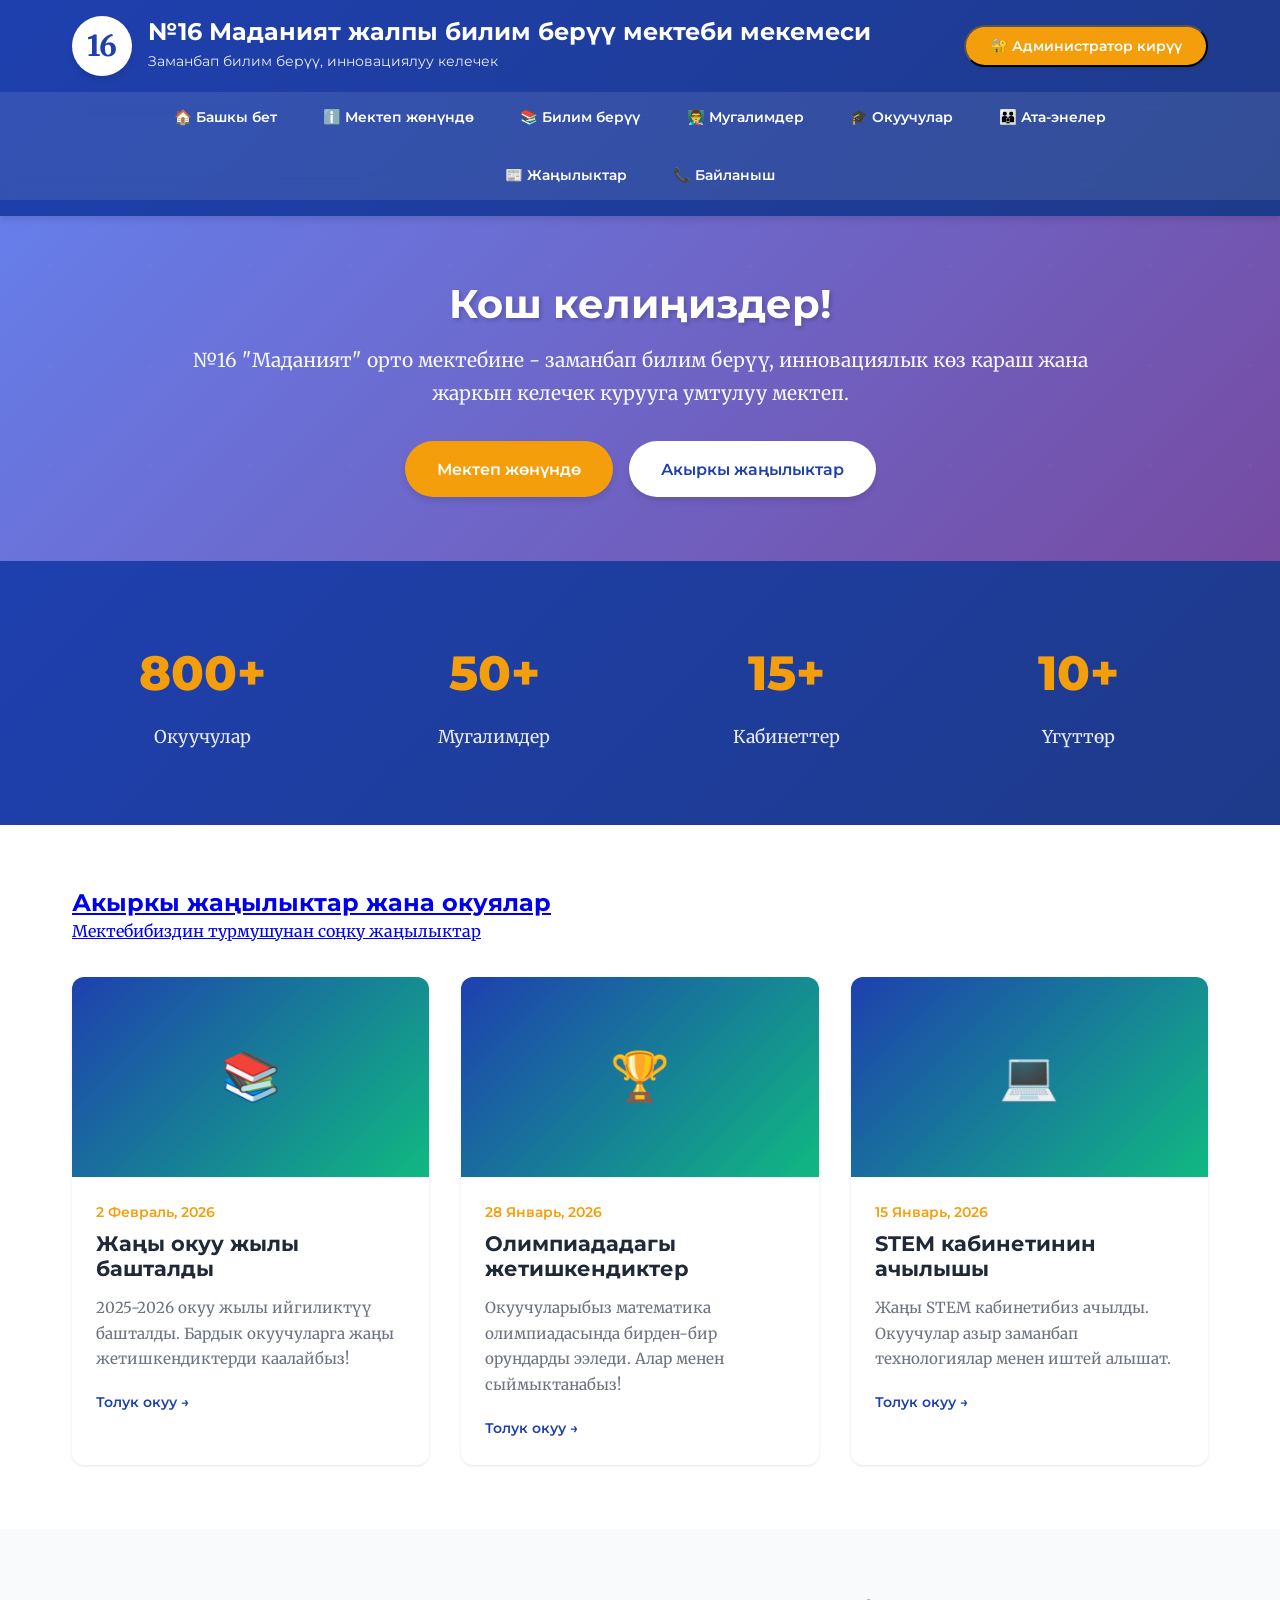
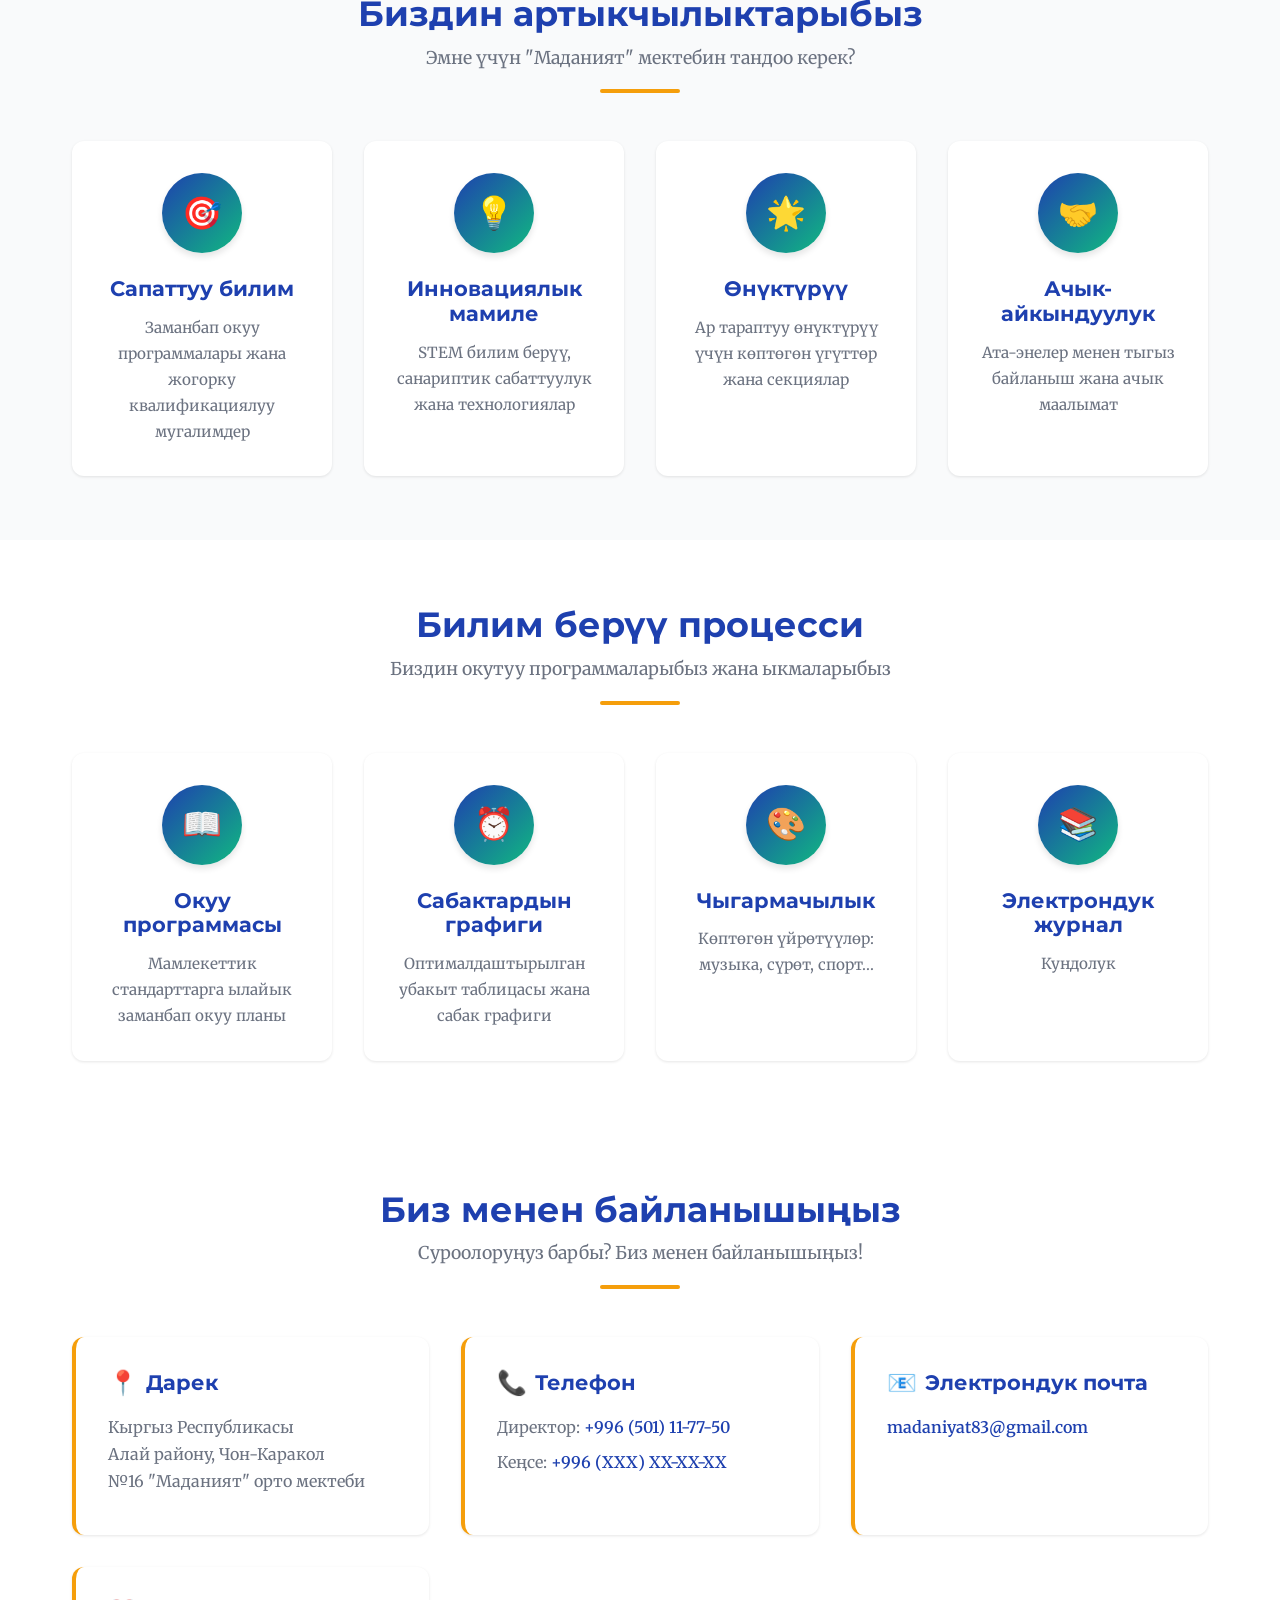
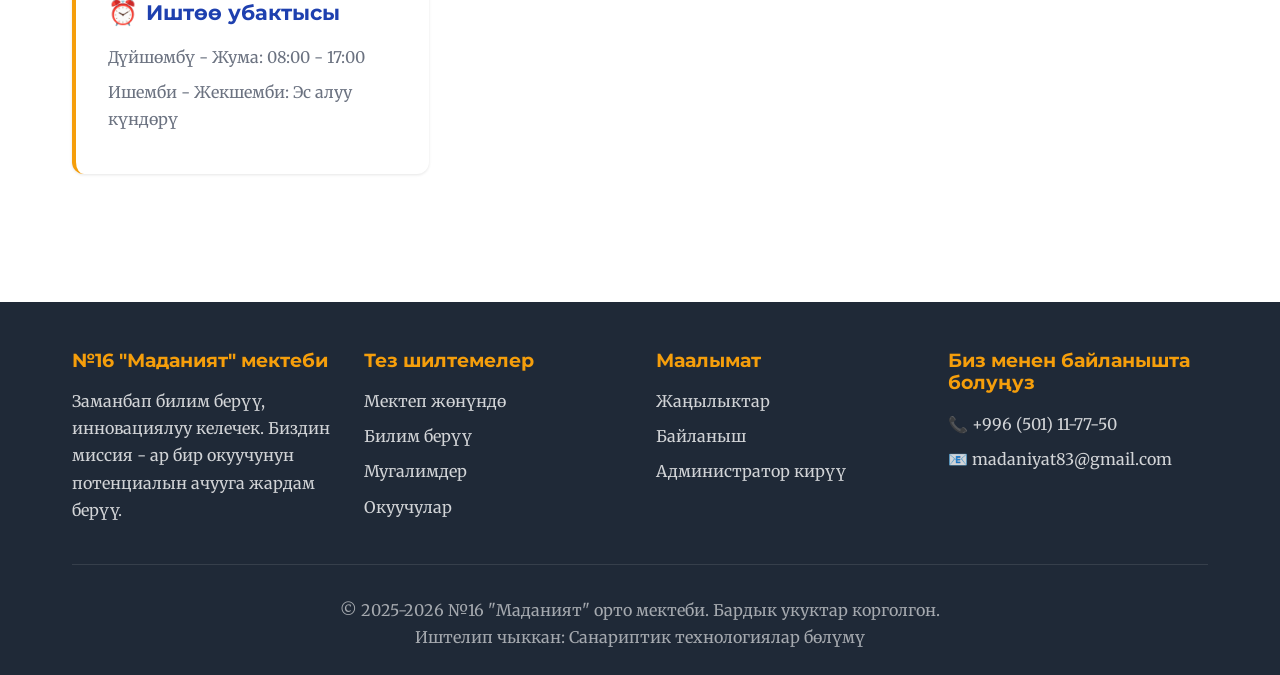
<file: index.html>
<!DOCTYPE html>
<html lang="ky">

<head> 
    <meta name="apple-mobile-web-app-capable" content="yes">
<meta name="apple-mobile-web-app-status-bar-style" content="black-translucent">
<meta name="apple-mobile-web-app-title" content="Сайттын Аты">
<link rel="apple-touch-icon" href="логотип.png">

    <meta charset="UTF-8">
    <meta name="viewport" content="width=device-width, initial-scale=1.0">
    <title>№16 "Маданият" орто мектеби - Расмий сайт</title>
    <link rel="stylesheet" href="./style.css">
    <link rel="preconnect" href="https://fonts.googleapis.com">
    <link rel="preconnect" href="https://fonts.gstatic.com" crossorigin>
    <link
        href="https://fonts.googleapis.com/css2?family=Montserrat:wght@400;600;700;800&family=Merriweather:wght@300;400;700&display=swap"
        rel="stylesheet">

</head>

<body>
    <!-- Header -->
    <header class="header">
        <div class="header-top">
            <div class="school-logo">
                <div class="logo-circle">16</div>
                <div class="school-name">
                    <h1>№16 Маданият жалпы билим берүү мектеби мекемеси</h1>
                    <p>Заманбап билим берүү, инновациялуу келечек</p>
                </div>
            </div>
            <button class="login-btn" onclick="openLoginModal()">🔐 Администратор кирүү</button>
        </div>
        <nav class="nav-container">
            <div class="nav">
                <ul>
                    <li><a href="#home">🏠 Башкы бет</a></li>
                    <li><a href="#about">ℹ️ Мектеп жөнүндө</a></li>
                    <li><a href="#education">📚 Билим берүү</a></li>
                    <li><a href="#teachers">👨‍🏫 Мугалимдер</a></li>
                    <li><a href="#students">🎓 Окуучулар</a></li>
                    <li><a href="#parents">👪 Ата-энелер</a></li>
                    <li><a href="#news">📰 Жаңылыктар</a></li>
                    <li><a href="https://wa.me/message/L3TUKZPZR35VJ1">📞 Байланыш</a></li>
                </ul>
            </div>
        </nav>
    </header>

    <!-- Login Modal -->
    <div class="modal" id="loginModal">
        <div class="modal-content">
            <div class="modal-header">
                <h2>🔐 Кирүү</h2>
                <button class="close-btn" onclick="closeLoginModal()">&times;</button>
            </div>
            <div class="error-message" id="errorMessage">
                ❌ Колдонуучу аты же пароль туура эмес!
            </div>
            <form onsubmit="handleLogin(event)">
                <div class="form-group">
                    <label for="username">Колдонуучу аты:</label>
                    <input type="text" id="username" name="username" required autocomplete="username">
                </div>
                <div class="form-group">
                    <label for="password">Пароль:</label>
                    <input type="password" id="password" name="password" required autocomplete="current-password">
                </div>
                <button type="submit" class="submit-btn">Кирүү</button>
            </form>
        </div>
    </div>

    <!-- Hero Section -->
    <section class="hero" id="home">
        <div class="hero-content">
            <h2>Кош келиңиздер!</h2>
            <p>№16 "Маданият" орто мектебине - заманбап билим берүү, инновациялык көз караш жана жаркын келечек курууга
                умтулуу мектеп.</p>
            <div class="cta-buttons">
                <a href="#about" class="btn btn-primary">Мектеп жөнүндө</a>
                <a href="#news" class="btn btn-secondary">Акыркы жаңылыктар</a>
            </div>
        </div>
    </section>

    <!-- Stats Section -->
    <section class="stats" id="statsSection">
        <div class="container">
            <div class="stats-grid" id="statsGrid">
                <div class="stat-item">
                    <div class="stat-number" data-stat="students">800+</div>
                    <div class="stat-label">Окуучулар</div>
                </div>
                <div class="stat-item">
                    <div class="stat-number" data-stat="teachers">50+</div>
                    <div class="stat-label">Мугалимдер</div>
                </div>
                <div class="stat-item">
                    <div class="stat-number" data-stat="classrooms">15+</div>
                    <div class="stat-label">Кабинеттер</div>
                </div>
                <div class="stat-item">
                    <div class="stat-number" data-stat="clubs">10+</div>
                    <div class="stat-label">Үгүттөр</div>
                </div>
            </div>
        </div>
    </section>

    <!-- News Section --> 
     <section class="section" id="news">
        <div class="container">
            <a href="./ddd/section-title.html">
                <h2>Акыркы жаңылыктар жана окуялар</h2>
                <p>Мектебибиздин турмушунан соңку жаңылыктар</p>
            </a>
             <div class="news-grid" id="newsGrid">
                <!-- <!- News will be loaded here  -->
            </div> 
        </div>
    </section>

    <!-- Features Section -->
    <section class="section features" id="about">
        <div class="container">
            <div class="section-title">
                <h2>Биздин артыкчылыктарыбыз</h2>
                <p>Эмне үчүн "Маданият" мектебин тандоо керек?</p>
            </div>
            <div class="features-grid">
                <a href="./ddd/sap.html" class="feature-card">
                    <div class="feature-icon">🎯</div>
                    <h3>Сапаттуу билим</h3>
                    <p>Заманбап окуу программалары жана жогорку квалификациялуу мугалимдер</p>
                </a>
                <a href="./ddd/ino.html" class="feature-card">
                    <div class="feature-icon">💡</div>
                    <h3>Инновациялык мамиле</h3>
                    <p>STEM билим берүү, санариптик сабаттуулук жана технологиялар</p>
                </a>
                <a href="./ddd/on.html" class="feature-card">
                    <div class="feature-icon">🌟</div>
                    <h3>Өнүктүрүү</h3>
                    <p>Ар тараптуу өнүктүрүү үчүн көптөгөн үгүттөр жана секциялар</p>
                </a>
                <a href="./ddd/as.html" class="feature-card">
                    <div class="feature-icon">🤝</div>
                    <h3>Ачык-айкындуулук</h3>
                    <p>Ата-энелер менен тыгыз байланыш жана ачык маалымат</p>
                </a>
            </div>
        </div>
    </section>

    <!-- Education Section -->
<section class="section" id="education">
    <div class="container">
        <div class="section-title">
            <h2>Билим берүү процесси</h2>
            <p>Биздин окутуу программаларыбыз жана ыкмаларыбыз</p>
        </div>

        <div class="features-grid">

            <a href="./ddd/section-title.html" class="feature-card">
                <div class="feature-icon">📖</div>
                <h3>Окуу программасы</h3>
                <p>Мамлекеттик стандарттарга ылайык заманбап окуу планы</p>
            </a>

            <a href="./ddd/fact.html" class="feature-card">
                <div class="feature-icon">⏰</div>
                <h3>Сабактардын графиги</h3>
                <p>Оптималдаштырылган убакыт таблицасы жана сабак графиги</p>
            </a>

            <a href="./ddd/gallery.html" class="feature-card">
                <div class="feature-icon">🎨</div>
                <h3>Чыгармачылык</h3>
                <p>Көптөгөн үйрөтүүлөр: музыка, сүрөт, спорт...</p>
            </a>

            <a href="./ddd/kun.html" class="feature-card">
                <div class="feature-icon">📚</div>
                <h3>Электрондук журнал</h3>
                <p>Кундолук</p>
            </a>

        </div>
    </div>
</section>


    <!-- Contact Section -->
    <section class="section" id="contact">
        <div class="container">
            <div class="section-title">
                <h2>Биз менен байланышыңыз</h2>
                <p>Суроолоруңуз барбы? Биз менен байланышыңыз!</p>
            </div>
            <div class="contact-grid">
                <div class="contact-card">
                    <h3><span class="contact-icon">📍</span> Дарек</h3>
                    <p>Кыргыз Республикасы<br>
                        Алай району, Чон-Каракол<br>
                        №16 "Маданият" орто мектеби</p>
                </div>
                <div class="contact-card">
                    <h3><span class="contact-icon">📞</span> Телефон</h3>
                    <p>Директор: <a href="tel:+996XXX">+996 (501) 11-77-50</a></p>
                    <p>Кеңсе: <a href="tel:+996XXX">+996 (XXX) XX-XX-XX</a></p>
                </div>
                <div class="contact-card">
                    <h3><span class="contact-icon">📧</span> Электрондук почта</h3>
                    <p><a href="https://madaniyat83@gmail.com">madaniyat83@gmail.com</a></p>
                    <!-- <p><a href="mailto:info@madaniyat.kg">info@madaniyat83.kg</a></p> -->
                </div>
                <div class="contact-card">
                    <h3><span class="contact-icon">⏰</span> Иштөө убактысы</h3>
                    <p>Дүйшөмбү - Жума: 08:00 - 17:00</p>
                    <p>Ишемби - Жекшемби: Эс алуу күндөрү</p>
                </div>
            </div>
        </div>
    </section>

    <!-- Footer -->
    <footer class="footer">
        <div class="container">
            <div class="footer-content">
                <div class="footer-section">
                    <h3>№16 "Маданият" мектеби</h3>
                    <p>Заманбап билим берүү, инновациялуу келечек. Биздин миссия - ар бир окуучунун потенциалын ачууга
                        жардам берүү.</p>
                </div>
                <div class="footer-section">
                    <h3>Тез шилтемелер</h3>
                    <a href="#about">Мектеп жөнүндө</a>
                    <a href="#education">Билим берүү</a>
                    <a href="#teachers">Мугалимдер</a>
                    <a href="#students">Окуучулар</a>
                </div>
                <div class="footer-section">
                    <h3>Маалымат</h3>
                    <a href="#news">Жаңылыктар</a>
                    <a href="https://wa.me/message/L3TUKZPZR35VJ1">Байланыш</a>
                    <a href="#" onclick="openLoginModal(); return false;">Администратор кирүү</a>
                </div>
                <div class="footer-section">
                    <h3>Биз менен байланышта болуңуз</h3>
                    <p>📞 +996 (501) 11-77-50</p>
                    <p>📧 madaniyat83@gmail.com</p>
                </div>
            </div>
            <div class="footer-bottom">
                <p>&copy; 2025-2026 №16 "Маданият" орто мектеби. Бардык укуктар корголгон.</p>
                <p>Иштелип чыккан: Санариптик технологиялар бөлүмү</p>
            </div>
        </div>
    </footer>

    <script src="data.js"></script>
   <script src="./script.js"></script>
</body>

</html>
</file>
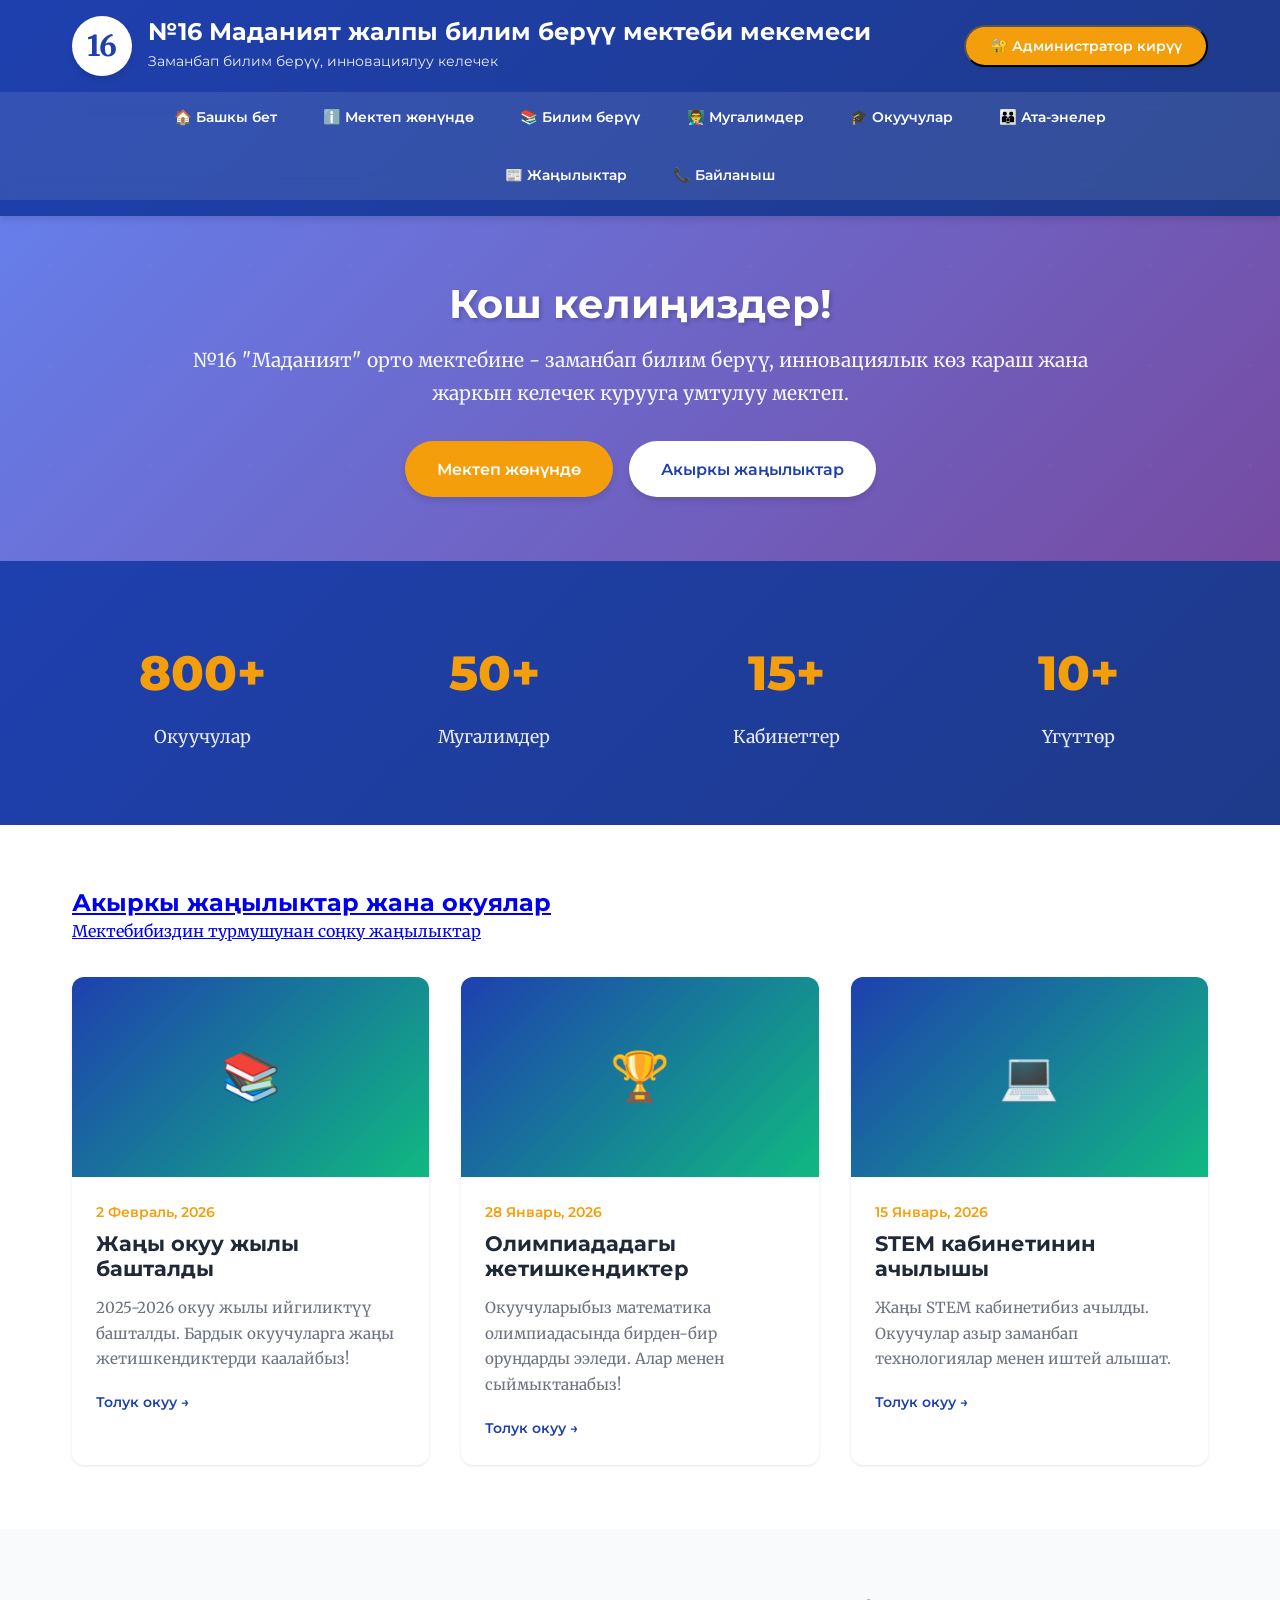
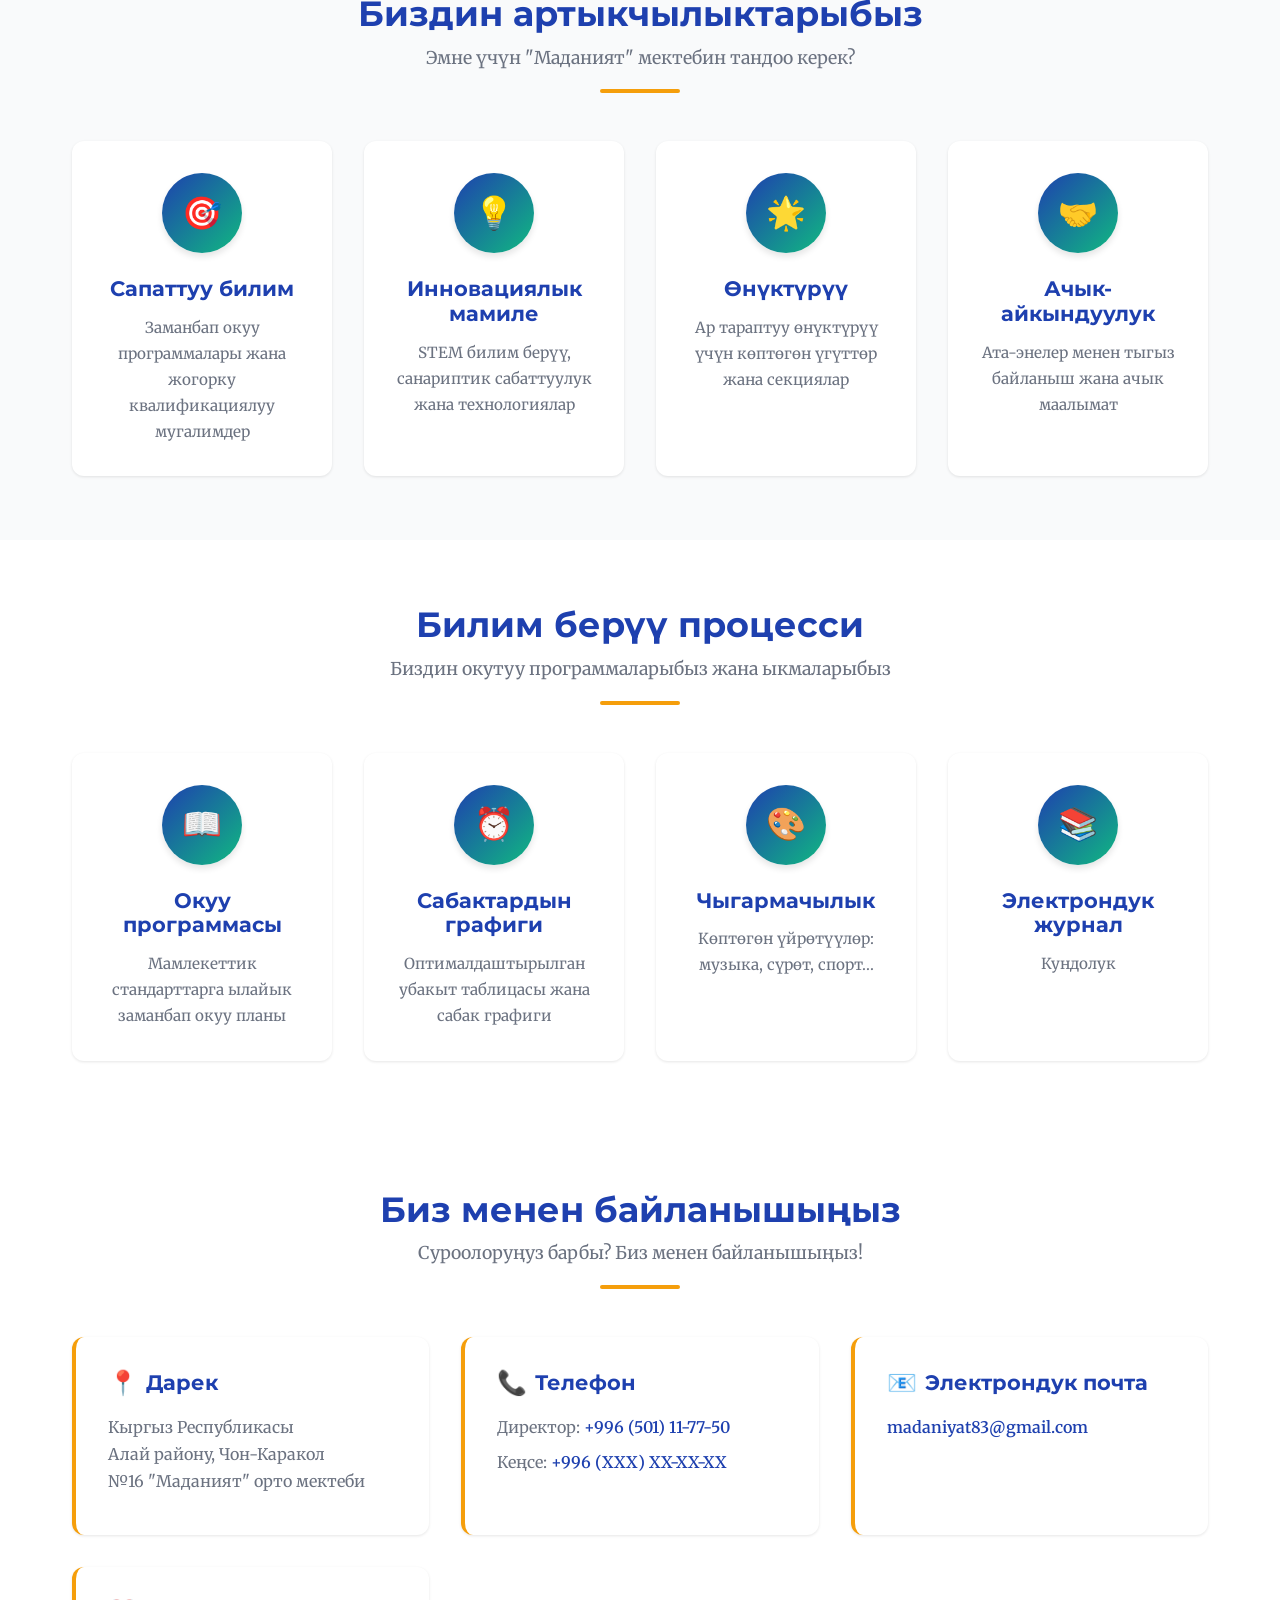
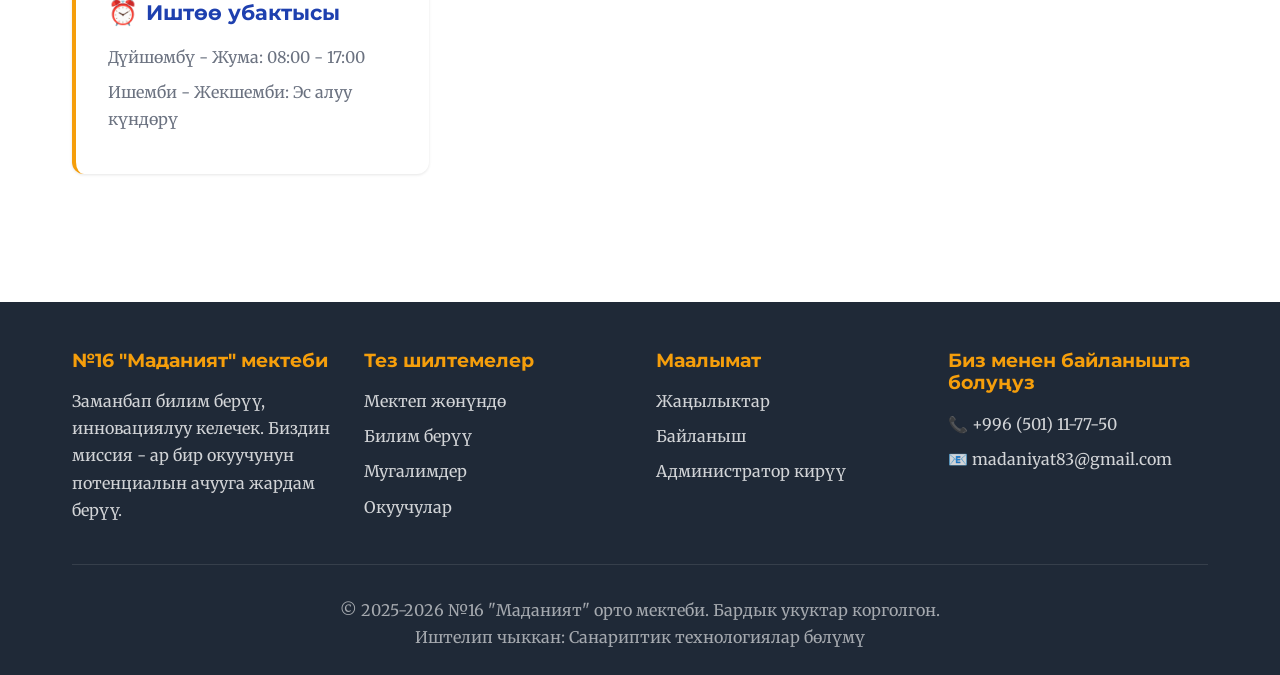
<file: admin.html>
<!DOCTYPE html>
<html lang="ky">
<head>
    <meta charset="UTF-8">
    <meta name="viewport" content="width=device-width, initial-scale=1.0">
    <title>Администратордук панель - №16 "Маданият"</title>
    <link rel="preconnect" href="https://fonts.googleapis.com">
    <link rel="preconnect" href="https://fonts.gstatic.com" crossorigin>
    <link href="https://fonts.googleapis.com/css2?family=Montserrat:wght@400;600;700;800&family=Merriweather:wght@300;400;700&display=swap" rel="stylesheet">
    <style>
        :root {
            --primary: #1e40af;
            --primary-dark: #1e3a8a;
            --secondary: #f59e0b;
            --accent: #10b981;
            --danger: #dc2626;
            --text-dark: #1f2937;
            --text-light: #6b7280;
            --bg-light: #f9fafb;
            --bg-white: #ffffff;
            --border: #e5e7eb;
            --shadow-sm: 0 1px 3px rgba(0, 0, 0, 0.1);
            --shadow-md: 0 4px 6px rgba(0, 0, 0, 0.1);
            --shadow-lg: 0 10px 25px rgba(0, 0, 0, 0.15);
        }

        * {
            margin: 0;
            padding: 0;
            box-sizing: border-box;
        }

        body {
            font-family: 'Merriweather', serif;
            background: var(--bg-light);
            color: var(--text-dark);
        }

        h1, h2, h3, h4, h5, h6 {
            font-family: 'Montserrat', sans-serif;
            font-weight: 700;
        }

        /* Header */
        .admin-header {
            background: linear-gradient(135deg, var(--primary) 0%, var(--primary-dark) 100%);
            color: white;
            padding: 1.5rem 2rem;
            box-shadow: var(--shadow-md);
        }

        .admin-header-content {
            max-width: 1400px;
            margin: 0 auto;
            display: flex;
            justify-content: space-between;
            align-items: center;
        }

        .admin-title h1 {
            font-size: 1.8rem;
            margin-bottom: 0.3rem;
        }

        .admin-title p {
            opacity: 0.9;
            font-size: 0.95rem;
        }

        .admin-actions {
            display: flex;
            gap: 1rem;
            align-items: center;
        }

        .user-info {
            background: rgba(255, 255, 255, 0.15);
            padding: 0.6rem 1.2rem;
            border-radius: 25px;
            font-family: 'Montserrat', sans-serif;
            font-weight: 600;
        }

        .btn {
            padding: 0.7rem 1.5rem;
            border-radius: 8px;
            text-decoration: none;
            font-family: 'Montserrat', sans-serif;
            font-weight: 600;
            font-size: 0.95rem;
            transition: all 0.3s ease;
            display: inline-block;
            border: none;
            cursor: pointer;
        }

        .btn-white {
            background: white;
            color: var(--primary);
        }

        .btn-white:hover {
            transform: translateY(-2px);
            box-shadow: var(--shadow-md);
        }

        .btn-danger {
            background: var(--danger);
            color: white;
        }

        .btn-danger:hover {
            background: #b91c1c;
        }

        .btn-primary {
            background: var(--primary);
            color: white;
        }

        .btn-primary:hover {
            background: var(--primary-dark);
        }

        .btn-success {
            background: var(--accent);
            color: white;
        }

        .btn-success:hover {
            background: #059669;
        }

        .btn-secondary {
            background: var(--secondary);
            color: white;
        }

        .btn-secondary:hover {
            background: #d97706;
        }

        /* Main Content */
        .admin-container {
            max-width: 1400px;
            margin: 2rem auto;
            padding: 0 2rem;
        }

        .admin-grid {
            display: grid;
            grid-template-columns: repeat(auto-fit, minmax(350px, 1fr));
            gap: 2rem;
            margin-bottom: 2rem;
        }

        .admin-card {
            background: white;
            padding: 2rem;
            border-radius: 12px;
            box-shadow: var(--shadow-sm);
        }

        .admin-card h2 {
            color: var(--primary);
            margin-bottom: 1.5rem;
            font-size: 1.5rem;
            display: flex;
            align-items: center;
            gap: 0.5rem;
        }

        .form-group {
            margin-bottom: 1.5rem;
        }

        .form-group label {
            display: block;
            margin-bottom: 0.5rem;
            font-weight: 600;
            color: var(--text-dark);
            font-family: 'Montserrat', sans-serif;
            font-size: 0.95rem;
        }

        .form-group input,
        .form-group textarea {
            width: 100%;
            padding: 0.8rem;
            border: 2px solid var(--border);
            border-radius: 8px;
            font-size: 1rem;
            transition: border-color 0.3s ease;
            font-family: 'Merriweather', serif;
        }

        .form-group input:focus,
        .form-group textarea:focus {
            outline: none;
            border-color: var(--primary);
        }

        .form-group textarea {
            min-height: 100px;
            resize: vertical;
        }

        .stats-grid {
            display: grid;
            grid-template-columns: repeat(2, 1fr);
            gap: 1rem;
        }

        /* News Management */
        .news-list {
            margin-top: 1rem;
        }

        .news-item {
            background: var(--bg-light);
            padding: 1.5rem;
            border-radius: 8px;
            margin-bottom: 1rem;
            border-left: 4px solid var(--secondary);
        }

        .news-item-header {
            display: flex;
            justify-content: space-between;
            align-items: start;
            margin-bottom: 1rem;
        }

        .news-item-header h3 {
            font-size: 1.2rem;
            color: var(--text-dark);
            flex: 1;
        }

        .news-item-actions {
            display: flex;
            gap: 0.5rem;
        }

        .btn-small {
            padding: 0.4rem 0.8rem;
            font-size: 0.85rem;
        }

        .news-item-date {
            color: var(--secondary);
            font-weight: 600;
            font-size: 0.85rem;
            margin-bottom: 0.5rem;
        }

        .news-item-desc {
            color: var(--text-light);
            line-height: 1.6;
        }

        /* Success Message */
        .success-message {
            background: #d1fae5;
            color: #065f46;
            padding: 1rem;
            border-radius: 8px;
            margin-bottom: 1rem;
            display: none;
            font-weight: 600;
            animation: slideDown 0.3s ease;
        }

        .success-message.active {
            display: block;
        }

        @keyframes slideDown {
            from {
                opacity: 0;
                transform: translateY(-10px);
            }
            to {
                opacity: 1;
                transform: translateY(0);
            }
        }

        /* Modal */
        .modal {
            display: none;
            position: fixed;
            top: 0;
            left: 0;
            width: 100%;
            height: 100%;
            background: rgba(0, 0, 0, 0.7);
            z-index: 2000;
            justify-content: center;
            align-items: center;
        }

        .modal.active {
            display: flex;
        }

        .modal-content {
            background: white;
            padding: 2.5rem;
            border-radius: 15px;
            width: 90%;
            max-width: 600px;
            box-shadow: var(--shadow-lg);
            max-height: 90vh;
            overflow-y: auto;
        }

        .modal-header {
            display: flex;
            justify-content: space-between;
            align-items: center;
            margin-bottom: 2rem;
        }

        .modal-header h2 {
            color: var(--primary);
            font-size: 1.8rem;
        }

        .close-btn {
            background: none;
            border: none;
            font-size: 2rem;
            color: var(--text-light);
            cursor: pointer;
            transition: color 0.3s ease;
        }

        .close-btn:hover {
            color: var(--primary);
        }

        /* Responsive */
        @media (max-width: 768px) {
            .admin-header-content {
                flex-direction: column;
                gap: 1rem;
            }

            .admin-actions {
                flex-direction: column;
                width: 100%;
            }

            .admin-actions .btn {
                width: 100%;
            }

            .admin-grid {
                grid-template-columns: 1fr;
            }

            .stats-grid {
                grid-template-columns: 1fr;
            }
        }
    </style>
</head>
<body>
    <!-- Header -->
    <header class="admin-header">
        <div class="admin-header-content">
            <div class="admin-title">
                <h1>⚙️ Администратордук панель</h1>
                <p>№16 "Маданият" орто мектеби - Контент башкаруу системасы</p>
            </div>
            <div class="admin-actions">
                <div class="user-info" id="userInfo">👤 Колдонуучу</div>
                <a href="index.html" class="btn btn-white">🏠 Башкы бетке</a>
                <button class="btn btn-danger" onclick="logout()">🚪 Чыгуу</button>
            </div>
        </div>
    </header>

    <!-- Main Content -->
    <div class="admin-container">
        <div class="success-message" id="successMessage">
            ✅ Өзгөртүүлөр ийгиликтүү сакталды!
        </div>

        <div class="admin-grid">
            <!-- Statistics Editor -->
            <div class="admin-card">
                <h2>📊 Статистиканы өзгөртүү</h2>
                <form id="statsForm" onsubmit="updateStats(event)">
                    <div class="stats-grid">
                        <div class="form-group">
                            <label for="students">Окуучулар:</label>
                            <input type="text" id="students" name="students" required>
                        </div>
                        <div class="form-group">
                            <label for="teachers">Мугалимдер:</label>
                            <input type="text" id="teachers" name="teachers" required>
                        </div>
                        <div class="form-group">
                            <label for="classrooms">Кабинеттер:</label>
                            <input type="text" id="classrooms" name="classrooms" required>
                        </div>
                        <div class="form-group">
                            <label for="clubs">Үгүттөр:</label>
                            <input type="text" id="clubs" name="clubs" required>
                        </div>
                    </div>
                    <button type="submit" class="btn btn-success" style="width: 100%;">
                        💾 Сактоо
                    </button>
                </form>
            </div>

            <!-- Add News -->
            <div class="admin-card">
                <h2>➕ Жаңы жаңылык кошуу</h2>
                <form id="addNewsForm" onsubmit="addNews(event)">
                    <div class="form-group">
                        <label for="newsIcon">Иконка (emoji):</label>
                        <input type="text" id="newsIcon" name="newsIcon" placeholder="📰" maxlength="2" required>
                    </div>
                    <div class="form-group">
                        <label for="newsDate">Дата:</label>
                        <input type="text" id="newsDate" name="newsDate" placeholder="4 Февраль, 2026" required>
                    </div>
                    <div class="form-group">
                        <label for="newsTitle">Аталышы:</label>
                        <input type="text" id="newsTitle" name="newsTitle" required>
                    </div>
                    <div class="form-group">
                        <label for="newsDescription">Сүрөттөмө:</label>
                        <textarea id="newsDescription" name="newsDescription" required></textarea>
                    </div>
                    <button type="submit" class="btn btn-success" style="width: 100%;">
                        ➕ Кошуу
                    </button>
                </form>
            </div>
        </div>

        <!-- News List -->
        <div class="admin-card">
            <h2>📰 Жаңылыктарды башкаруу</h2>
            <div class="news-list" id="newsList">
                <!-- News items will be loaded here -->
            </div>
        </div>
    </div>

    <!-- Edit News Modal -->
    <div class="modal" id="editNewsModal">
        <div class="modal-content">
            <div class="modal-header">
                <h2>✏️ Жаңылыкты өзгөртүү</h2>
                <button class="close-btn" onclick="closeEditModal()">&times;</button>
            </div>
            <form id="editNewsForm" onsubmit="saveEditedNews(event)">
                <input type="hidden" id="editNewsId">
                <div class="form-group">
                    <label for="editNewsIcon">Иконка (emoji):</label>
                    <input type="text" id="editNewsIcon" name="editNewsIcon" maxlength="2" required>
                </div>
                <div class="form-group">
                    <label for="editNewsDate">Дата:</label>
                    <input type="text" id="editNewsDate" name="editNewsDate" required>
                </div>
                <div class="form-group">
                    <label for="editNewsTitle">Аталышы:</label>
                    <input type="text" id="editNewsTitle" name="editNewsTitle" required>
                </div>
                <div class="form-group">
                    <label for="editNewsDescription">Сүрөттөмө:</label>
                    <textarea id="editNewsDescription" name="editNewsDescription" required></textarea>
                </div>
                <button type="submit" class="btn btn-success" style="width: 100%;">
                    💾 Сактоо
                </button>
            </form>
        </div>
    </div>

    <script src="data.js"></script>
    <script src="admin.js"></script>
</body>
</html>
</file>
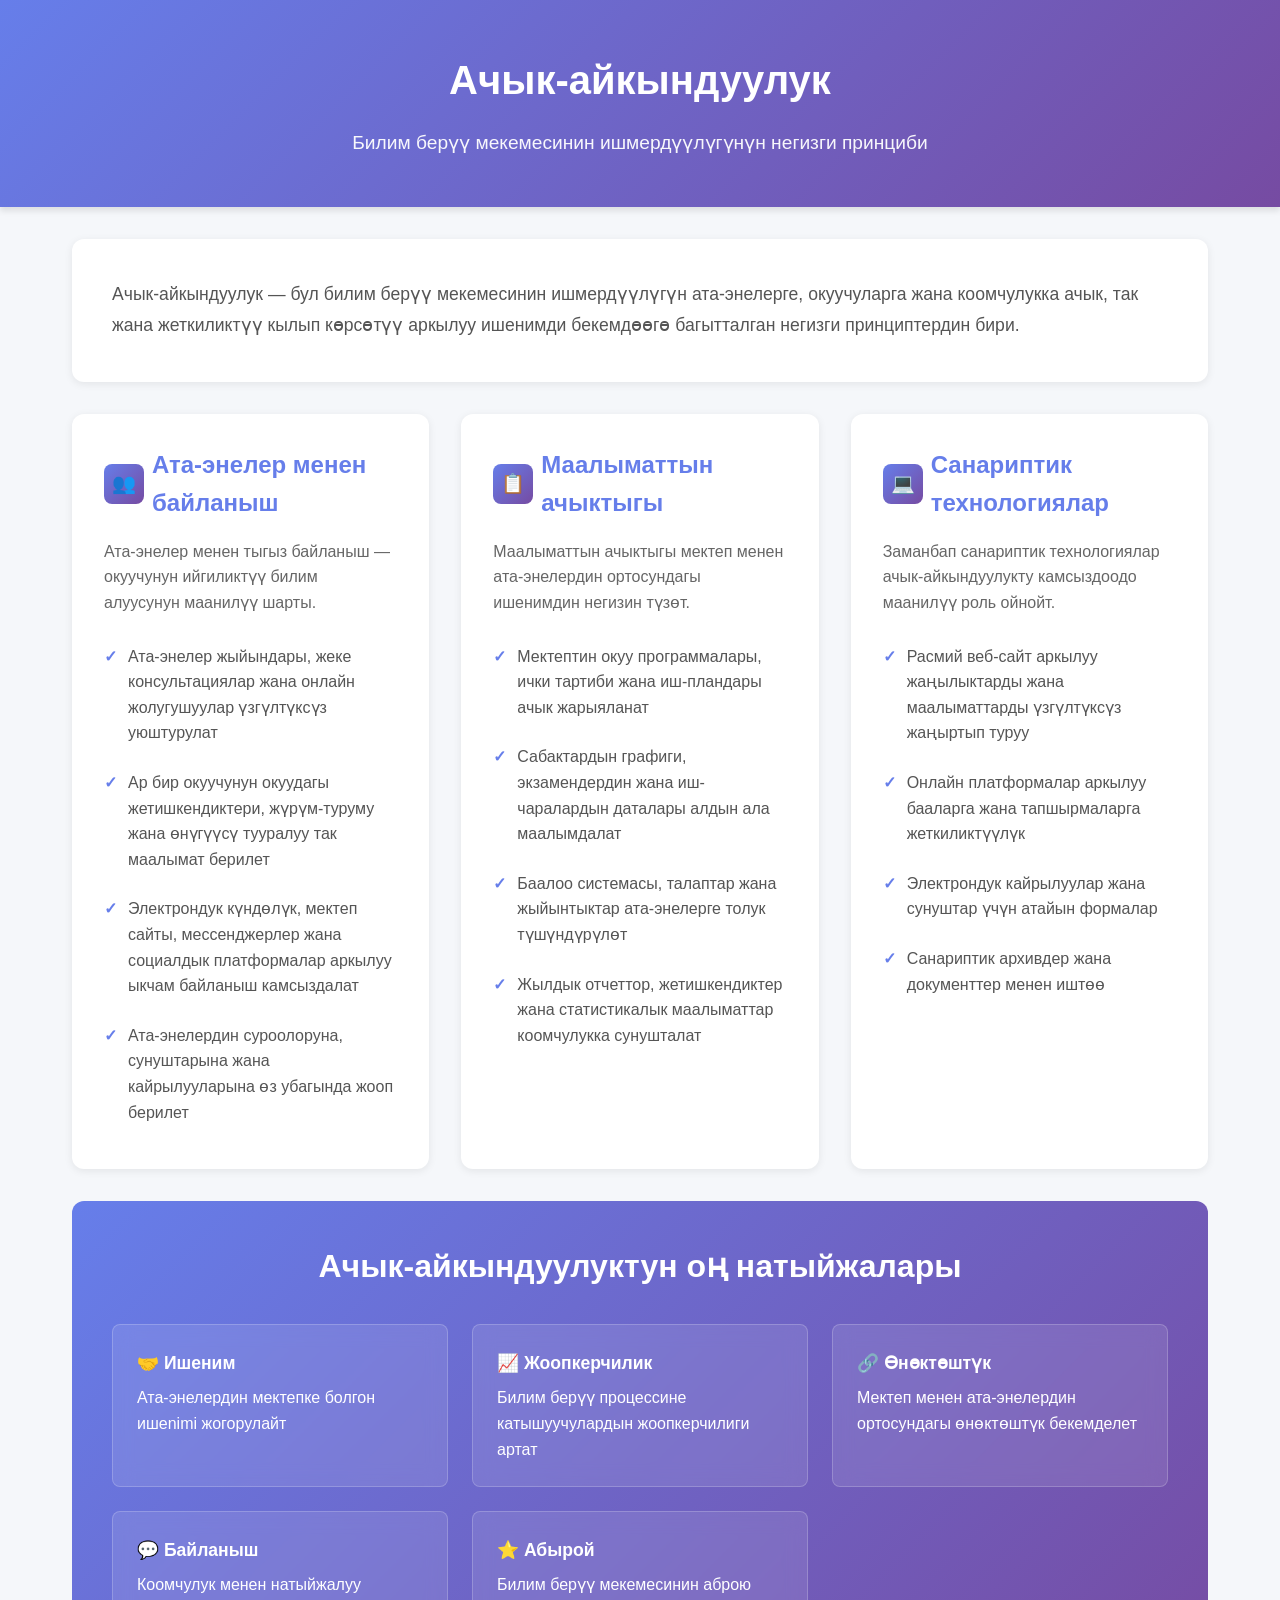
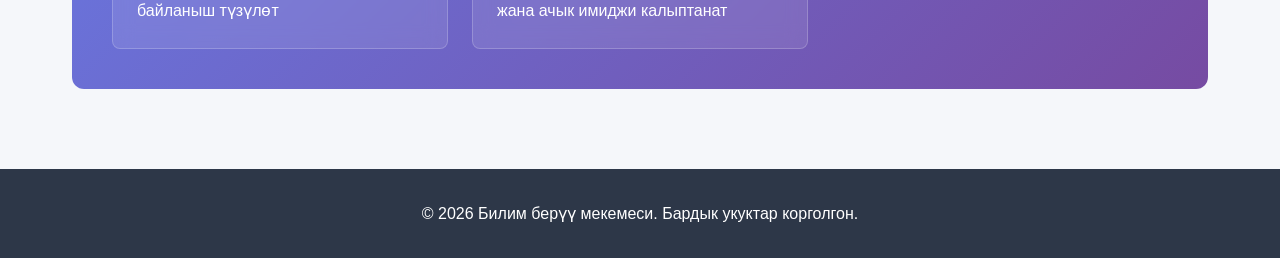
<file: ddd/as.html>
<!DOCTYPE html>
<html lang="ky">
<head>
    <meta charset="UTF-8">
    <meta name="viewport" content="width=device-width, initial-scale=1.0">
    <title>Ачык-айкындуулук - Билим берүү мекемеси</title>
    <style>
        * {
            margin: 0;
            padding: 0;
            box-sizing: border-box;
        }

        body {
            font-family: 'Segoe UI', Tahoma, Geneva, Verdana, sans-serif;
            line-height: 1.6;
            color: #333;
            background: #f5f7fa;
        }

        .header {
            background: linear-gradient(135deg, #667eea 0%, #764ba2 100%);
            color: white;
            padding: 3rem 2rem;
            text-align: center;
            box-shadow: 0 4px 6px rgba(0,0,0,0.1);
        }

        .header h1 {
            font-size: 2.5rem;
            margin-bottom: 1rem;
            font-weight: 700;
        }

        .header p {
            font-size: 1.2rem;
            max-width: 800px;
            margin: 0 auto;
            opacity: 0.95;
        }

        .container {
            max-width: 1200px;
            margin: 0 auto;
            padding: 2rem;
        }

        .intro-section {
            background: white;
            padding: 2.5rem;
            border-radius: 12px;
            box-shadow: 0 2px 8px rgba(0,0,0,0.08);
            margin-bottom: 2rem;
        }

        .intro-section p {
            font-size: 1.1rem;
            color: #555;
            line-height: 1.8;
        }

        .sections-grid {
            display: grid;
            grid-template-columns: repeat(auto-fit, minmax(300px, 1fr));
            gap: 2rem;
            margin-bottom: 2rem;
        }

        .section-card {
            background: white;
            padding: 2rem;
            border-radius: 12px;
            box-shadow: 0 2px 8px rgba(0,0,0,0.08);
            transition: transform 0.3s ease, box-shadow 0.3s ease;
        }

        .section-card:hover {
            transform: translateY(-5px);
            box-shadow: 0 4px 16px rgba(0,0,0,0.15);
        }

        .section-card h2 {
            color: #667eea;
            margin-bottom: 1rem;
            font-size: 1.5rem;
            display: flex;
            align-items: center;
            gap: 0.5rem;
        }

        .icon {
            width: 40px;
            height: 40px;
            background: linear-gradient(135deg, #667eea 0%, #764ba2 100%);
            border-radius: 8px;
            display: flex;
            align-items: center;
            justify-content: center;
            color: white;
            font-size: 1.2rem;
            flex-shrink: 0;
        }

        .section-card ul {
            list-style: none;
            margin-top: 1rem;
        }

        .section-card li {
            padding: 0.75rem 0;
            padding-left: 1.5rem;
            position: relative;
            color: #555;
        }

        .section-card li:before {
            content: "✓";
            position: absolute;
            left: 0;
            color: #667eea;
            font-weight: bold;
        }

        .section-card p {
            color: #666;
            margin-bottom: 0.5rem;
        }

        .results-section {
            background: linear-gradient(135deg, #667eea 0%, #764ba2 100%);
            color: white;
            padding: 2.5rem;
            border-radius: 12px;
            margin-top: 2rem;
        }

        .results-section h2 {
            text-align: center;
            margin-bottom: 2rem;
            font-size: 2rem;
        }

        .results-grid {
            display: grid;
            grid-template-columns: repeat(auto-fit, minmax(250px, 1fr));
            gap: 1.5rem;
        }

        .result-item {
            background: rgba(255,255,255,0.1);
            padding: 1.5rem;
            border-radius: 8px;
            backdrop-filter: blur(10px);
            border: 1px solid rgba(255,255,255,0.2);
        }

        .result-item h3 {
            margin-bottom: 0.5rem;
            font-size: 1.1rem;
        }

        footer {
            background: #2d3748;
            color: white;
            text-align: center;
            padding: 2rem;
            margin-top: 3rem;
        }

        @media (max-width: 768px) {
            .header h1 {
                font-size: 2rem;
            }

            .header p {
                font-size: 1rem;
            }

            .sections-grid {
                grid-template-columns: 1fr;
            }

            .container {
                padding: 1rem;
            }
        }
    </style>
</head>
<body>
    <header class="header">
        <h1>Ачык-айкындуулук</h1>
        <p>Билим берүү мекемесинин ишмердүүлүгүнүн негизги принциби</p>
    </header>

    <div class="container">
        <div class="intro-section">
            <p>
                Ачык-айкындуулук — бул билим берүү мекемесинин ишмердүүлүгүн ата-энелерге, окуучуларга жана 
                коомчулукка ачык, так жана жеткиликтүү кылып көрсөтүү аркылуу ишенимди бекемдөөгө багытталган 
                негизги принциптердин бири.
            </p>
        </div>

        <div class="sections-grid">
            <div class="section-card">
                <h2>
                    <div class="icon">👥</div>
                    Ата-энелер менен байланыш
                </h2>
                <p>Ата-энелер менен тыгыз байланыш — окуучунун ийгиликтүү билим алуусунун маанилүү шарты.</p>
                <ul>
                    <li>Ата-энелер жыйындары, жеке консультациялар жана онлайн жолугушуулар үзгүлтүксүз уюштурулат</li>
                    <li>Ар бир окуучунун окуудагы жетишкендиктери, жүрүм-туруму жана өнүгүүсү тууралуу так маалымат берилет</li>
                    <li>Электрондук күндөлүк, мектеп сайты, мессенджерлер жана социалдык платформалар аркылуу ыкчам байланыш камсыздалат</li>
                    <li>Ата-энелердин суроолоруна, сунуштарына жана кайрылууларына өз убагында жооп берилет</li>
                </ul>
            </div>

            <div class="section-card">
                <h2>
                    <div class="icon">📋</div>
                    Маалыматтын ачыктыгы
                </h2>
                <p>Маалыматтын ачыктыгы мектеп менен ата-энелердин ортосундагы ишенимдин негизин түзөт.</p>
                <ul>
                    <li>Мектептин окуу программалары, ички тартиби жана иш-пландары ачык жарыяланат</li>
                    <li>Сабактардын графиги, экзамендердин жана иш-чаралардын даталары алдын ала маалымдалат</li>
                    <li>Баалоо системасы, талаптар жана жыйынтыктар ата-энелерге толук түшүндүрүлөт</li>
                    <li>Жылдык отчеттор, жетишкендиктер жана статистикалык маалыматтар коомчулукка сунушталат</li>
                </ul>
            </div>

            <div class="section-card">
                <h2>
                    <div class="icon">💻</div>
                    Санариптик технологиялар
                </h2>
                <p>Заманбап санариптик технологиялар ачык-айкындуулукту камсыздоодо маанилүү роль ойнойт.</p>
                <ul>
                    <li>Расмий веб-сайт аркылуу жаңылыктарды жана маалыматтарды үзгүлтүксүз жаңыртып туруу</li>
                    <li>Онлайн платформалар аркылуу бааларга жана тапшырмаларга жеткиликтүүлүк</li>
                    <li>Электрондук кайрылуулар жана сунуштар үчүн атайын формалар</li>
                    <li>Санариптик архивдер жана документтер менен иштөө</li>
                </ul>
            </div>
        </div>

        <div class="results-section">
            <h2>Ачык-айкындуулуктун оң натыйжалары</h2>
            <div class="results-grid">
                <div class="result-item">
                    <h3>🤝 Ишеним</h3>
                    <p>Ата-энелердин мектепке болгон ишеnimi жогорулайт</p>
                </div>
                <div class="result-item">
                    <h3>📈 Жоопкерчилик</h3>
                    <p>Билим берүү процессине катышуучулардын жоопкерчилиги артат</p>
                </div>
                <div class="result-item">
                    <h3>🔗 Өнөктөштүк</h3>
                    <p>Мектеп менен ата-энелердин ортосундагы өнөктөштүк бекемделет</p>
                </div>
                <div class="result-item">
                    <h3>💬 Байланыш</h3>
                    <p>Коомчулук менен натыйжалуу байланыш түзүлөт</p>
                </div>
                <div class="result-item">
                    <h3>⭐ Абырой</h3>
                    <p>Билим берүү мекемесинин аброю жана ачык имиджи калыптанат</p>
                </div>
            </div>
        </div>
    </div>

    <footer>
        <p>&copy; 2026 Билим берүү мекемеси. Бардык укуктар корголгон.</p>
    </footer>
</body>
</html>
</file>
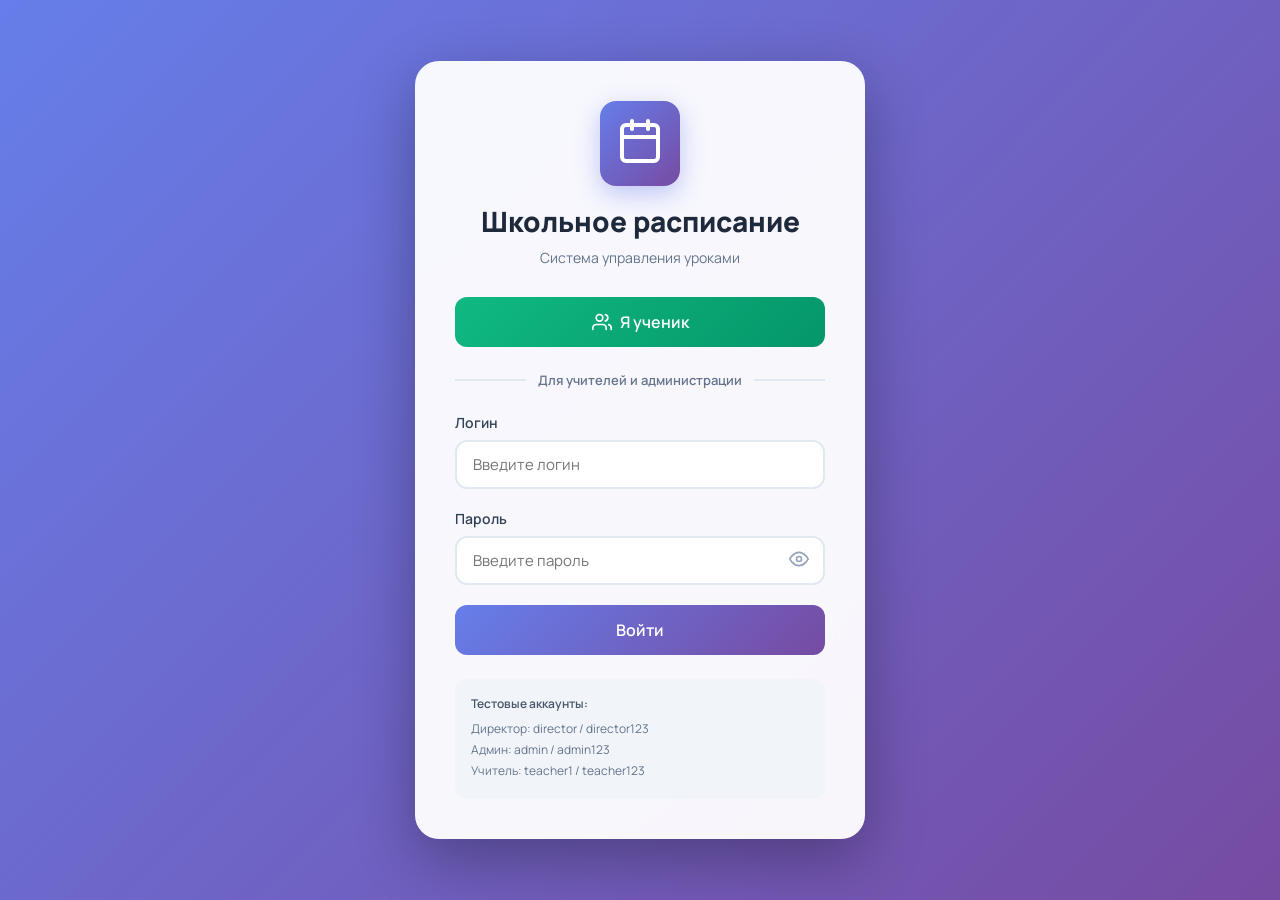
<file: ddd/fact.html>
<!DOCTYPE html>
<html lang="ru">
<head>
    <meta charset="UTF-8">
    <meta name="viewport" content="width=device-width, initial-scale=1.0">
    <title>Школьное расписание</title>
    <style>
        @import url('https://fonts.googleapis.com/css2?family=Manrope:wght@400;500;600;700;800&family=JetBrains+Mono:wght@400;500;600&display=swap');
        
        * {
            margin: 0;
            padding: 0;
            box-sizing: border-box;
            font-family: 'Manrope', -apple-system, BlinkMacSystemFont, sans-serif;
        }
        
        .mono {
            font-family: 'JetBrains Mono', monospace;
        }
        
        body {
            background: linear-gradient(135deg, #f5f7fa 0%, #c3cfe2 100%);
            min-height: 100vh;
        }
        
        .hidden {
            display: none !important;
        }
        
        /* Animations */
        @keyframes slideUp {
            from {
                opacity: 0;
                transform: translateY(20px);
            }
            to {
                opacity: 1;
                transform: translateY(0);
            }
        }
        
        @keyframes fadeIn {
            from { opacity: 0; }
            to { opacity: 1; }
        }
        
        @keyframes scaleIn {
            from {
                opacity: 0;
                transform: scale(0.95);
            }
            to {
                opacity: 1;
                transform: scale(1);
            }
        }
        
        .animate-slide-up {
            animation: slideUp 0.4s ease-out;
        }
        
        .animate-fade-in {
            animation: fadeIn 0.3s ease-out;
        }
        
        .animate-scale-in {
            animation: scaleIn 0.3s ease-out;
        }
        
        /* Login Page */
        .login-page {
            min-height: 100vh;
            background: linear-gradient(135deg, #667eea 0%, #764ba2 100%);
            display: flex;
            align-items: center;
            justify-content: center;
            padding: 20px;
        }
        
        .login-container {
            background: rgba(255, 255, 255, 0.95);
            backdrop-filter: blur(12px);
            border-radius: 24px;
            padding: 40px;
            max-width: 450px;
            width: 100%;
            box-shadow: 0 20px 60px rgba(0, 0, 0, 0.3);
        }
        
        .login-header {
            text-align: center;
            margin-bottom: 30px;
        }
        
        .login-icon {
            display: inline-block;
            padding: 16px;
            background: linear-gradient(135deg, #667eea 0%, #764ba2 100%);
            border-radius: 16px;
            margin-bottom: 16px;
            box-shadow: 0 8px 24px rgba(102, 126, 234, 0.4);
        }
        
        .login-icon svg {
            width: 48px;
            height: 48px;
            stroke: white;
            fill: none;
            stroke-width: 2;
        }
        
        h1 {
            font-size: 28px;
            font-weight: 800;
            color: #1e293b;
            margin-bottom: 8px;
        }
        
        .subtitle {
            color: #64748b;
            font-size: 14px;
        }
        
        .btn-primary {
            width: 100%;
            padding: 14px;
            background: linear-gradient(135deg, #10b981 0%, #059669 100%);
            color: white;
            border: none;
            border-radius: 12px;
            font-size: 16px;
            font-weight: 600;
            cursor: pointer;
            transition: all 0.3s;
            margin-bottom: 20px;
            display: flex;
            align-items: center;
            justify-content: center;
            gap: 8px;
        }
        
        .btn-primary:hover {
            transform: translateY(-2px);
            box-shadow: 0 8px 24px rgba(16, 185, 129, 0.4);
        }
        
        .divider {
            display: flex;
            align-items: center;
            text-align: center;
            margin: 24px 0;
        }
        
        .divider::before,
        .divider::after {
            content: '';
            flex: 1;
            border-bottom: 2px solid #e2e8f0;
        }
        
        .divider span {
            padding: 0 12px;
            color: #64748b;
            font-size: 13px;
            font-weight: 600;
        }
        
        .form-group {
            margin-bottom: 20px;
        }
        
        label {
            display: block;
            font-size: 14px;
            font-weight: 600;
            color: #334155;
            margin-bottom: 8px;
        }
        
        input, select, textarea {
            width: 100%;
            padding: 12px 16px;
            border: 2px solid #e2e8f0;
            border-radius: 12px;
            font-size: 15px;
            transition: all 0.3s;
            background: white;
        }
        
        input:focus, select:focus, textarea:focus {
            outline: none;
            border-color: #667eea;
            box-shadow: 0 0 0 3px rgba(102, 126, 234, 0.1);
        }
        
        .password-input {
            position: relative;
        }
        
        .password-toggle {
            position: absolute;
            right: 12px;
            top: 50%;
            transform: translateY(-50%);
            background: none;
            border: none;
            cursor: pointer;
            color: #94a3b8;
            padding: 4px;
        }
        
        .btn-login {
            width: 100%;
            padding: 14px;
            background: linear-gradient(135deg, #667eea 0%, #764ba2 100%);
            color: white;
            border: none;
            border-radius: 12px;
            font-size: 16px;
            font-weight: 600;
            cursor: pointer;
            transition: all 0.3s;
        }
        
        .btn-login:hover {
            transform: translateY(-2px);
            box-shadow: 0 8px 24px rgba(102, 126, 234, 0.4);
        }
        
        .error-message {
            background: #fef2f2;
            border: 2px solid #fecaca;
            color: #dc2626;
            padding: 12px 16px;
            border-radius: 12px;
            font-size: 14px;
            margin-bottom: 16px;
        }
        
        .success-message {
            background: #f0fdf4;
            border: 2px solid #bbf7d0;
            color: #16a34a;
            padding: 12px 16px;
            border-radius: 12px;
            font-size: 14px;
            margin-bottom: 16px;
        }
        
        .test-accounts {
            margin-top: 24px;
            padding: 16px;
            background: #f1f5f9;
            border-radius: 12px;
        }
        
        .test-accounts p {
            font-size: 12px;
            color: #64748b;
            margin-bottom: 4px;
        }
        
        .test-accounts p:first-child {
            font-weight: 600;
            color: #475569;
            margin-bottom: 8px;
        }
        
        /* Header */
        .header {
            background: rgba(255, 255, 255, 0.9);
            backdrop-filter: blur(12px);
            border-bottom: 1px solid rgba(0, 0, 0, 0.05);
            padding: 16px 20px;
            position: sticky;
            top: 0;
            z-index: 100;
            box-shadow: 0 4px 24px rgba(0, 0, 0, 0.06);
        }
        
        .header-content {
            max-width: 1400px;
            margin: 0 auto;
            display: flex;
            justify-content: space-between;
            align-items: center;
        }
        
        .header-left {
            display: flex;
            align-items: center;
            gap: 12px;
        }
        
        .header-icon {
            padding: 8px;
            background: linear-gradient(135deg, #667eea 0%, #764ba2 100%);
            border-radius: 12px;
            box-shadow: 0 4px 12px rgba(102, 126, 234, 0.3);
        }
        
        .header-icon svg {
            width: 24px;
            height: 24px;
            stroke: white;
            fill: none;
            stroke-width: 2;
        }
        
        .header-title h2 {
            font-size: 18px;
            font-weight: 700;
            color: #1e293b;
        }
        
        .header-title p {
            font-size: 13px;
            color: #64748b;
        }
        
        .btn-logout {
            display: flex;
            align-items: center;
            gap: 8px;
            padding: 10px 16px;
            background: #fef2f2;
            color: #dc2626;
            border: none;
            border-radius: 10px;
            font-weight: 600;
            cursor: pointer;
            transition: all 0.2s;
            font-size: 14px;
        }
        
        .btn-logout:hover {
            background: #fee2e2;
        }
        
        /* Main Content */
        .main-content {
            max-width: 1400px;
            margin: 0 auto;
            padding: 32px 20px;
        }
        
        /* Tabs */
        .tabs {
            display: flex;
            gap: 12px;
            margin-bottom: 24px;
            overflow-x: auto;
            padding-bottom: 8px;
        }
        
        .tab-btn {
            display: flex;
            align-items: center;
            gap: 8px;
            padding: 12px 20px;
            background: white;
            border: none;
            border-radius: 12px;
            font-weight: 600;
            cursor: pointer;
            transition: all 0.3s;
            white-space: nowrap;
            color: #64748b;
            box-shadow: 0 4px 24px rgba(0, 0, 0, 0.06);
        }
        
        .tab-btn:hover {
            transform: translateY(-2px);
            box-shadow: 0 8px 32px rgba(0, 0, 0, 0.1);
        }
        
        .tab-btn.active {
            background: linear-gradient(135deg, #667eea 0%, #764ba2 100%);
            color: white;
            box-shadow: 0 8px 24px rgba(102, 126, 234, 0.4);
        }
        
        .tab-btn svg {
            width: 18px;
            height: 18px;
        }
        
        /* Cards */
        .card {
            background: rgba(255, 255, 255, 0.9);
            backdrop-filter: blur(12px);
            border-radius: 16px;
            padding: 24px;
            box-shadow: 0 4px 24px rgba(0, 0, 0, 0.06);
            margin-bottom: 24px;
        }
        
        .card h2 {
            font-size: 24px;
            font-weight: 700;
            background: linear-gradient(135deg, #667eea 0%, #764ba2 100%);
            -webkit-background-clip: text;
            -webkit-text-fill-color: transparent;
            background-clip: text;
            margin-bottom: 20px;
        }
        
        /* Filters */
        .filters {
            display: grid;
            grid-template-columns: repeat(auto-fit, minmax(200px, 1fr));
            gap: 16px;
            margin-bottom: 20px;
        }
        
        .btn-add {
            display: flex;
            align-items: center;
            justify-content: center;
            gap: 8px;
            padding: 12px 20px;
            background: linear-gradient(135deg, #10b981 0%, #059669 100%);
            color: white;
            border: none;
            border-radius: 12px;
            font-weight: 600;
            cursor: pointer;
            transition: all 0.3s;
            box-shadow: 0 4px 16px rgba(16, 185, 129, 0.3);
        }
        
        .btn-add:hover {
            transform: translateY(-2px);
            box-shadow: 0 8px 24px rgba(16, 185, 129, 0.4);
        }
        
        /* Schedule Items */
        .schedule-list {
            display: flex;
            flex-direction: column;
            gap: 12px;
        }
        
        .schedule-item {
            background: white;
            border-radius: 12px;
            padding: 20px;
            box-shadow: 0 2px 8px rgba(0, 0, 0, 0.04);
            transition: all 0.2s;
        }
        
        .schedule-item:hover {
            transform: translateY(-2px);
            box-shadow: 0 8px 24px rgba(0, 0, 0, 0.1);
        }
        
        .schedule-item-content {
            display: flex;
            justify-content: space-between;
            align-items: start;
            gap: 16px;
        }
        
        .schedule-details {
            flex: 1;
            display: grid;
            grid-template-columns: repeat(auto-fit, minmax(150px, 1fr));
            gap: 16px;
        }
        
        .detail-group {
            display: flex;
            flex-direction: column;
        }
        
        .detail-label {
            font-size: 11px;
            font-weight: 600;
            color: #64748b;
            text-transform: uppercase;
            margin-bottom: 4px;
            letter-spacing: 0.5px;
        }
        
        .detail-value {
            font-weight: 600;
            color: #1e293b;
        }
        
        .detail-value.class {
            font-size: 20px;
            color: #667eea;
        }
        
        .detail-value.room {
            font-size: 20px;
            color: #8b5cf6;
        }
        
        .schedule-actions {
            display: flex;
            gap: 8px;
        }
        
        .btn-icon {
            padding: 8px;
            background: #f1f5f9;
            border: none;
            border-radius: 8px;
            cursor: pointer;
            transition: all 0.2s;
            display: flex;
            align-items: center;
            justify-content: center;
        }
        
        .btn-icon:hover {
            transform: scale(1.1);
        }
        
        .btn-icon.edit {
            background: #dbeafe;
            color: #2563eb;
        }
        
        .btn-icon.delete {
            background: #fee2e2;
            color: #dc2626;
        }
        
        .btn-icon svg {
            width: 18px;
            height: 18px;
        }
        
        /* Edit Form */
        .edit-form {
            display: grid;
            grid-template-columns: repeat(auto-fit, minmax(200px, 1fr));
            gap: 16px;
        }
        
        .form-actions {
            grid-column: 1 / -1;
            display: flex;
            justify-content: flex-end;
            gap: 8px;
        }
        
        .btn-save {
            padding: 10px 20px;
            background: linear-gradient(135deg, #10b981 0%, #059669 100%);
            color: white;
            border: none;
            border-radius: 8px;
            font-weight: 600;
            cursor: pointer;
            display: flex;
            align-items: center;
            gap: 6px;
        }
        
        .btn-cancel {
            padding: 10px 20px;
            background: #e2e8f0;
            color: #475569;
            border: none;
            border-radius: 8px;
            font-weight: 600;
            cursor: pointer;
            display: flex;
            align-items: center;
            gap: 6px;
        }
        
        /* Student Mode */
        .student-selector {
            min-height: 100vh;
            background: linear-gradient(135deg, #10b981 0%, #059669 100%);
            display: flex;
            align-items: center;
            justify-content: center;
            padding: 20px;
        }
        
        .selector-container {
            background: rgba(255, 255, 255, 0.95);
            backdrop-filter: blur(12px);
            border-radius: 24px;
            padding: 40px;
            max-width: 800px;
            width: 100%;
            box-shadow: 0 20px 60px rgba(0, 0, 0, 0.3);
        }
        
        .class-grid {
            display: grid;
            grid-template-columns: repeat(auto-fill, minmax(120px, 1fr));
            gap: 12px;
            margin-bottom: 24px;
        }
        
        .class-btn {
            padding: 32px 16px;
            background: white;
            border: 2px solid #e2e8f0;
            border-radius: 16px;
            font-size: 28px;
            font-weight: 700;
            cursor: pointer;
            transition: all 0.3s;
            color: #10b981;
        }
        
        .class-btn:hover {
            transform: translateY(-4px);
            box-shadow: 0 8px 24px rgba(16, 185, 129, 0.3);
            border-color: #10b981;
        }
        
        .btn-back {
            width: 100%;
            padding: 14px;
            background: #e2e8f0;
            color: #475569;
            border: none;
            border-radius: 12px;
            font-weight: 600;
            cursor: pointer;
        }
        
        /* Day Schedule */
        .day-schedule {
            margin-bottom: 24px;
        }
        
        .day-header {
            display: flex;
            align-items: center;
            gap: 12px;
            margin-bottom: 16px;
        }
        
        .day-icon {
            padding: 8px;
            background: linear-gradient(135deg, #10b981 0%, #059669 100%);
            border-radius: 10px;
        }
        
        .day-icon svg {
            width: 20px;
            height: 20px;
            stroke: white;
            fill: none;
            stroke-width: 2;
        }
        
        .day-header h3 {
            font-size: 22px;
            font-weight: 700;
            background: linear-gradient(135deg, #10b981 0%, #059669 100%);
            -webkit-background-clip: text;
            -webkit-text-fill-color: transparent;
            background-clip: text;
        }
        
        .lesson-item {
            background: white;
            border-radius: 12px;
            padding: 20px;
            margin-bottom: 12px;
            box-shadow: 0 2px 8px rgba(0, 0, 0, 0.04);
            transition: all 0.2s;
        }
        
        .lesson-item:hover {
            transform: translateY(-2px);
            box-shadow: 0 8px 24px rgba(0, 0, 0, 0.1);
        }
        
        .lesson-content {
            display: flex;
            gap: 16px;
        }
        
        .lesson-number {
            flex-shrink: 0;
            width: 48px;
            height: 48px;
            background: linear-gradient(135deg, #10b981 0%, #059669 100%);
            border-radius: 12px;
            display: flex;
            align-items: center;
            justify-content: center;
            font-size: 20px;
            font-weight: 700;
            color: white;
            box-shadow: 0 4px 12px rgba(16, 185, 129, 0.3);
        }
        
        .lesson-details {
            flex: 1;
            display: grid;
            grid-template-columns: repeat(auto-fit, minmax(150px, 1fr));
            gap: 16px;
        }
        
        .empty-state {
            text-align: center;
            padding: 60px 20px;
            color: #94a3b8;
        }
        
        .empty-state svg {
            width: 64px;
            height: 64px;
            margin-bottom: 16px;
            opacity: 0.3;
        }
        
        .empty-state p {
            font-size: 18px;
        }
        
        /* Tags and Badges */
        .tag-container {
            display: flex;
            flex-wrap: wrap;
            gap: 8px;
        }
        
        .tag {
            display: flex;
            align-items: center;
            gap: 8px;
            padding: 8px 16px;
            border-radius: 10px;
            font-weight: 600;
            border: 2px solid;
        }
        
        .tag.class {
            background: #ede9fe;
            border-color: #c4b5fd;
            color: #7c3aed;
        }
        
        .tag.subject {
            background: #fce7f3;
            border-color: #fbcfe8;
            color: #db2777;
        }
        
        .tag.time {
            background: #dbeafe;
            border-color: #bfdbfe;
            color: #2563eb;
        }
        
        .tag button {
            background: none;
            border: none;
            cursor: pointer;
            padding: 2px;
            color: inherit;
            opacity: 0.6;
        }
        
        .tag button:hover {
            opacity: 1;
        }
        
        /* Responsive */
        @media (max-width: 768px) {
            .login-container, .selector-container {
                padding: 24px;
            }
            
            .header-content {
                flex-direction: column;
                gap: 12px;
            }
            
            .tabs {
                flex-wrap: nowrap;
                overflow-x: auto;
            }
            
            .schedule-details, .lesson-details {
                grid-template-columns: 1fr;
            }
            
            .class-grid {
                grid-template-columns: repeat(auto-fill, minmax(100px, 1fr));
            }
        }
        
        /* New Teacher Form */
        .new-teacher-form {
            background: #f0fdf4;
            border: 2px solid #bbf7d0;
            border-radius: 12px;
            padding: 20px;
            margin-bottom: 16px;
        }
        
        .new-teacher-form h3 {
            color: #166534;
            font-weight: 700;
            margin-bottom: 16px;
        }
        
        /* Teacher List */
        .teacher-item {
            display: flex;
            justify-content: space-between;
            align-items: center;
            background: white;
            border-radius: 12px;
            padding: 16px;
            margin-bottom: 12px;
            box-shadow: 0 2px 8px rgba(0, 0, 0, 0.04);
        }
        
        .teacher-info h4 {
            font-size: 18px;
            font-weight: 700;
            color: #1e293b;
            margin-bottom: 4px;
        }
        
        .teacher-info p {
            font-size: 13px;
            color: #64748b;
        }
        
        /* Change Password */
        .password-form {
            max-width: 500px;
        }
    </style>
</head>
<body>
    <!-- Login Page -->
    <div id="loginPage" class="login-page">
        <div class="login-container animate-scale-in">
            <div class="login-header">
                <div class="login-icon">
                    <svg viewBox="0 0 24 24" stroke-linecap="round" stroke-linejoin="round">
                        <rect x="3" y="4" width="18" height="18" rx="2" ry="2"></rect>
                        <line x1="16" y1="2" x2="16" y2="6"></line>
                        <line x1="8" y1="2" x2="8" y2="6"></line>
                        <line x1="3" y1="10" x2="21" y2="10"></line>
                    </svg>
                </div>
                <h1>Школьное расписание</h1>
                <p class="subtitle">Система управления уроками</p>
            </div>
            
            <button class="btn-primary" onclick="showStudentMode()">
                <svg width="20" height="20" viewBox="0 0 24 24" fill="none" stroke="currentColor" stroke-width="2" stroke-linecap="round" stroke-linejoin="round">
                    <path d="M17 21v-2a4 4 0 0 0-4-4H5a4 4 0 0 0-4 4v2"></path>
                    <circle cx="9" cy="7" r="4"></circle>
                    <path d="M23 21v-2a4 4 0 0 0-3-3.87"></path>
                    <path d="M16 3.13a4 4 0 0 1 0 7.75"></path>
                </svg>
                Я ученик
            </button>
            
            <div class="divider">
                <span>Для учителей и администрации</span>
            </div>
            
            <div id="loginError" class="error-message hidden"></div>
            
            <form onsubmit="handleLogin(event)">
                <div class="form-group">
                    <label>Логин</label>
                    <input type="text" id="username" placeholder="Введите логин" required>
                </div>
                
                <div class="form-group">
                    <label>Пароль</label>
                    <div class="password-input">
                        <input type="password" id="password" placeholder="Введите пароль" required>
                        <button type="button" class="password-toggle" onclick="togglePassword('password')">
                            <svg width="20" height="20" viewBox="0 0 24 24" fill="none" stroke="currentColor" stroke-width="2">
                                <path d="M1 12s4-8 11-8 11 8 11 8-4 8-11 8-11-8-11-8z"></path>
                                <circle cx="12" cy="12" r="3"></circle>
                            </svg>
                        </button>
                    </div>
                </div>
                
                <button type="submit" class="btn-login">Войти</button>
            </form>
            
            <div class="test-accounts">
                <p>Тестовые аккаунты:</p>
                <p>Директор: director / director123</p>
                <p>Админ: admin / admin123</p>
                <p>Учитель: teacher1 / teacher123</p>
            </div>
        </div>
    </div>
    
    <!-- Student Class Selector -->
    <div id="studentSelector" class="student-selector hidden">
        <div class="selector-container animate-scale-in">
            <div class="login-header">
                <div class="login-icon" style="background: linear-gradient(135deg, #10b981 0%, #059669 100%);">
                    <svg viewBox="0 0 24 24" stroke-linecap="round" stroke-linejoin="round">
                        <path d="M4 19.5A2.5 2.5 0 0 1 6.5 17H20"></path>
                        <path d="M6.5 2H20v20H6.5A2.5 2.5 0 0 1 4 19.5v-15A2.5 2.5 0 0 1 6.5 2z"></path>
                    </svg>
                </div>
                <h1>Выберите свой класс</h1>
                <p class="subtitle">Просмотр расписания уроков</p>
            </div>
            
            <div id="classGrid" class="class-grid"></div>
            
            <button class="btn-back" onclick="backToLogin()">← Назад к входу</button>
        </div>
    </div>
    
    <!-- Student Schedule View -->
    <div id="studentSchedule" class="hidden">
        <div class="header animate-slide-up">
            <div class="header-content">
                <div class="header-left">
                    <div class="header-icon" style="background: linear-gradient(135deg, #10b981 0%, #059669 100%);">
                        <svg viewBox="0 0 24 24" stroke-linecap="round" stroke-linejoin="round">
                            <path d="M4 19.5A2.5 2.5 0 0 1 6.5 17H20"></path>
                            <path d="M6.5 2H20v20H6.5A2.5 2.5 0 0 1 4 19.5v-15A2.5 2.5 0 0 1 6.5 2z"></path>
                        </svg>
                    </div>
                    <div class="header-title">
                        <h2>Расписание уроков</h2>
                        <p>Класс <span class="mono" id="studentClassName" style="color: #10b981; font-weight: 700;"></span></p>
                    </div>
                </div>
                <div style="display: flex; gap: 8px;">
                    <button class="btn-logout" style="background: #dbeafe; color: #2563eb;" onclick="changeClass()">Сменить класс</button>
                    <button class="btn-logout" onclick="logout()">
                        <svg width="18" height="18" viewBox="0 0 24 24" fill="none" stroke="currentColor" stroke-width="2">
                            <path d="M9 21H5a2 2 0 0 1-2-2V5a2 2 0 0 1 2-2h4"></path>
                            <polyline points="16 17 21 12 16 7"></polyline>
                            <line x1="21" y1="12" x2="9" y2="12"></line>
                        </svg>
                        Выйти
                    </button>
                </div>
            </div>
        </div>
        <div class="main-content" id="studentScheduleContent"></div>
    </div>
    
    <!-- Main Dashboard -->
    <div id="dashboard" class="hidden">
        <div class="header animate-slide-up">
            <div class="header-content">
                <div class="header-left">
                    <div class="header-icon">
                        <svg viewBox="0 0 24 24" stroke-linecap="round" stroke-linejoin="round">
                            <rect x="3" y="4" width="18" height="18" rx="2" ry="2"></rect>
                            <line x1="16" y1="2" x2="16" y2="6"></line>
                            <line x1="8" y1="2" x2="8" y2="6"></line>
                            <line x1="3" y1="10" x2="21" y2="10"></line>
                        </svg>
                    </div>
                    <div class="header-title">
                        <h2>Школьное расписание</h2>
                        <p id="userInfo"></p>
                    </div>
                </div>
                <button class="btn-logout" onclick="logout()">
                    <svg width="18" height="18" viewBox="0 0 24 24" fill="none" stroke="currentColor" stroke-width="2">
                        <path d="M9 21H5a2 2 0 0 1-2-2V5a2 2 0 0 1 2-2h4"></path>
                        <polyline points="16 17 21 12 16 7"></polyline>
                        <line x1="21" y1="12" x2="9" y2="12"></line>
                    </svg>
                    Выйти
                </button>
            </div>
        </div>
        
        <div class="main-content animate-slide-up">
            <div id="tabs" class="tabs"></div>
            <div id="tabContent"></div>
        </div>
    </div>

    <script>
        // Initial data
        const initialData = {
            users: [
                { id: 1, username: 'director', password: 'director123', role: 'director', name: 'Иванов И.И.' },
                { id: 2, username: 'admin', password: 'admin123', role: 'admin', name: 'Петрова А.С.' },
                { id: 3, username: 'teacher1', password: 'teacher123', role: 'teacher', name: 'Смирнов П.К.', teacherId: 't1' },
                { id: 4, username: 'teacher2', password: 'teacher123', role: 'teacher', name: 'Кузнецова Е.М.', teacherId: 't2' },
            ],
            classes: ['5-А', '5-Б', '6-А', '6-Б', '7-А', '7-Б', '8-А', '8-Б', '9-А', '9-Б', '10-А', '11-А'],
            subjects: ['Математика', 'Русский язык', 'Литература', 'Английский язык', 'История', 'География', 'Биология', 'Физика', 'Химия', 'Физкультура', 'Информатика', 'Обществознание'],
            timeSlots: ['08:00 - 08:45', '08:55 - 09:40', '09:50 - 10:35', '10:55 - 11:40', '11:50 - 12:35', '12:45 - 13:30', '13:40 - 14:25'],
            rooms: Array.from({length: 30}, (_, i) => (i + 1).toString()),
            teachers: [
                { id: 't1', name: 'Смирнов П.К.', subjects: ['Математика', 'Информатика'] },
                { id: 't2', name: 'Кузнецова Е.М.', subjects: ['Русский язык', 'Литература'] },
                { id: 't3', name: 'Волков А.И.', subjects: ['Английский язык'] },
                { id: 't4', name: 'Соколова М.П.', subjects: ['История', 'Обществознание'] },
                { id: 't5', name: 'Лебедев Д.С.', subjects: ['Физика'] },
            ],
            schedule: [
                { id: 1, class: '7-А', subject: 'Математика', teacherId: 't1', day: 'Понедельник', timeSlot: '08:00 - 08:45', room: '15' },
                { id: 2, class: '7-А', subject: 'Русский язык', teacherId: 't2', day: 'Понедельник', timeSlot: '08:55 - 09:40', room: '12' },
                { id: 3, class: '8-Б', subject: 'Физика', teacherId: 't5', day: 'Вторник', timeSlot: '09:50 - 10:35', room: '21' },
            ]
        };

        // State
        let data = JSON.parse(localStorage.getItem('schoolScheduleData') || JSON.stringify(initialData));
        let currentUser = null;
        let studentClass = null;
        let editingId = null;

        // Save data
        function saveData() {
            localStorage.setItem('schoolScheduleData', JSON.stringify(data));
        }

        // Toggle password visibility
        function togglePassword(inputId) {
            const input = document.getElementById(inputId);
            input.type = input.type === 'password' ? 'text' : 'password';
        }

        // Login
        function handleLogin(event) {
            event.preventDefault();
            const username = document.getElementById('username').value;
            const password = document.getElementById('password').value;
            
            const user = data.users.find(u => u.username === username && u.password === password);
            
            if (user) {
                currentUser = user;
                document.getElementById('loginError').classList.add('hidden');
                showDashboard();
            } else {
                const errorEl = document.getElementById('loginError');
                errorEl.textContent = 'Неверный логин или пароль';
                errorEl.classList.remove('hidden');
            }
        }

        // Student mode
        function showStudentMode() {
            document.getElementById('loginPage').classList.add('hidden');
            document.getElementById('studentSelector').classList.remove('hidden');
            renderClassSelector();
        }

        function renderClassSelector() {
            const grid = document.getElementById('classGrid');
            grid.innerHTML = data.classes.map(className => 
                `<button class="class-btn mono" onclick="selectClass('${className}')">${className}</button>`
            ).join('');
        }

        function selectClass(className) {
            studentClass = className;
            document.getElementById('studentSelector').classList.add('hidden');
            document.getElementById('studentSchedule').classList.remove('hidden');
            document.getElementById('studentClassName').textContent = className;
            renderStudentSchedule();
        }

        function changeClass() {
            document.getElementById('studentSchedule').classList.add('hidden');
            document.getElementById('studentSelector').classList.remove('hidden');
            studentClass = null;
        }

        function backToLogin() {
            document.getElementById('studentSelector').classList.add('hidden');
            document.getElementById('loginPage').classList.remove('hidden');
        }

        // Render student schedule
        function renderStudentSchedule() {
            const days = ['Понедельник', 'Вторник', 'Среда', 'Четверг', 'Пятница', 'Суббота'];
            const classSchedule = data.schedule.filter(item => item.class === studentClass);
            
            const content = document.getElementById('studentScheduleContent');
            
            if (classSchedule.length === 0) {
                content.innerHTML = `
                    <div class="card">
                        <div class="empty-state">
                            <svg viewBox="0 0 24 24" fill="none" stroke="currentColor" stroke-width="2">
                                <rect x="3" y="4" width="18" height="18" rx="2" ry="2"></rect>
                                <line x1="16" y1="2" x2="16" y2="6"></line>
                                <line x1="8" y1="2" x2="8" y2="6"></line>
                                <line x1="3" y1="10" x2="21" y2="10"></line>
                            </svg>
                            <h3 style="color: #475569; font-size: 22px; margin-bottom: 8px;">Расписание пока не создано</h3>
                            <p>Обратитесь к администрации школы</p>
                        </div>
                    </div>
                `;
                return;
            }
            
            content.innerHTML = days.map(day => {
                const lessons = classSchedule
                    .filter(item => item.day === day)
                    .sort((a, b) => data.timeSlots.indexOf(a.timeSlot) - data.timeSlots.indexOf(b.timeSlot));
                
                return `
                    <div class="card day-schedule">
                        <div class="day-header">
                            <div class="day-icon">
                                <svg viewBox="0 0 24 24" stroke-linecap="round" stroke-linejoin="round">
                                    <rect x="3" y="4" width="18" height="18" rx="2" ry="2"></rect>
                                    <line x1="16" y1="2" x2="16" y2="6"></line>
                                    <line x1="8" y1="2" x2="8" y2="6"></line>
                                    <line x1="3" y1="10" x2="21" y2="10"></line>
                                </svg>
                            </div>
                            <h3>${day}</h3>
                        </div>
                        ${lessons.length === 0 ? `
                            <div class="empty-state" style="padding: 40px 20px;">
                                <svg viewBox="0 0 24 24" fill="none" stroke="currentColor" stroke-width="2" style="width: 48px; height: 48px;">
                                    <path d="M4 19.5A2.5 2.5 0 0 1 6.5 17H20"></path>
                                    <path d="M6.5 2H20v20H6.5A2.5 2.5 0 0 1 4 19.5v-15A2.5 2.5 0 0 1 6.5 2z"></path>
                                </svg>
                                <p style="font-size: 16px;">Нет уроков в этот день</p>
                            </div>
                        ` : lessons.map((lesson, index) => {
                            const teacher = data.teachers.find(t => t.id === lesson.teacherId);
                            return `
                                <div class="lesson-item">
                                    <div class="lesson-content">
                                        <div class="lesson-number">${index + 1}</div>
                                        <div class="lesson-details">
                                            <div class="detail-group">
                                                <span class="detail-label">
                                                    <svg width="12" height="12" viewBox="0 0 24 24" fill="none" stroke="currentColor" stroke-width="2" style="display: inline; vertical-align: middle; margin-right: 4px;">
                                                        <circle cx="12" cy="12" r="10"></circle>
                                                        <polyline points="12 6 12 12 16 14"></polyline>
                                                    </svg>
                                                    Время
                                                </span>
                                                <span class="detail-value mono" style="font-size: 14px;">${lesson.timeSlot}</span>
                                            </div>
                                            <div class="detail-group">
                                                <span class="detail-label">
                                                    <svg width="12" height="12" viewBox="0 0 24 24" fill="none" stroke="currentColor" stroke-width="2" style="display: inline; vertical-align: middle; margin-right: 4px;">
                                                        <path d="M4 19.5A2.5 2.5 0 0 1 6.5 17H20"></path>
                                                        <path d="M6.5 2H20v20H6.5A2.5 2.5 0 0 1 4 19.5v-15A2.5 2.5 0 0 1 6.5 2z"></path>
                                                    </svg>
                                                    Предмет
                                                </span>
                                                <span class="detail-value" style="font-size: 18px;">${lesson.subject}</span>
                                            </div>
                                            <div class="detail-group">
                                                <span class="detail-label">
                                                    <svg width="12" height="12" viewBox="0 0 24 24" fill="none" stroke="currentColor" stroke-width="2" style="display: inline; vertical-align: middle; margin-right: 4px;">
                                                        <path d="M20 21v-2a4 4 0 0 0-4-4H8a4 4 0 0 0-4 4v2"></path>
                                                        <circle cx="12" cy="7" r="4"></circle>
                                                    </svg>
                                                    Учитель
                                                </span>
                                                <span class="detail-value">${teacher ? teacher.name : ''}</span>
                                            </div>
                                            <div class="detail-group">
                                                <span class="detail-label">Кабинет</span>
                                                <div style="display: inline-flex; align-items: center; justify-center; padding: 4px 16px; background: linear-gradient(135deg, #8b5cf6 0%, #7c3aed 100%); border-radius: 8px;">
                                                    <span class="mono" style="font-size: 20px; font-weight: 700; color: white;">${lesson.room}</span>
                                                </div>
                                            </div>
                                        </div>
                                    </div>
                                </div>
                            `;
                        }).join('')}
                    </div>
                `;
            }).join('');
        }

        // Dashboard
        function showDashboard() {
            document.getElementById('loginPage').classList.add('hidden');
            document.getElementById('dashboard').classList.remove('hidden');
            
            const roleNames = {
                director: 'Директор',
                admin: 'Администратор',
                teacher: 'Учитель'
            };
            
            document.getElementById('userInfo').textContent = `${currentUser.name} • ${roleNames[currentUser.role]}`;
            
            renderTabs();
            renderTabContent('schedule');
        }

        function renderTabs() {
            const tabs = document.getElementById('tabs');
            let tabsHTML = '';
            
            if (currentUser.role === 'director') {
                tabsHTML = `
                    <button class="tab-btn active" onclick="switchTab('schedule')">
                        <svg viewBox="0 0 24 24" fill="none" stroke="currentColor" stroke-width="2">
                            <rect x="3" y="4" width="18" height="18" rx="2" ry="2"></rect>
                            <line x1="16" y1="2" x2="16" y2="6"></line>
                            <line x1="8" y1="2" x2="8" y2="6"></line>
                            <line x1="3" y1="10" x2="21" y2="10"></line>
                        </svg>
                        Расписание
                    </button>
                    <button class="tab-btn" onclick="switchTab('teachers')">
                        <svg viewBox="0 0 24 24" fill="none" stroke="currentColor" stroke-width="2">
                            <path d="M17 21v-2a4 4 0 0 0-4-4H5a4 4 0 0 0-4 4v2"></path>
                            <circle cx="9" cy="7" r="4"></circle>
                            <path d="M23 21v-2a4 4 0 0 0-3-3.87"></path>
                            <path d="M16 3.13a4 4 0 0 1 0 7.75"></path>
                        </svg>
                        Учителя
                    </button>
                    <button class="tab-btn" onclick="switchTab('settings')">
                        <svg viewBox="0 0 24 24" fill="none" stroke="currentColor" stroke-width="2">
                            <circle cx="12" cy="12" r="3"></circle>
                            <path d="M12 1v6m0 6v6m-9-9h6m6 0h6"></path>
                        </svg>
                        Настройки
                    </button>
                    <button class="tab-btn" onclick="switchTab('password')">
                        <svg viewBox="0 0 24 24" fill="none" stroke="currentColor" stroke-width="2">
                            <rect x="3" y="11" width="18" height="11" rx="2" ry="2"></rect>
                            <path d="M7 11V7a5 5 0 0 1 10 0v4"></path>
                        </svg>
                        Сменить пароль
                    </button>
                `;
            } else if (currentUser.role === 'admin') {
                tabsHTML = `
                    <button class="tab-btn active" onclick="switchTab('schedule')">
                        <svg viewBox="0 0 24 24" fill="none" stroke="currentColor" stroke-width="2">
                            <rect x="3" y="4" width="18" height="18" rx="2" ry="2"></rect>
                            <line x1="16" y1="2" x2="16" y2="6"></line>
                            <line x1="8" y1="2" x2="8" y2="6"></line>
                            <line x1="3" y1="10" x2="21" y2="10"></line>
                        </svg>
                        Расписание
                    </button>
                    <button class="tab-btn" onclick="switchTab('settings')">
                        <svg viewBox="0 0 24 24" fill="none" stroke="currentColor" stroke-width="2">
                            <circle cx="12" cy="12" r="3"></circle>
                            <path d="M12 1v6m0 6v6m-9-9h6m6 0h6"></path>
                        </svg>
                        Настройки
                    </button>
                `;
            } else {
                tabsHTML = `
                    <button class="tab-btn active" onclick="switchTab('schedule')">
                        <svg viewBox="0 0 24 24" fill="none" stroke="currentColor" stroke-width="2">
                            <rect x="3" y="4" width="18" height="18" rx="2" ry="2"></rect>
                            <line x1="16" y1="2" x2="16" y2="6"></line>
                            <line x1="8" y1="2" x2="8" y2="6"></line>
                            <line x1="3" y1="10" x2="21" y2="10"></line>
                        </svg>
                        Моё расписание
                    </button>
                    <button class="tab-btn" onclick="switchTab('password')">
                        <svg viewBox="0 0 24 24" fill="none" stroke="currentColor" stroke-width="2">
                            <rect x="3" y="11" width="18" height="11" rx="2" ry="2"></rect>
                            <path d="M7 11V7a5 5 0 0 1 10 0v4"></path>
                        </svg>
                        Сменить пароль
                    </button>
                `;
            }
            
            tabs.innerHTML = tabsHTML;
        }

        function switchTab(tab) {
            document.querySelectorAll('.tab-btn').forEach(btn => btn.classList.remove('active'));
            event.target.closest('.tab-btn').classList.add('active');
            renderTabContent(tab);
        }

        function renderTabContent(tab) {
            const content = document.getElementById('tabContent');
            
            if (tab === 'schedule') {
                if (currentUser.role === 'teacher') {
                    renderTeacherSchedule();
                } else {
                    renderScheduleManager();
                }
            } else if (tab === 'teachers') {
                renderTeachersManager();
            } else if (tab === 'settings') {
                renderSettings();
            } else if (tab === 'password') {
                renderPasswordChanger();
            }
        }

        // Schedule Manager (for director/admin)
        function renderScheduleManager() {
            const days = ['Понедельник', 'Вторник', 'Среда', 'Четверг', 'Пятница', 'Суббота'];
            const content = document.getElementById('tabContent');
            
            content.innerHTML = `
                <div class="card">
                    <div class="filters">
                        <div class="form-group" style="margin: 0;">
                            <label>Класс</label>
                            <select id="filterClass" onchange="filterSchedule()">
                                <option value="all">Все классы</option>
                                ${data.classes.map(c => `<option value="${c}">${c}</option>`).join('')}
                            </select>
                        </div>
                        <div class="form-group" style="margin: 0;">
                            <label>День недели</label>
                            <select id="filterDay" onchange="filterSchedule()">
                                <option value="all">Все дни</option>
                                ${days.map(d => `<option value="${d}">${d}</option>`).join('')}
                            </select>
                        </div>
                        <div class="form-group" style="margin: 0; display: flex; align-items: flex-end;">
                            <button class="btn-add" onclick="addLesson()">
                                <svg width="18" height="18" viewBox="0 0 24 24" fill="none" stroke="currentColor" stroke-width="2">
                                    <line x1="12" y1="5" x2="12" y2="19"></line>
                                    <line x1="5" y1="12" x2="19" y2="12"></line>
                                </svg>
                                Добавить урок
                            </button>
                        </div>
                    </div>
                    <div id="scheduleList" class="schedule-list"></div>
                </div>
            `;
            
            filterSchedule();
        }

        function filterSchedule() {
            const filterClass = document.getElementById('filterClass').value;
            const filterDay = document.getElementById('filterDay').value;
            
            let filtered = data.schedule.filter(item => {
                if (filterClass !== 'all' && item.class !== filterClass) return false;
                if (filterDay !== 'all' && item.day !== filterDay) return false;
                return true;
            });
            
            const list = document.getElementById('scheduleList');
            
            if (filtered.length === 0) {
                list.innerHTML = `
                    <div class="empty-state">
                        <svg viewBox="0 0 24 24" fill="none" stroke="currentColor" stroke-width="2">
                            <rect x="3" y="4" width="18" height="18" rx="2" ry="2"></rect>
                            <line x1="16" y1="2" x2="16" y2="6"></line>
                            <line x1="8" y1="2" x2="8" y2="6"></line>
                            <line x1="3" y1="10" x2="21" y2="10"></line>
                        </svg>
                        <p>Уроков не найдено</p>
                    </div>
                `;
                return;
            }
            
            list.innerHTML = filtered.map(item => {
                const teacher = data.teachers.find(t => t.id === item.teacherId);
                
                if (editingId === item.id) {
                    return renderEditForm(item);
                }
                
                return `
                    <div class="schedule-item">
                        <div class="schedule-item-content">
                            <div class="schedule-details">
                                <div class="detail-group">
                                    <span class="detail-label">Класс</span>
                                    <span class="detail-value class mono">${item.class}</span>
                                </div>
                                <div class="detail-group">
                                    <span class="detail-label">Предмет</span>
                                    <span class="detail-value">${item.subject}</span>
                                </div>
                                <div class="detail-group">
                                    <span class="detail-label">Учитель</span>
                                    <span class="detail-value">${teacher ? teacher.name : ''}</span>
                                </div>
                                <div class="detail-group">
                                    <span class="detail-label">День</span>
                                    <span class="detail-value">${item.day}</span>
                                </div>
                                <div class="detail-group">
                                    <span class="detail-label">Время</span>
                                    <span class="detail-value mono">${item.timeSlot}</span>
                                </div>
                                <div class="detail-group">
                                    <span class="detail-label">Кабинет</span>
                                    <span class="detail-value room mono">${item.room}</span>
                                </div>
                            </div>
                            <div class="schedule-actions">
                                <button class="btn-icon edit" onclick="editLesson(${item.id})">
                                    <svg viewBox="0 0 24 24" fill="none" stroke="currentColor" stroke-width="2">
                                        <path d="M11 4H4a2 2 0 0 0-2 2v14a2 2 0 0 0 2 2h14a2 2 0 0 0 2-2v-7"></path>
                                        <path d="M18.5 2.5a2.121 2.121 0 0 1 3 3L12 15l-4 1 1-4 9.5-9.5z"></path>
                                    </svg>
                                </button>
                                ${currentUser.role === 'director' ? `
                                    <button class="btn-icon delete" onclick="deleteLesson(${item.id})">
                                        <svg viewBox="0 0 24 24" fill="none" stroke="currentColor" stroke-width="2">
                                            <polyline points="3 6 5 6 21 6"></polyline>
                                            <path d="M19 6v14a2 2 0 0 1-2 2H7a2 2 0 0 1-2-2V6m3 0V4a2 2 0 0 1 2-2h4a2 2 0 0 1 2 2v2"></path>
                                        </svg>
                                    </button>
                                ` : ''}
                            </div>
                        </div>
                    </div>
                `;
            }).join('');
        }

        function renderEditForm(item) {
            const days = ['Понедельник', 'Вторник', 'Среда', 'Четверг', 'Пятница', 'Суббота'];
            
            return `
                <div class="schedule-item">
                    <div class="edit-form">
                        <div class="form-group" style="margin: 0;">
                            <label>Класс</label>
                            <select id="edit_class">
                                ${data.classes.map(c => `<option value="${c}" ${c === item.class ? 'selected' : ''}>${c}</option>`).join('')}
                            </select>
                        </div>
                        <div class="form-group" style="margin: 0;">
                            <label>Предмет</label>
                            <select id="edit_subject">
                                ${data.subjects.map(s => `<option value="${s}" ${s === item.subject ? 'selected' : ''}>${s}</option>`).join('')}
                            </select>
                        </div>
                        <div class="form-group" style="margin: 0;">
                            <label>Учитель</label>
                            <select id="edit_teacher">
                                ${data.teachers.map(t => `<option value="${t.id}" ${t.id === item.teacherId ? 'selected' : ''}>${t.name}</option>`).join('')}
                            </select>
                        </div>
                        <div class="form-group" style="margin: 0;">
                            <label>День</label>
                            <select id="edit_day">
                                ${days.map(d => `<option value="${d}" ${d === item.day ? 'selected' : ''}>${d}</option>`).join('')}
                            </select>
                        </div>
                        <div class="form-group" style="margin: 0;">
                            <label>Время</label>
                            <select id="edit_time">
                                ${data.timeSlots.map(t => `<option value="${t}" ${t === item.timeSlot ? 'selected' : ''}>${t}</option>`).join('')}
                            </select>
                        </div>
                        <div class="form-group" style="margin: 0;">
                            <label>Кабинет</label>
                            <select id="edit_room">
                                ${data.rooms.map(r => `<option value="${r}" ${r === item.room ? 'selected' : ''}>${r}</option>`).join('')}
                            </select>
                        </div>
                        <div class="form-actions">
                            <button class="btn-save" onclick="saveLesson()">
                                <svg width="16" height="16" viewBox="0 0 24 24" fill="none" stroke="currentColor" stroke-width="2">
                                    <polyline points="20 6 9 17 4 12"></polyline>
                                </svg>
                                Сохранить
                            </button>
                            <button class="btn-cancel" onclick="cancelEdit()">
                                <svg width="16" height="16" viewBox="0 0 24 24" fill="none" stroke="currentColor" stroke-width="2">
                                    <line x1="18" y1="6" x2="6" y2="18"></line>
                                    <line x1="6" y1="6" x2="18" y2="18"></line>
                                </svg>
                                Отмена
                            </button>
                        </div>
                    </div>
                </div>
            `;
        }

        function addLesson() {
            const days = ['Понедельник', 'Вторник', 'Среда', 'Четверг', 'Пятница', 'Суббота'];
            const newLesson = {
                id: Date.now(),
                class: data.classes[0],
                subject: data.subjects[0],
                teacherId: data.teachers[0].id,
                day: days[0],
                timeSlot: data.timeSlots[0],
                room: data.rooms[0]
            };
            
            data.schedule.push(newLesson);
            saveData();
            editingId = newLesson.id;
            filterSchedule();
        }

        function editLesson(id) {
            editingId = id;
            filterSchedule();
        }

        function saveLesson() {
            const index = data.schedule.findIndex(item => item.id === editingId);
            if (index !== -1) {
                data.schedule[index] = {
                    ...data.schedule[index],
                    class: document.getElementById('edit_class').value,
                    subject: document.getElementById('edit_subject').value,
                    teacherId: document.getElementById('edit_teacher').value,
                    day: document.getElementById('edit_day').value,
                    timeSlot: document.getElementById('edit_time').value,
                    room: document.getElementById('edit_room').value
                };
                saveData();
            }
            editingId = null;
            filterSchedule();
        }

        function cancelEdit() {
            editingId = null;
            filterSchedule();
        }

        function deleteLesson(id) {
            if (confirm('Удалить урок?')) {
                data.schedule = data.schedule.filter(item => item.id !== id);
                saveData();
                filterSchedule();
            }
        }

        // Teacher Schedule (read-only for teacher, editable time/room)
        function renderTeacherSchedule() {
            const days = ['Понедельник', 'Вторник', 'Среда', 'Четверг', 'Пятница', 'Суббота'];
            const teacherSchedule = data.schedule.filter(item => item.teacherId === currentUser.teacherId);
            
            const content = document.getElementById('tabContent');
            
            content.innerHTML = days.map(day => {
                const lessons = teacherSchedule
                    .filter(item => item.day === day)
                    .sort((a, b) => data.timeSlots.indexOf(a.timeSlot) - data.timeSlots.indexOf(b.timeSlot));
                
                return `
                    <div class="card day-schedule">
                        <div class="day-header">
                            <div class="day-icon">
                                <svg viewBox="0 0 24 24" stroke-linecap="round" stroke-linejoin="round">
                                    <rect x="3" y="4" width="18" height="18" rx="2" ry="2"></rect>
                                    <line x1="16" y1="2" x2="16" y2="6"></line>
                                    <line x1="8" y1="2" x2="8" y2="6"></line>
                                    <line x1="3" y1="10" x2="21" y2="10"></line>
                                </svg>
                            </div>
                            <h3 style="background: linear-gradient(135deg, #667eea 0%, #764ba2 100%); -webkit-background-clip: text; -webkit-text-fill-color: transparent;">${day}</h3>
                        </div>
                        ${lessons.length === 0 ? `
                            <div class="empty-state" style="padding: 40px 20px;">
                                <p style="font-size: 16px; color: #94a3b8;">Нет уроков</p>
                            </div>
                        ` : `
                            <div class="schedule-list">
                                ${lessons.map(lesson => {
                                    if (editingId === lesson.id) {
                                        return `
                                            <div class="schedule-item">
                                                <div class="edit-form" style="grid-template-columns: 1fr 1fr;">
                                                    <div class="form-group" style="margin: 0;">
                                                        <label>Время</label>
                                                        <select id="edit_time">
                                                            ${data.timeSlots.map(t => `<option value="${t}" ${t === lesson.timeSlot ? 'selected' : ''}>${t}</option>`).join('')}
                                                        </select>
                                                    </div>
                                                    <div class="form-group" style="margin: 0;">
                                                        <label>Кабинет</label>
                                                        <select id="edit_room">
                                                            ${data.rooms.map(r => `<option value="${r}" ${r === lesson.room ? 'selected' : ''}>${r}</option>`).join('')}
                                                        </select>
                                                    </div>
                                                    <div class="form-actions">
                                                        <button class="btn-save" onclick="saveTeacherLesson()">
                                                            <svg width="16" height="16" viewBox="0 0 24 24" fill="none" stroke="currentColor" stroke-width="2">
                                                                <polyline points="20 6 9 17 4 12"></polyline>
                                                            </svg>
                                                            Сохранить
                                                        </button>
                                                        <button class="btn-cancel" onclick="cancelTeacherEdit()">
                                                            <svg width="16" height="16" viewBox="0 0 24 24" fill="none" stroke="currentColor" stroke-width="2">
                                                                <line x1="18" y1="6" x2="6" y2="18"></line>
                                                                <line x1="6" y1="6" x2="18" y2="18"></line>
                                                            </svg>
                                                            Отмена
                                                        </button>
                                                    </div>
                                                </div>
                                            </div>
                                        `;
                                    }
                                    
                                    return `
                                        <div class="schedule-item">
                                            <div class="schedule-item-content">
                                                <div class="schedule-details" style="grid-template-columns: repeat(auto-fit, minmax(120px, 1fr));">
                                                    <div class="detail-group">
                                                        <span class="detail-label">Время</span>
                                                        <span class="detail-value mono">${lesson.timeSlot}</span>
                                                    </div>
                                                    <div class="detail-group">
                                                        <span class="detail-label">Класс</span>
                                                        <span class="detail-value class mono">${lesson.class}</span>
                                                    </div>
                                                    <div class="detail-group">
                                                        <span class="detail-label">Предмет</span>
                                                        <span class="detail-value">${lesson.subject}</span>
                                                    </div>
                                                    <div class="detail-group">
                                                        <span class="detail-label">Кабинет</span>
                                                        <span class="detail-value room mono">${lesson.room}</span>
                                                    </div>
                                                </div>
                                                <div class="schedule-actions">
                                                    <button class="btn-icon edit" onclick="editTeacherLesson(${lesson.id})">
                                                        <svg viewBox="0 0 24 24" fill="none" stroke="currentColor" stroke-width="2">
                                                            <path d="M11 4H4a2 2 0 0 0-2 2v14a2 2 0 0 0 2 2h14a2 2 0 0 0 2-2v-7"></path>
                                                            <path d="M18.5 2.5a2.121 2.121 0 0 1 3 3L12 15l-4 1 1-4 9.5-9.5z"></path>
                                                        </svg>
                                                    </button>
                                                </div>
                                            </div>
                                        </div>
                                    `;
                                }).join('')}
                            </div>
                        `}
                    </div>
                `;
            }).join('');
        }

        function editTeacherLesson(id) {
            editingId = id;
            renderTeacherSchedule();
        }

        function saveTeacherLesson() {
            const index = data.schedule.findIndex(item => item.id === editingId);
            if (index !== -1) {
                data.schedule[index] = {
                    ...data.schedule[index],
                    timeSlot: document.getElementById('edit_time').value,
                    room: document.getElementById('edit_room').value
                };
                saveData();
            }
            editingId = null;
            renderTeacherSchedule();
        }

        function cancelTeacherEdit() {
            editingId = null;
            renderTeacherSchedule();
        }

        // Teachers Manager
        function renderTeachersManager() {
            const content = document.getElementById('tabContent');
            const teachers = data.users.filter(u => u.role === 'teacher');
            
            content.innerHTML = `
                <div class="card">
                    <div style="display: flex; justify-content: space-between; align-items: center; margin-bottom: 20px;">
                        <h2 style="margin: 0;">Учителя</h2>
                        <button class="btn-add" onclick="toggleNewTeacherForm()">
                            <svg width="18" height="18" viewBox="0 0 24 24" fill="none" stroke="currentColor" stroke-width="2">
                                <path d="M16 21v-2a4 4 0 0 0-4-4H5a4 4 0 0 0-4 4v2"></path>
                                <circle cx="8.5" cy="7" r="4"></circle>
                                <line x1="20" y1="8" x2="20" y2="14"></line>
                                <line x1="23" y1="11" x2="17" y2="11"></line>
                            </svg>
                            Добавить учителя
                        </button>
                    </div>
                    
                    <div id="newTeacherForm" class="new-teacher-form hidden">
                        <h3>Новый учитель</h3>
                        <div style="display: grid; grid-template-columns: 1fr 1fr; gap: 16px;">
                            <div class="form-group" style="margin: 0;">
                                <label>ФИО</label>
                                <input type="text" id="new_teacher_name" placeholder="Иванов И.И.">
                            </div>
                            <div class="form-group" style="margin: 0;">
                                <label>Логин</label>
                                <input type="text" id="new_teacher_login" placeholder="teacher_login">
                            </div>
                            <div class="form-group" style="margin: 0;">
                                <label>Пароль</label>
                                <input type="text" id="new_teacher_password" placeholder="password">
                            </div>
                            <div style="display: flex; align-items: flex-end; gap: 8px;">
                                <button class="btn-save" style="flex: 1;" onclick="addTeacher()">Создать</button>
                                <button class="btn-cancel" onclick="toggleNewTeacherForm()">Отмена</button>
                            </div>
                        </div>
                    </div>
                    
                    <div class="schedule-list">
                        ${teachers.map(teacher => `
                            <div class="teacher-item">
                                <div class="teacher-info">
                                    <h4>${teacher.name}</h4>
                                    <p>Логин: <span class="mono" style="font-weight: 600;">${teacher.username}</span></p>
                                </div>
                                <div style="display: flex; gap: 8px;">
                                    <button class="btn-icon delete" onclick="deleteTeacher(${teacher.id})">
                                        <svg viewBox="0 0 24 24" fill="none" stroke="currentColor" stroke-width="2">
                                            <polyline points="3 6 5 6 21 6"></polyline>
                                            <path d="M19 6v14a2 2 0 0 1-2 2H7a2 2 0 0 1-2-2V6m3 0V4a2 2 0 0 1 2-2h4a2 2 0 0 1 2 2v2"></path>
                                        </svg>
                                    </button>
                                </div>
                            </div>
                        `).join('')}
                    </div>
                </div>
            `;
        }

        function toggleNewTeacherForm() {
            const form = document.getElementById('newTeacherForm');
            form.classList.toggle('hidden');
        }

        function addTeacher() {
            const name = document.getElementById('new_teacher_name').value;
            const login = document.getElementById('new_teacher_login').value;
            const password = document.getElementById('new_teacher_password').value;
            
            if (!name || !login || !password) {
                alert('Заполните все поля');
                return;
            }
            
            const newTeacherId = 't' + (data.teachers.length + 1);
            const newUserId = Math.max(...data.users.map(u => u.id)) + 1;
            
            data.users.push({
                id: newUserId,
                username: login,
                password: password,
                role: 'teacher',
                name: name,
                teacherId: newTeacherId
            });
            
            data.teachers.push({
                id: newTeacherId,
                name: name,
                subjects: []
            });
            
            saveData();
            
            document.getElementById('new_teacher_name').value = '';
            document.getElementById('new_teacher_login').value = '';
            document.getElementById('new_teacher_password').value = '';
            
            toggleNewTeacherForm();
            renderTeachersManager();
        }

        function deleteTeacher(id) {
            if (confirm('Удалить учителя и все его уроки?')) {
                const teacher = data.users.find(u => u.id === id);
                data.users = data.users.filter(u => u.id !== id);
                data.teachers = data.teachers.filter(t => t.id !== teacher.teacherId);
                data.schedule = data.schedule.filter(s => s.teacherId !== teacher.teacherId);
                saveData();
                renderTeachersManager();
            }
        }

        // Settings
        function renderSettings() {
            const content = document.getElementById('tabContent');
            
            content.innerHTML = `
                <div class="card">
                    <h2>Классы</h2>
                    <div style="display: flex; gap: 8px; margin-bottom: 16px;">
                        <input type="text" id="new_class" placeholder="Например: 11-Б" style="flex: 1;">
                        <button class="btn-add" onclick="addClass()" style="width: auto;">
                            <svg width="18" height="18" viewBox="0 0 24 24" fill="none" stroke="currentColor" stroke-width="2">
                                <line x1="12" y1="5" x2="12" y2="19"></line>
                                <line x1="5" y1="12" x2="19" y2="12"></line>
                            </svg>
                        </button>
                    </div>
                    <div class="tag-container">
                        ${data.classes.map(c => `
                            <div class="tag class">
                                <span class="mono" style="font-weight: 700;">${c}</span>
                                <button onclick="deleteClass('${c}')">
                                    <svg width="16" height="16" viewBox="0 0 24 24" fill="none" stroke="currentColor" stroke-width="2">
                                        <line x1="18" y1="6" x2="6" y2="18"></line>
                                        <line x1="6" y1="6" x2="18" y2="18"></line>
                                    </svg>
                                </button>
                            </div>
                        `).join('')}
                    </div>
                </div>
                
                <div class="card">
                    <h2>Предметы</h2>
                    <div style="display: flex; gap: 8px; margin-bottom: 16px;">
                        <input type="text" id="new_subject" placeholder="Название предмета" style="flex: 1;">
                        <button class="btn-add" onclick="addSubject()" style="width: auto;">
                            <svg width="18" height="18" viewBox="0 0 24 24" fill="none" stroke="currentColor" stroke-width="2">
                                <line x1="12" y1="5" x2="12" y2="19"></line>
                                <line x1="5" y1="12" x2="19" y2="12"></line>
                            </svg>
                        </button>
                    </div>
                    <div class="tag-container">
                        ${data.subjects.map(s => `
                            <div class="tag subject">
                                <span style="font-weight: 600;">${s}</span>
                                <button onclick="deleteSubject('${s}')">
                                    <svg width="16" height="16" viewBox="0 0 24 24" fill="none" stroke="currentColor" stroke-width="2">
                                        <line x1="18" y1="6" x2="6" y2="18"></line>
                                        <line x1="6" y1="6" x2="18" y2="18"></line>
                                    </svg>
                                </button>
                            </div>
                        `).join('')}
                    </div>
                </div>
                
                <div class="card">
                    <h2>Время уроков</h2>
                    <div style="display: flex; gap: 8px; margin-bottom: 16px;">
                        <input type="text" id="new_time" placeholder="Например: 14:35 - 15:20" style="flex: 1;">
                        <button class="btn-add" onclick="addTimeSlot()" style="width: auto;">
                            <svg width="18" height="18" viewBox="0 0 24 24" fill="none" stroke="currentColor" stroke-width="2">
                                <line x1="12" y1="5" x2="12" y2="19"></line>
                                <line x1="5" y1="12" x2="19" y2="12"></line>
                            </svg>
                        </button>
                    </div>
                    <div class="tag-container">
                        ${data.timeSlots.map((t, idx) => `
                            <div class="tag time">
                                <span style="font-weight: 700; margin-right: 8px;">${idx + 1}</span>
                                <span class="mono" style="font-weight: 600;">${t}</span>
                                <button onclick="deleteTimeSlot('${t}')">
                                    <svg width="16" height="16" viewBox="0 0 24 24" fill="none" stroke="currentColor" stroke-width="2">
                                        <line x1="18" y1="6" x2="6" y2="18"></line>
                                        <line x1="6" y1="6" x2="18" y2="18"></line>
                                    </svg>
                                </button>
                            </div>
                        `).join('')}
                    </div>
                </div>
            `;
        }

        function addClass() {
            const value = document.getElementById('new_class').value.trim();
            if (value && !data.classes.includes(value)) {
                data.classes.push(value);
                data.classes.sort();
                saveData();
                renderSettings();
            }
        }

        function deleteClass(className) {
            if (confirm(`Удалить класс ${className}?`)) {
                data.classes = data.classes.filter(c => c !== className);
                data.schedule = data.schedule.filter(s => s.class !== className);
                saveData();
                renderSettings();
            }
        }

        function addSubject() {
            const value = document.getElementById('new_subject').value.trim();
            if (value && !data.subjects.includes(value)) {
                data.subjects.push(value);
                data.subjects.sort();
                saveData();
                renderSettings();
            }
        }

        function deleteSubject(subject) {
            if (confirm(`Удалить предмет ${subject}?`)) {
                data.subjects = data.subjects.filter(s => s !== subject);
                data.schedule = data.schedule.filter(s => s.subject !== subject);
                saveData();
                renderSettings();
            }
        }

        function addTimeSlot() {
            const value = document.getElementById('new_time').value.trim();
            if (value && !data.timeSlots.includes(value)) {
                data.timeSlots.push(value);
                saveData();
                renderSettings();
            }
        }

        function deleteTimeSlot(timeSlot) {
            if (confirm(`Удалить время ${timeSlot}?`)) {
                data.timeSlots = data.timeSlots.filter(t => t !== timeSlot);
                data.schedule = data.schedule.filter(s => s.timeSlot !== timeSlot);
                saveData();
                renderSettings();
            }
        }

        // Password Changer
        function renderPasswordChanger() {
            const content = document.getElementById('tabContent');
            
            content.innerHTML = `
                <div class="card password-form">
                    <h2>Смена пароля</h2>
                    
                    <div id="passwordMessage" class="hidden"></div>
                    
                    <form onsubmit="changePassword(event)">
                        <div class="form-group">
                            <label>Старый пароль</label>
                            <input type="password" id="old_password" required>
                        </div>
                        
                        <div class="form-group">
                            <label>Новый пароль</label>
                            <input type="password" id="new_password" required>
                        </div>
                        
                        <div class="form-group">
                            <label>Подтвердите пароль</label>
                            <input type="password" id="confirm_password" required>
                        </div>
                        
                        <button type="submit" class="btn-login">Изменить пароль</button>
                    </form>
                </div>
            `;
        }

        function changePassword(event) {
            event.preventDefault();
            
            const oldPassword = document.getElementById('old_password').value;
            const newPassword = document.getElementById('new_password').value;
            const confirmPassword = document.getElementById('confirm_password').value;
            
            const messageEl = document.getElementById('passwordMessage');
            
            if (oldPassword !== currentUser.password) {
                messageEl.className = 'error-message';
                messageEl.textContent = 'Неверный старый пароль';
                messageEl.classList.remove('hidden');
                return;
            }
            
            if (newPassword.length < 6) {
                messageEl.className = 'error-message';
                messageEl.textContent = 'Пароль должен быть минимум 6 символов';
                messageEl.classList.remove('hidden');
                return;
            }
            
            if (newPassword !== confirmPassword) {
                messageEl.className = 'error-message';
                messageEl.textContent = 'Пароли не совпадают';
                messageEl.classList.remove('hidden');
                return;
            }
            
            const userIndex = data.users.findIndex(u => u.id === currentUser.id);
            data.users[userIndex].password = newPassword;
            currentUser.password = newPassword;
            saveData();
            
            messageEl.className = 'success-message';
            messageEl.textContent = 'Пароль успешно изменён';
            messageEl.classList.remove('hidden');
            
            document.getElementById('old_password').value = '';
            document.getElementById('new_password').value = '';
            document.getElementById('confirm_password').value = '';
            
            setTimeout(() => {
                messageEl.classList.add('hidden');
            }, 3000);
        }

        // Logout
        function logout() {
            currentUser = null;
            studentClass = null;
            editingId = null;
            
            document.getElementById('dashboard').classList.add('hidden');
            document.getElementById('studentSchedule').classList.add('hidden');
            document.getElementById('studentSelector').classList.add('hidden');
            document.getElementById('loginPage').classList.remove('hidden');
            
            document.getElementById('username').value = '';
            document.getElementById('password').value = '';
        }

        // Initialize
        window.addEventListener('DOMContentLoaded', () => {
            console.log('Школьное расписание загружено');
        });
    </script>
</body>
</html>
</file>
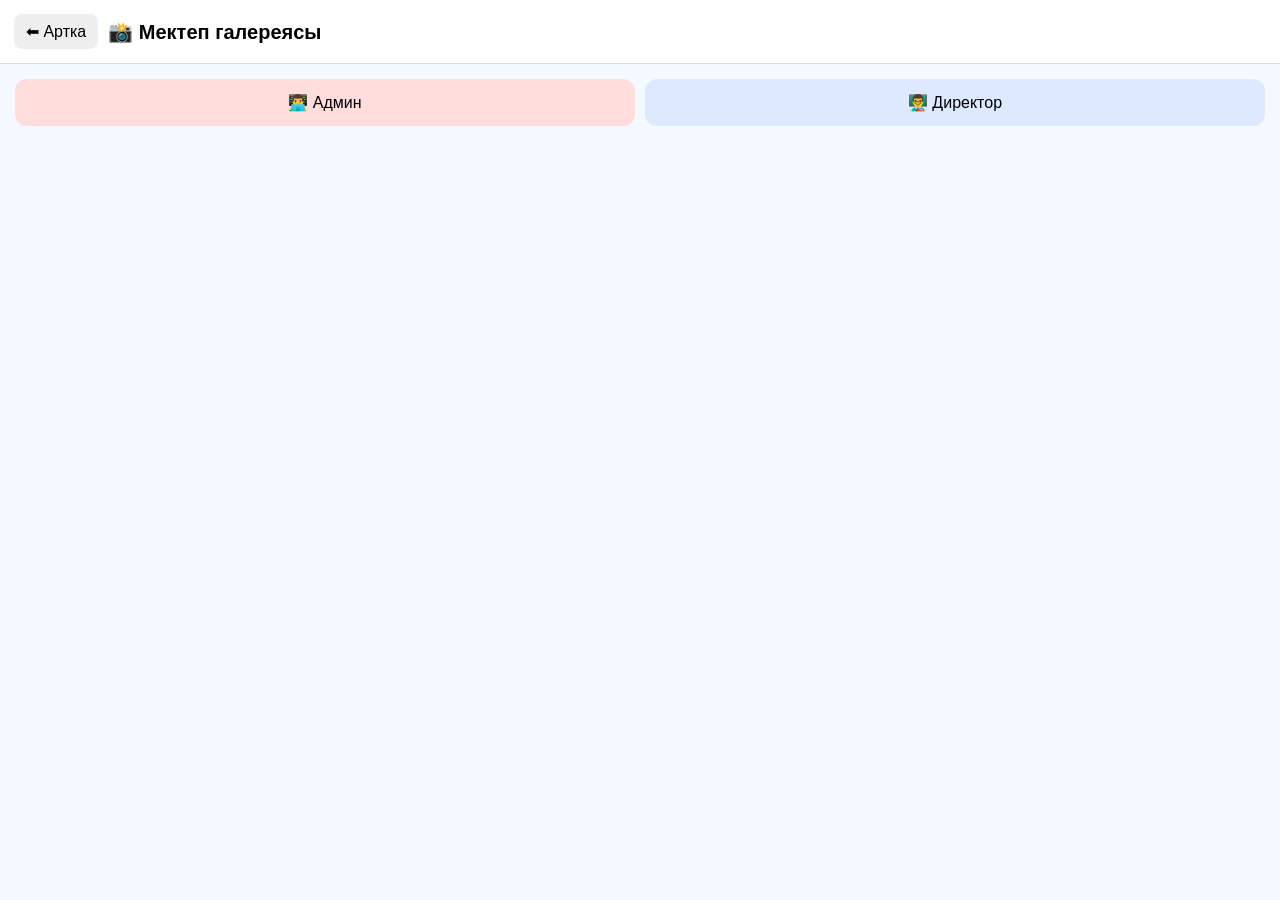
<file: ddd/gallery.html>
<!DOCTYPE html>
<html lang="ky">
<head>
<meta charset="UTF-8">
<meta name="viewport" content="width=device-width, initial-scale=1.0">
<title>Мектеп галереясы</title>

<style>
body{
  margin:0;
  font-family:Arial,sans-serif;
  background:#f4f8ff;
}

header{
  display:flex;
  align-items:center;
  gap:10px;
  padding:14px;
  background:white;
  border-bottom:1px solid #ddd;
}

.back{
  font-size:16px;
  padding:8px 12px;
  border-radius:8px;
  border:none;
  background:#eee;
  cursor:pointer;
}

.title{
  font-size:20px;
  font-weight:bold;
}

.role-box{
  display:flex;
  gap:10px;
  padding:15px;
}

.role-box button{
  flex:1;
  padding:14px;
  font-size:16px;
  border-radius:12px;
  border:none;
  cursor:pointer;
}

.admin{background:#ffdddd;}
.director{background:#dde9ff;}

.upload-btn{
  display:none;
  margin:20px;
  padding:26px;
  border:2px dashed #aaa;
  border-radius:16px;
  text-align:center;
  font-size:20px;
  background:white;
  cursor:pointer;
}

.gallery{
  display:grid;
  grid-template-columns:repeat(auto-fill,minmax(200px,1fr));
  gap:12px;
  padding:12px;
}

.card{
  position:relative;
  border-radius:16px;
  overflow:hidden;
  background:white;
}

.card img{
  width:100%;
  height:220px;
  object-fit:cover;
}

.delete{
  position:absolute;
  top:8px;
  right:8px;
  background:rgba(0,0,0,.6);
  color:white;
  border:none;
  border-radius:50%;
  width:34px;
  height:34px;
  font-size:18px;
  cursor:pointer;
}

/* МОДАЛ */
.modal{
  position:fixed;
  inset:0;
  background:rgba(0,0,0,.6);
  display:none;
  align-items:center;
  justify-content:center;
  z-index:999;
}

.modal.active{display:flex;}

.modal-box{
  background:white;
  padding:20px;
  width:90%;
  max-width:340px;
  border-radius:16px;
}

.modal-box input{
  width:100%;
  padding:16px;
  font-size:18px;
  margin-bottom:12px;
}

.modal-box button{
  width:100%;
  padding:14px;
  margin-top:6px;
}

/* FILE INPUT ЖАШЫРУУ */
#fileInput{
  position:absolute;
  left:-9999px;
}
</style>
</head>

<body>

<header>
  <button class="back" onclick="history.back()">⬅ Артка</button>
  <div class="title">📸 Мектеп галереясы</div>
</header>

<div class="role-box">
  <button class="admin" onclick="openLogin('admin')">👨‍💻 Админ</button>
  <button class="director" onclick="openLogin('director')">👨‍🏫 Директор</button>
</div>

<div class="upload-btn" id="uploadBtn" onclick="openUpload()">➕ Сүрөт жүктөө</div>

<input type="file" id="fileInput" multiple accept="image/*">
<div class="gallery" id="gallery"></div>

<!-- ЛОГИН МОДАЛ -->
<div id="loginModal" class="modal">
  <div class="modal-box">
    <h3 id="loginTitle"></h3>
    <input type="password" id="passwordInput" placeholder="Пароль жазыңыз">
    <button onclick="checkPassword()">Кирүү</button>
    <button onclick="closeModal()">Жабуу</button>
  </div>
</div>

<script>
/* ПАРОЛДОР (окуу үчүн гана) */
const ADMIN_PASSWORD="admin123";
const DIRECTOR_PASSWORD="director123";

/* CLOUDINARY */
const cloudName="dlwefdxd8";
const uploadPreset="gallery_upload";
const folderName="gallery";

let role=null;
let selectedRole=null;

const gallery=document.getElementById("gallery");
const fileInput=document.getElementById("fileInput");
const uploadBtn=document.getElementById("uploadBtn");

/* САКТАЛГАН СҮРӨТТӨР */
let images=JSON.parse(localStorage.getItem("images")||"[]");
images.forEach(addCard);

/* ЛОГИН */
function openLogin(type){
  selectedRole=type;
  document.getElementById("loginTitle").innerText=
    type==="admin" ? "Админ кирүү" : "Директор кирүү";
  document.getElementById("loginModal").classList.add("active");
}

function closeModal(){
  document.getElementById("loginModal").classList.remove("active");
}

function checkPassword(){
  const pass=document.getElementById("passwordInput").value;

  if(
    (selectedRole==="admin" && pass===ADMIN_PASSWORD) ||
    (selectedRole==="director" && pass===DIRECTOR_PASSWORD)
  ){
    role=selectedRole;
    uploadBtn.style.display="block";
    alert("Ийгиликтүү кирди");
    document.getElementById("passwordInput").value="";
    closeModal();
  }else{
    alert("Пароль туура эмес");
  }
}

/* ЖҮКТӨӨ */
function openUpload(){
  if(!role) return alert("Алгач кириңиз");
  fileInput.click();
}

fileInput.onchange=()=>{
  [...fileInput.files].forEach(uploadImage);
};

function uploadImage(file){
  const fd=new FormData();
  fd.append("file",file);
  fd.append("upload_preset",uploadPreset);
  fd.append("folder",folderName);

  fetch(`https://api.cloudinary.com/v1_1/${cloudName}/image/upload`,{
    method:"POST",
    body:fd
  })
  .then(r=>r.json())
  .then(d=>{
    images.unshift(d.secure_url);
    localStorage.setItem("images",JSON.stringify(images));
    addCard(d.secure_url);
  })
  .catch(()=>alert("Жүктөөдө ката"));
}

function addCard(url){
  const card=document.createElement("div");
  card.className="card";

  const img=document.createElement("img");
  img.src=url;

  card.appendChild(img);

  if(role==="admin"){
    const del=document.createElement("button");
    del.className="delete";
    del.innerHTML="🗑️";
    del.onclick=()=>{
      images=images.filter(i=>i!==url);
      localStorage.setItem("images",JSON.stringify(images));
      card.remove();
    };
    card.appendChild(del);
  }

  gallery.prepend(card);
}
</script>

</body>
</html>
</file>
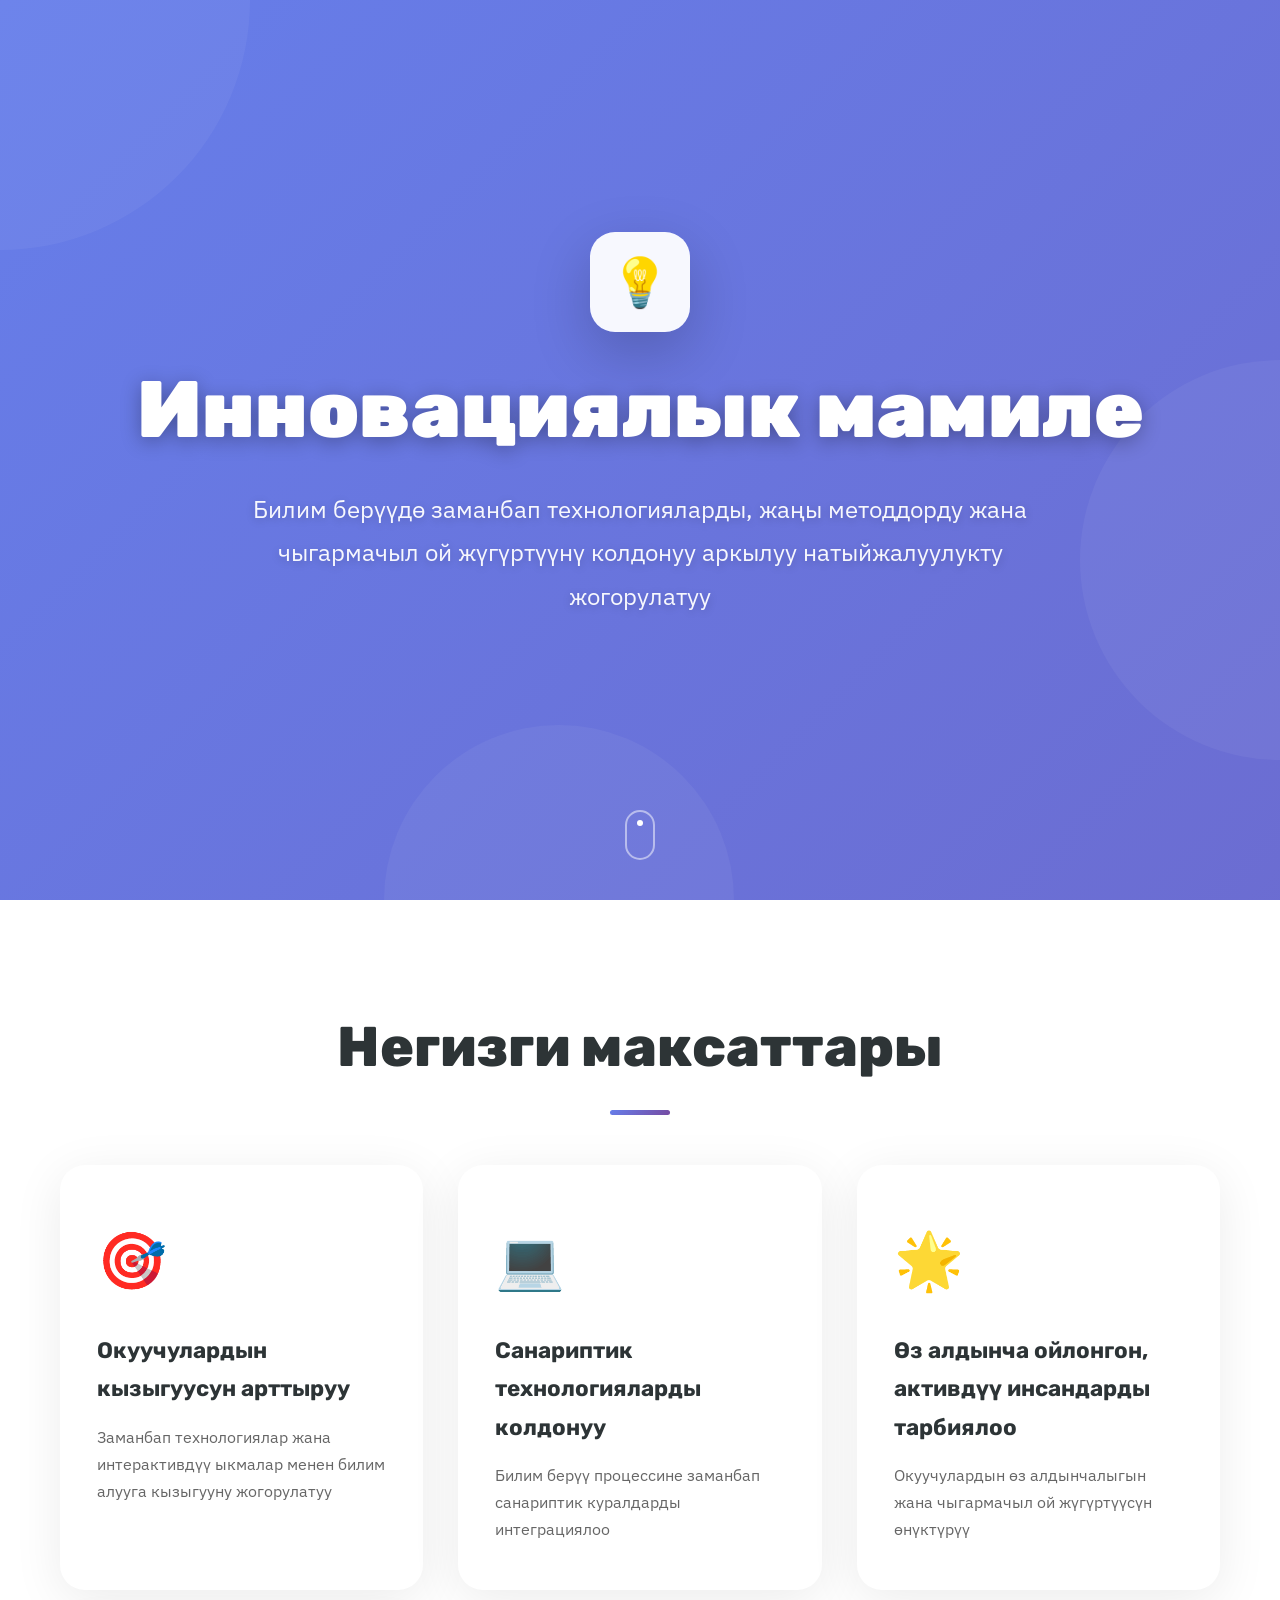
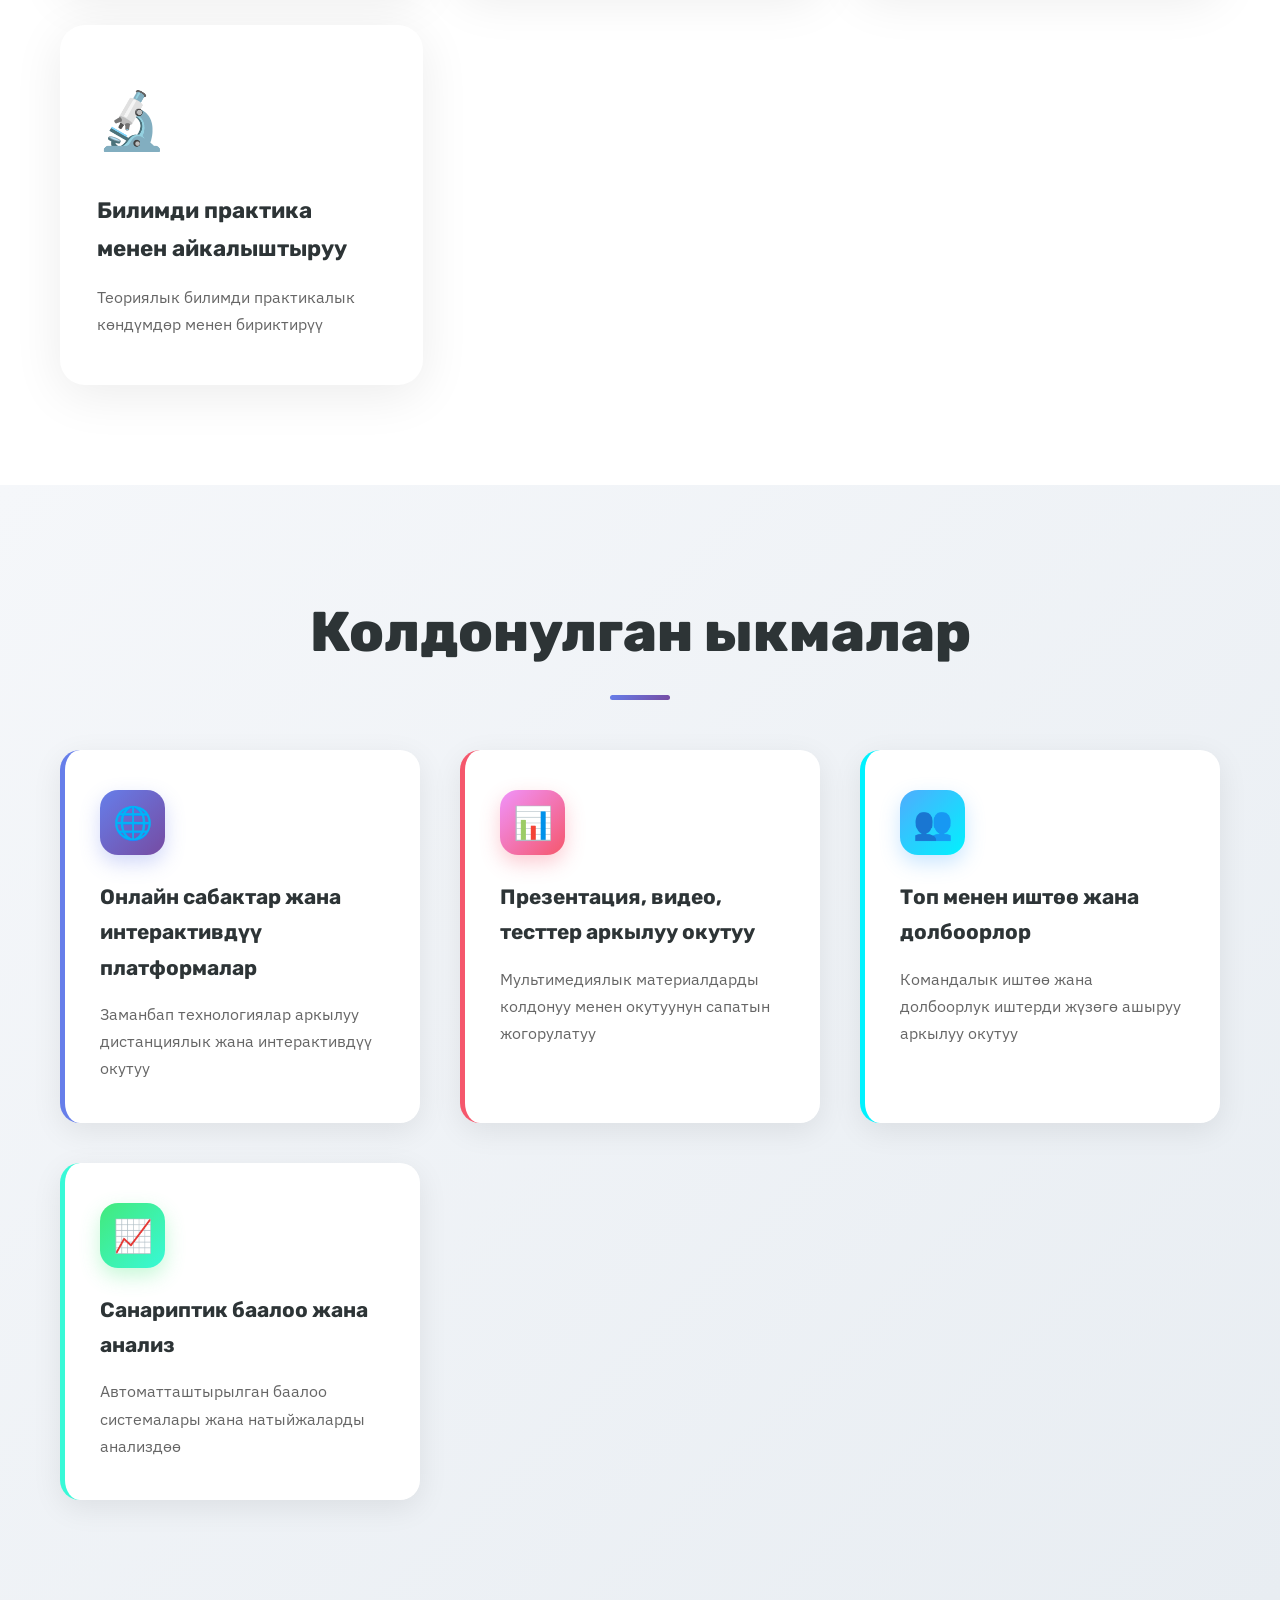
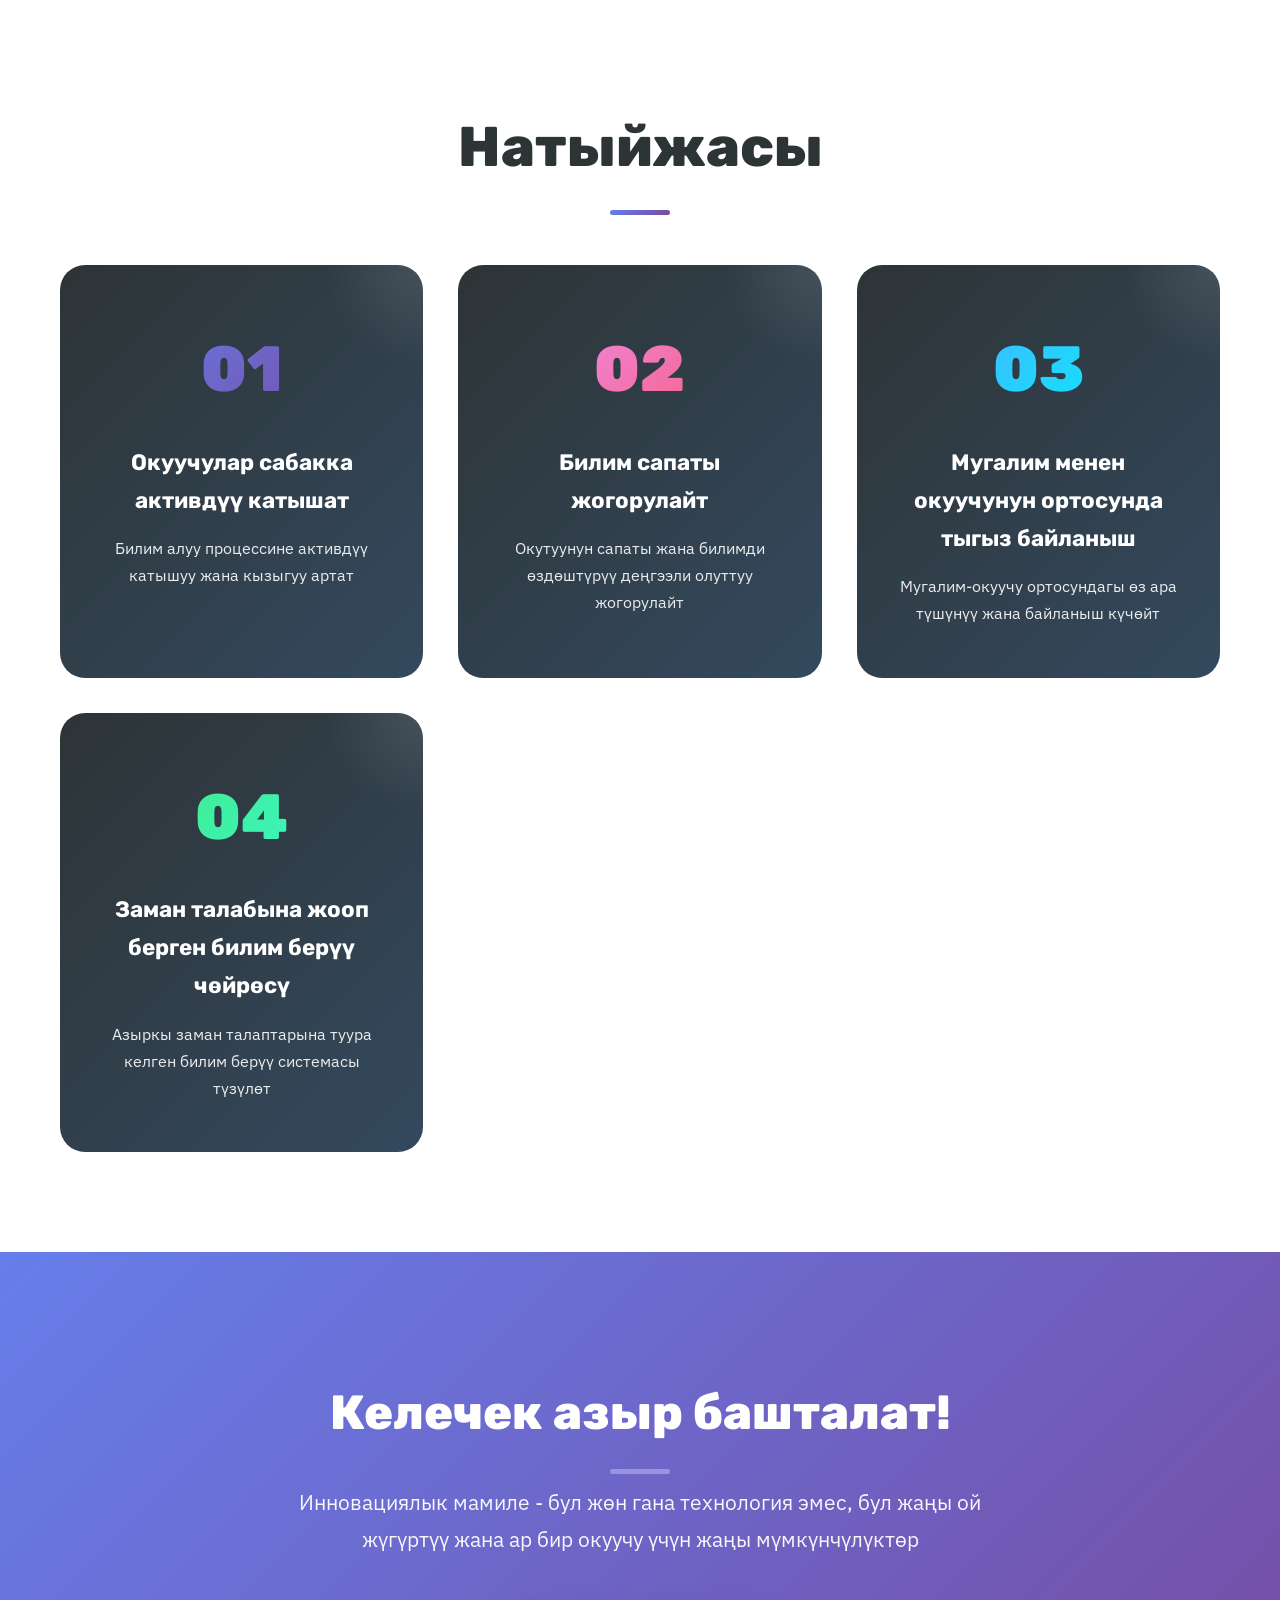
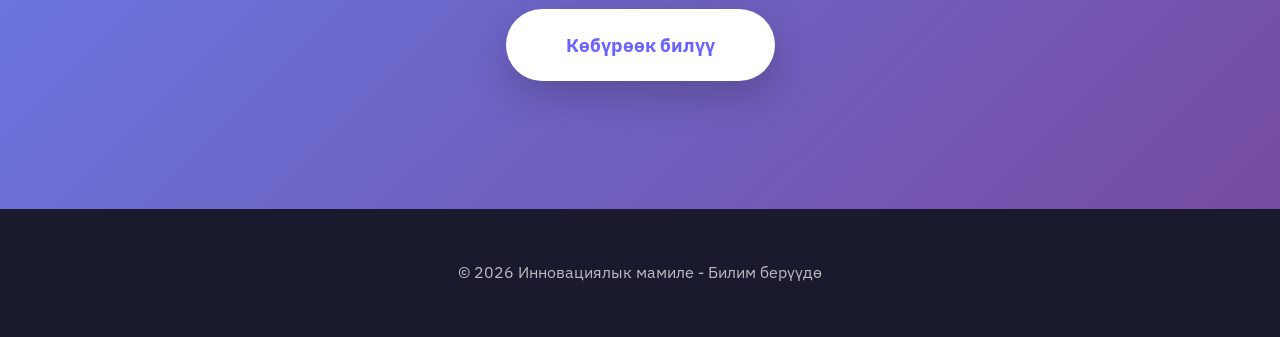
<file: ddd/ino.html>
<!DOCTYPE html>
<html lang="ky">
<head>
    <meta charset="UTF-8">
    <meta name="viewport" content="width=device-width, initial-scale=1.0">
    <title>Инновациялык мамиле - Билим берүүдө</title>
    <style>
        @import url('https://fonts.googleapis.com/css2?family=Rubik:wght@300;400;500;600;700;800;900&family=IBM+Plex+Sans:wght@400;500;600&display=swap');
        
        :root {
            --primary: #6C63FF;
            --secondary: #FF6584;
            --accent: #4ECDC4;
            --dark: #2D3436;
            --light: #F8F9FA;
            --gradient-1: linear-gradient(135deg, #667EEA 0%, #764BA2 100%);
            --gradient-2: linear-gradient(135deg, #F093FB 0%, #F5576C 100%);
            --gradient-3: linear-gradient(135deg, #4FACFE 0%, #00F2FE 100%);
            --gradient-4: linear-gradient(135deg, #43E97B 0%, #38F9D7 100%);
        }
        
        * {
            margin: 0;
            padding: 0;
            box-sizing: border-box;
        }
        
        body {
            font-family: 'IBM Plex Sans', -apple-system, BlinkMacSystemFont, sans-serif;
            background: linear-gradient(135deg, #667EEA 0%, #764BA2 100%);
            color: var(--dark);
            line-height: 1.7;
            overflow-x: hidden;
        }
        
        /* Geometric Background Pattern */
        .bg-pattern {
            position: fixed;
            top: 0;
            left: 0;
            width: 100%;
            height: 100%;
            z-index: -1;
            overflow: hidden;
        }
        
        .pattern-circle {
            position: absolute;
            border-radius: 50%;
            background: rgba(255, 255, 255, 0.05);
            animation: movePattern 25s infinite ease-in-out;
        }
        
        .circle-1 {
            width: 500px;
            height: 500px;
            top: -250px;
            left: -250px;
            animation-delay: 0s;
        }
        
        .circle-2 {
            width: 400px;
            height: 400px;
            top: 40%;
            right: -200px;
            animation-delay: -8s;
        }
        
        .circle-3 {
            width: 350px;
            height: 350px;
            bottom: -175px;
            left: 30%;
            animation-delay: -15s;
        }
        
        @keyframes movePattern {
            0%, 100% {
                transform: translate(0, 0) scale(1);
            }
            33% {
                transform: translate(50px, -50px) scale(1.1);
            }
            66% {
                transform: translate(-30px, 30px) scale(0.9);
            }
        }
        
        /* Container */
        .container {
            max-width: 1200px;
            margin: 0 auto;
            padding: 0 20px;
        }
        
        /* Hero Section */
        .hero {
            min-height: 100vh;
            display: flex;
            flex-direction: column;
            justify-content: center;
            align-items: center;
            text-align: center;
            padding: 40px 20px;
            position: relative;
        }
        
        .hero-content {
            position: relative;
            z-index: 1;
        }
        
        .logo {
            width: 100px;
            height: 100px;
            background: rgba(255, 255, 255, 0.95);
            border-radius: 25px;
            display: flex;
            align-items: center;
            justify-content: center;
            font-size: 3rem;
            margin: 0 auto 30px;
            box-shadow: 0 20px 60px rgba(0, 0, 0, 0.2);
            animation: float 3s ease-in-out infinite;
        }
        
        @keyframes float {
            0%, 100% { transform: translateY(0px); }
            50% { transform: translateY(-20px); }
        }
        
        h1 {
            font-family: 'Rubik', sans-serif;
            font-size: clamp(2.5rem, 7vw, 5rem);
            font-weight: 900;
            color: white;
            margin-bottom: 30px;
            line-height: 1.2;
            text-shadow: 0 4px 20px rgba(0, 0, 0, 0.3);
        }
        
        .hero-subtitle {
            font-size: clamp(1.1rem, 2.5vw, 1.5rem);
            color: rgba(255, 255, 255, 0.95);
            max-width: 800px;
            margin: 0 auto 50px;
            line-height: 1.8;
            text-shadow: 0 2px 10px rgba(0, 0, 0, 0.2);
        }
        
        .scroll-indicator {
            position: absolute;
            bottom: 40px;
            left: 50%;
            transform: translateX(-50%);
            width: 30px;
            height: 50px;
            border: 2px solid rgba(255, 255, 255, 0.5);
            border-radius: 20px;
            cursor: pointer;
        }
        
        .scroll-indicator::before {
            content: '';
            position: absolute;
            top: 8px;
            left: 50%;
            transform: translateX(-50%);
            width: 6px;
            height: 6px;
            background: white;
            border-radius: 50%;
            animation: scrollDown 2s infinite;
        }
        
        @keyframes scrollDown {
            0% { top: 8px; opacity: 1; }
            100% { top: 30px; opacity: 0; }
        }
        
        /* Main Content */
        .main-content {
            background: var(--light);
            position: relative;
            z-index: 2;
        }
        
        section {
            padding: 100px 0;
            opacity: 0;
            transform: translateY(40px);
            transition: all 0.8s cubic-bezier(0.4, 0, 0.2, 1);
        }
        
        section.visible {
            opacity: 1;
            transform: translateY(0);
        }
        
        .section-title {
            font-family: 'Rubik', sans-serif;
            font-size: clamp(2rem, 5vw, 3.5rem);
            font-weight: 800;
            text-align: center;
            margin-bottom: 70px;
            position: relative;
            display: inline-block;
            width: 100%;
            color: var(--dark);
        }
        
        .section-title::before {
            content: '';
            position: absolute;
            width: 60px;
            height: 5px;
            background: var(--gradient-1);
            bottom: -20px;
            left: 50%;
            transform: translateX(-50%);
            border-radius: 5px;
        }
        
        /* Goals Section */
        .goals-section {
            background: white;
        }
        
        .goals-grid {
            display: grid;
            grid-template-columns: repeat(auto-fit, minmax(280px, 1fr));
            gap: 35px;
        }
        
        .goal-card {
            background: white;
            border-radius: 25px;
            padding: 45px 35px;
            box-shadow: 0 10px 50px rgba(0, 0, 0, 0.08);
            border: 2px solid transparent;
            transition: all 0.4s cubic-bezier(0.4, 0, 0.2, 1);
            position: relative;
            overflow: hidden;
        }
        
        .goal-card::before {
            content: '';
            position: absolute;
            top: 0;
            left: 0;
            right: 0;
            height: 5px;
            background: var(--gradient-1);
            transform: scaleX(0);
            transition: transform 0.5s ease;
        }
        
        .goal-card:nth-child(2)::before { background: var(--gradient-2); }
        .goal-card:nth-child(3)::before { background: var(--gradient-3); }
        .goal-card:nth-child(4)::before { background: var(--gradient-4); }
        
        .goal-card:hover {
            transform: translateY(-15px);
            box-shadow: 0 25px 70px rgba(0, 0, 0, 0.15);
            border-color: #f0f0f0;
        }
        
        .goal-card:hover::before {
            transform: scaleX(1);
        }
        
        .goal-emoji {
            font-size: 3.5rem;
            margin-bottom: 25px;
            display: inline-block;
            transition: transform 0.4s ease;
        }
        
        .goal-card:hover .goal-emoji {
            transform: scale(1.15) rotate(-5deg);
        }
        
        .goal-card h3 {
            font-family: 'Rubik', sans-serif;
            font-size: 1.4rem;
            font-weight: 700;
            margin-bottom: 15px;
            color: var(--dark);
        }
        
        .goal-card p {
            color: #666;
            line-height: 1.7;
            font-size: 1rem;
        }
        
        /* Methods Section */
        .methods-section {
            background: linear-gradient(135deg, #F5F7FA 0%, #E8EDF2 100%);
        }
        
        .methods-container {
            display: grid;
            grid-template-columns: repeat(auto-fit, minmax(300px, 1fr));
            gap: 40px;
        }
        
        .method-card {
            background: white;
            border-radius: 20px;
            padding: 40px 35px;
            box-shadow: 0 8px 30px rgba(0, 0, 0, 0.08);
            position: relative;
            transition: all 0.4s ease;
            border-left: 5px solid transparent;
        }
        
        .method-card:nth-child(1) { border-left-color: #667EEA; }
        .method-card:nth-child(2) { border-left-color: #F5576C; }
        .method-card:nth-child(3) { border-left-color: #00F2FE; }
        .method-card:nth-child(4) { border-left-color: #38F9D7; }
        
        .method-card:hover {
            transform: translateX(10px);
            box-shadow: 0 15px 50px rgba(0, 0, 0, 0.12);
        }
        
        .method-icon {
            width: 65px;
            height: 65px;
            border-radius: 18px;
            background: var(--gradient-1);
            display: flex;
            align-items: center;
            justify-content: center;
            font-size: 2rem;
            margin-bottom: 25px;
            box-shadow: 0 8px 20px rgba(102, 126, 234, 0.3);
        }
        
        .method-card:nth-child(2) .method-icon {
            background: var(--gradient-2);
            box-shadow: 0 8px 20px rgba(245, 87, 108, 0.3);
        }
        
        .method-card:nth-child(3) .method-icon {
            background: var(--gradient-3);
            box-shadow: 0 8px 20px rgba(79, 172, 254, 0.3);
        }
        
        .method-card:nth-child(4) .method-icon {
            background: var(--gradient-4);
            box-shadow: 0 8px 20px rgba(67, 233, 123, 0.3);
        }
        
        .method-card h3 {
            font-family: 'Rubik', sans-serif;
            font-size: 1.3rem;
            font-weight: 700;
            margin-bottom: 15px;
            color: var(--dark);
        }
        
        .method-card p {
            color: #666;
            line-height: 1.7;
        }
        
        /* Results Section */
        .results-section {
            background: white;
        }
        
        .results-grid {
            display: grid;
            grid-template-columns: repeat(auto-fit, minmax(280px, 1fr));
            gap: 35px;
        }
        
        .result-card {
            background: linear-gradient(135deg, #2D3436 0%, #34495E 100%);
            color: white;
            border-radius: 25px;
            padding: 50px 40px;
            text-align: center;
            position: relative;
            overflow: hidden;
            transition: all 0.5s ease;
            cursor: pointer;
        }
        
        .result-card::before {
            content: '';
            position: absolute;
            width: 200px;
            height: 200px;
            background: radial-gradient(circle, rgba(255, 255, 255, 0.1) 0%, transparent 70%);
            top: -100px;
            right: -100px;
            transition: all 0.5s ease;
        }
        
        .result-card:hover::before {
            width: 300px;
            height: 300px;
            top: -150px;
            right: -150px;
        }
        
        .result-card:hover {
            transform: scale(1.05);
            box-shadow: 0 30px 80px rgba(0, 0, 0, 0.25);
        }
        
        .result-number {
            font-family: 'Rubik', sans-serif;
            font-size: 4rem;
            font-weight: 900;
            background: var(--gradient-1);
            -webkit-background-clip: text;
            -webkit-text-fill-color: transparent;
            background-clip: text;
            margin-bottom: 20px;
            position: relative;
            z-index: 1;
        }
        
        .result-card:nth-child(2) .result-number { background: var(--gradient-2); -webkit-background-clip: text; background-clip: text; }
        .result-card:nth-child(3) .result-number { background: var(--gradient-3); -webkit-background-clip: text; background-clip: text; }
        .result-card:nth-child(4) .result-number { background: var(--gradient-4); -webkit-background-clip: text; background-clip: text; }
        
        .result-card h3 {
            font-family: 'Rubik', sans-serif;
            font-size: 1.4rem;
            font-weight: 700;
            margin-bottom: 15px;
            position: relative;
            z-index: 1;
        }
        
        .result-card p {
            line-height: 1.7;
            opacity: 0.9;
            position: relative;
            z-index: 1;
        }
        
        /* CTA Section */
        .cta-section {
            background: var(--gradient-1);
            color: white;
            text-align: center;
            padding: 120px 20px;
        }
        
        .cta-section h2 {
            color: white;
            font-size: clamp(2rem, 5vw, 3rem);
            margin-bottom: 30px;
        }
        
        .cta-section h2::before {
            background: rgba(255, 255, 255, 0.3);
        }
        
        .cta-section p {
            font-size: 1.3rem;
            max-width: 700px;
            margin: 0 auto 50px;
            opacity: 0.95;
            line-height: 1.8;
        }
        
        .cta-button {
            display: inline-block;
            padding: 20px 60px;
            background: white;
            color: var(--primary);
            text-decoration: none;
            border-radius: 50px;
            font-weight: 700;
            font-size: 1.2rem;
            box-shadow: 0 15px 40px rgba(0, 0, 0, 0.2);
            transition: all 0.4s ease;
            position: relative;
            overflow: hidden;
        }
        
        .cta-button::before {
            content: '';
            position: absolute;
            top: 50%;
            left: 50%;
            width: 0;
            height: 0;
            background: rgba(102, 126, 234, 0.1);
            border-radius: 50%;
            transform: translate(-50%, -50%);
            transition: width 0.6s ease, height 0.6s ease;
        }
        
        .cta-button:hover::before {
            width: 300px;
            height: 300px;
        }
        
        .cta-button:hover {
            transform: translateY(-5px);
            box-shadow: 0 20px 50px rgba(0, 0, 0, 0.3);
        }
        
        /* Footer */
        footer {
            background: #1A1A2E;
            color: white;
            padding: 50px 20px;
            text-align: center;
        }
        
        footer p {
            opacity: 0.7;
            font-size: 1rem;
        }
        
        /* Floating Button */
        .floating-btn {
            position: fixed;
            bottom: 30px;
            right: 30px;
            width: 60px;
            height: 60px;
            background: var(--gradient-1);
            border-radius: 50%;
            display: flex;
            align-items: center;
            justify-content: center;
            color: white;
            font-size: 1.5rem;
            box-shadow: 0 10px 30px rgba(102, 126, 234, 0.4);
            cursor: pointer;
            transition: all 0.3s ease;
            z-index: 1000;
            opacity: 0;
            transform: scale(0);
        }
        
        .floating-btn.visible {
            opacity: 1;
            transform: scale(1);
        }
        
        .floating-btn:hover {
            transform: scale(1.1);
            box-shadow: 0 15px 40px rgba(102, 126, 234, 0.6);
        }
        
        /* Responsive */
        @media (max-width: 768px) {
            .hero {
                min-height: 80vh;
            }
            
            section {
                padding: 60px 0;
            }
            
            .goals-grid,
            .methods-container,
            .results-grid {
                grid-template-columns: 1fr;
                gap: 25px;
            }
            
            .cta-section {
                padding: 80px 20px;
            }
        }
        
        /* Animations */
        @keyframes fadeInUp {
            from {
                opacity: 0;
                transform: translateY(30px);
            }
            to {
                opacity: 1;
                transform: translateY(0);
            }
        }
        
        .animate-item {
            opacity: 0;
            animation: fadeInUp 0.6s forwards;
        }
        
        .animate-item:nth-child(1) { animation-delay: 0.1s; }
        .animate-item:nth-child(2) { animation-delay: 0.2s; }
        .animate-item:nth-child(3) { animation-delay: 0.3s; }
        .animate-item:nth-child(4) { animation-delay: 0.4s; }
    </style>
</head>
<body>
    <!-- Background Pattern -->
    <div class="bg-pattern">
        <div class="pattern-circle circle-1"></div>
        <div class="pattern-circle circle-2"></div>
        <div class="pattern-circle circle-3"></div>
    </div>
    
    <!-- Hero Section -->
    <section class="hero">
        <div class="hero-content">
            <div class="logo">💡</div>
            <h1>Инновациялык мамиле</h1>
            <p class="hero-subtitle">
                Билим берүүдө заманбап технологияларды, жаңы методдорду жана чыгармачыл ой жүгүртүүнү колдонуу аркылуу натыйжалуулукту жогорулатуу
            </p>
        </div>
        <div class="scroll-indicator"></div>
    </section>
    
    <!-- Main Content -->
    <div class="main-content">
        <!-- Goals Section -->
        <section class="goals-section">
            <div class="container">
                <h2 class="section-title">Негизги максаттары</h2>
                <div class="goals-grid">
                    <div class="goal-card animate-item">
                        <div class="goal-emoji">🎯</div>
                        <h3>Окуучулардын кызыгуусун арттыруу</h3>
                        <p>Заманбап технологиялар жана интерактивдүү ыкмалар менен билим алууга кызыгууну жогорулатуу</p>
                    </div>
                    
                    <div class="goal-card animate-item">
                        <div class="goal-emoji">💻</div>
                        <h3>Санариптик технологияларды колдонуу</h3>
                        <p>Билим берүү процессине заманбап санариптик куралдарды интеграциялоо</p>
                    </div>
                    
                    <div class="goal-card animate-item">
                        <div class="goal-emoji">🌟</div>
                        <h3>Өз алдынча ойлонгон, активдүү инсандарды тарбиялоо</h3>
                        <p>Окуучулардын өз алдынчалыгын жана чыгармачыл ой жүгүртүүсүн өнүктүрүү</p>
                    </div>
                    
                    <div class="goal-card animate-item">
                        <div class="goal-emoji">🔬</div>
                        <h3>Билимди практика менен айкалыштыруу</h3>
                        <p>Теориялык билимди практикалык көндүмдөр менен бириктирүү</p>
                    </div>
                </div>
            </div>
        </section>
        
        <!-- Methods Section -->
        <section class="methods-section">
            <div class="container">
                <h2 class="section-title">Колдонулган ыкмалар</h2>
                <div class="methods-container">
                    <div class="method-card animate-item">
                        <div class="method-icon">🌐</div>
                        <h3>Онлайн сабактар жана интерактивдүү платформалар</h3>
                        <p>Заманбап технологиялар аркылуу дистанциялык жана интерактивдүү окутуу</p>
                    </div>
                    
                    <div class="method-card animate-item">
                        <div class="method-icon">📊</div>
                        <h3>Презентация, видео, тесттер аркылуу окутуу</h3>
                        <p>Мультимедиялык материалдарды колдонуу менен окутуунун сапатын жогорулатуу</p>
                    </div>
                    
                    <div class="method-card animate-item">
                        <div class="method-icon">👥</div>
                        <h3>Топ менен иштөө жана долбоорлор</h3>
                        <p>Командалык иштөө жана долбоорлук иштерди жүзөгө ашыруу аркылуу окутуу</p>
                    </div>
                    
                    <div class="method-card animate-item">
                        <div class="method-icon">📈</div>
                        <h3>Санариптик баалоо жана анализ</h3>
                        <p>Автоматташтырылган баалоо системалары жана натыйжаларды анализдөө</p>
                    </div>
                </div>
            </div>
        </section>
        
        <!-- Results Section -->
        <section class="results-section">
            <div class="container">
                <h2 class="section-title">Натыйжасы</h2>
                <div class="results-grid">
                    <div class="result-card animate-item">
                        <div class="result-number">01</div>
                        <h3>Окуучулар сабакка активдүү катышат</h3>
                        <p>Билим алуу процессине активдүү катышуу жана кызыгуу артат</p>
                    </div>
                    
                    <div class="result-card animate-item">
                        <div class="result-number">02</div>
                        <h3>Билим сапаты жогорулайт</h3>
                        <p>Окутуунун сапаты жана билимди өздөштүрүү деңгээли олуттуу жогорулайт</p>
                    </div>
                    
                    <div class="result-card animate-item">
                        <div class="result-number">03</div>
                        <h3>Мугалим менен окуучунун ортосунда тыгыз байланыш</h3>
                        <p>Мугалим-окуучу ортосундагы өз ара түшүнүү жана байланыш күчөйт</p>
                    </div>
                    
                    <div class="result-card animate-item">
                        <div class="result-number">04</div>
                        <h3>Заман талабына жооп берген билим берүү чөйрөсү</h3>
                        <p>Азыркы заман талаптарына туура келген билим берүү системасы түзүлөт</p>
                    </div>
                </div>
            </div>
        </section>
        
        <!-- CTA Section -->
        <section class="cta-section">
            <div class="container">
                <h2 class="section-title">Келечек азыр башталат!</h2>
                <p>Инновациялык мамиле - бул жөн гана технология эмес, бул жаңы ой жүгүртүү жана ар бир окуучу үчүн жаңы мүмкүнчүлүктөр</p>
                <a href="#" class="cta-button">Көбүрөөк билүү</a>
            </div>
        </section>
    </div>
    
    <!-- Footer -->
    <footer>
        <div class="container">
            <p>&copy; 2026 Инновациялык мамиле - Билим берүүдө</p>
        </div>
    </footer>
    
    <!-- Floating Button -->
    <div class="floating-btn" id="scrollTop">↑</div>
    
    <script>
        // Intersection Observer for sections
        const observerOptions = {
            threshold: 0.15,
            rootMargin: '0px'
        };
        
        const observer = new IntersectionObserver((entries) => {
            entries.forEach(entry => {
                if (entry.isIntersecting) {
                    entry.target.classList.add('visible');
                }
            });
        }, observerOptions);
        
        document.querySelectorAll('section').forEach(section => {
            observer.observe(section);
        });
        
        // Animate items observer
        const itemObserver = new IntersectionObserver((entries) => {
            entries.forEach(entry => {
                if (entry.isIntersecting) {
                    entry.target.style.animationPlayState = 'running';
                }
            });
        }, { threshold: 0.1 });
        
        document.querySelectorAll('.animate-item').forEach(item => {
            item.style.animationPlayState = 'paused';
            itemObserver.observe(item);
        });
        
        // Scroll to top button
        const scrollTopBtn = document.getElementById('scrollTop');
        
        window.addEventListener('scroll', () => {
            if (window.pageYOffset > 500) {
                scrollTopBtn.classList.add('visible');
            } else {
                scrollTopBtn.classList.remove('visible');
            }
        });
        
        scrollTopBtn.addEventListener('click', () => {
            window.scrollTo({
                top: 0,
                behavior: 'smooth'
            });
        });
        
        // Smooth scroll for scroll indicator
        document.querySelector('.scroll-indicator').addEventListener('click', () => {
            document.querySelector('.main-content').scrollIntoView({
                behavior: 'smooth'
            });
        });
        
        // Parallax effect for background circles
        window.addEventListener('scroll', () => {
            const scrolled = window.pageYOffset;
            const circles = document.querySelectorAll('.pattern-circle');
            circles.forEach((circle, index) => {
                const speed = (index + 1) * 0.05;
                circle.style.transform = `translateY(${scrolled * speed}px)`;
            });
        });
        
        // Add smooth scroll to all anchor links
        document.querySelectorAll('a[href^="#"]').forEach(anchor => {
            anchor.addEventListener('click', function (e) {
                e.preventDefault();
                const target = document.querySelector(this.getAttribute('href'));
                if (target) {
                    target.scrollIntoView({
                        behavior: 'smooth',
                        block: 'start'
                    });
                }
            });
        });
    </script>
</body>
</html>
</file>
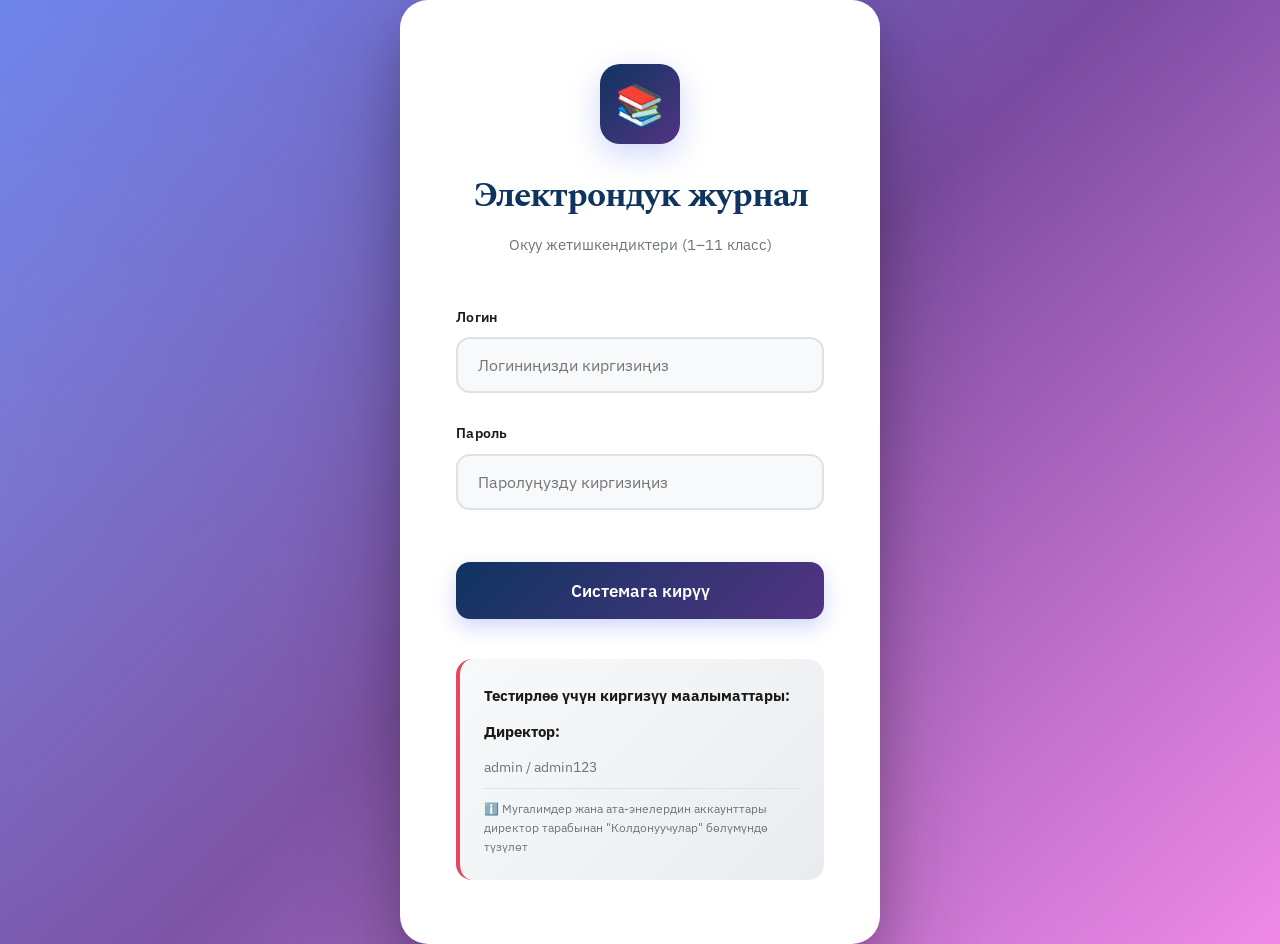
<file: ddd/kun.html>
<!DOCTYPE html>
<html lang="ky">
<head>
    <meta charset="UTF-8">
    <meta name="viewport" content="width=device-width, initial-scale=1.0">
    <title>Электрондук журнал - Окуу жетишкендиктери (1-11 класс)</title>
    <link href="https://fonts.googleapis.com/css2?family=Spectral:wght@300;400;600;700&family=IBM+Plex+Sans:wght@300;400;500;600;700&display=swap" rel="stylesheet">
    <style>
        * {
            margin: 0;
            padding: 0;
            box-sizing: border-box;
        }

        :root {
            --primary: #0f3460;
            --primary-light: #16213e;
            --primary-dark: #0a1f3d;
            --accent: #e94560;
            --accent-light: #ff6584;
            --secondary: #533483;
            --success: #06a77d;
            --warning: #f9a826;
            --danger: #e63946;
            --bg-main: #f8f9fa;
            --bg-card: #ffffff;
            --text-primary: #1a1a1a;
            --text-secondary: #6c757d;
            --border: #dee2e6;
            --shadow: rgba(15, 52, 96, 0.1);
        }

        body {
            font-family: 'IBM Plex Sans', sans-serif;
            background: var(--bg-main);
            color: var(--text-primary);
            line-height: 1.6;
            min-height: 100vh;
        }

        .app-container {
            opacity: 0;
            animation: fadeIn 0.8s ease forwards;
        }

        @keyframes fadeIn {
            to { opacity: 1; }
        }

        /* Login Screen */
        .login-screen {
            min-height: 100vh;
            display: flex;
            align-items: center;
            justify-content: center;
            background: linear-gradient(135deg, #667eea 0%, #764ba2 50%, #f093fb 100%);
            position: relative;
            overflow: hidden;
        }

        .login-screen::before {
            content: '';
            position: absolute;
            width: 200%;
            height: 200%;
            background: 
                radial-gradient(circle at 20% 50%, rgba(255, 255, 255, 0.1) 0%, transparent 50%),
                radial-gradient(circle at 80% 80%, rgba(233, 69, 96, 0.15) 0%, transparent 50%);
            animation: float 20s ease-in-out infinite;
        }

        @keyframes float {
            0%, 100% { transform: translate(0, 0) rotate(0deg); }
            33% { transform: translate(30px, -30px) rotate(5deg); }
            66% { transform: translate(-20px, 20px) rotate(-5deg); }
        }

        .login-card {
            background: var(--bg-card);
            border-radius: 28px;
            padding: 4rem 3.5rem;
            width: 90%;
            max-width: 480px;
            box-shadow: 
                0 50px 100px rgba(0, 0, 0, 0.25),
                0 20px 40px rgba(0, 0, 0, 0.15);
            position: relative;
            z-index: 1;
            animation: slideUp 1s cubic-bezier(0.16, 1, 0.3, 1);
        }

        @keyframes slideUp {
            from {
                opacity: 0;
                transform: translateY(40px) scale(0.95);
            }
            to {
                opacity: 1;
                transform: translateY(0) scale(1);
            }
        }

        .login-header {
            text-align: center;
            margin-bottom: 3rem;
        }

        .login-logo {
            width: 80px;
            height: 80px;
            background: linear-gradient(135deg, var(--primary) 0%, var(--secondary) 100%);
            border-radius: 20px;
            display: flex;
            align-items: center;
            justify-content: center;
            font-size: 2.5rem;
            margin: 0 auto 1.5rem;
            box-shadow: 0 10px 30px rgba(102, 126, 234, 0.3);
        }

        .login-header h1 {
            font-family: 'Spectral', serif;
            font-size: 2.2rem;
            font-weight: 700;
            color: var(--primary);
            margin-bottom: 0.5rem;
            letter-spacing: -0.03em;
        }

        .login-header p {
            color: var(--text-secondary);
            font-size: 0.95rem;
        }

        .form-group {
            margin-bottom: 1.75rem;
        }

        .form-group label {
            display: block;
            margin-bottom: 0.6rem;
            font-weight: 600;
            color: var(--text-primary);
            font-size: 0.9rem;
            letter-spacing: 0.02em;
        }

        .form-input {
            width: 100%;
            padding: 1rem 1.25rem;
            border: 2px solid var(--border);
            border-radius: 14px;
            font-size: 1rem;
            font-family: 'IBM Plex Sans', sans-serif;
            transition: all 0.3s ease;
            background: var(--bg-main);
        }

        .form-input:focus {
            outline: none;
            border-color: var(--primary);
            background: white;
            box-shadow: 0 0 0 4px rgba(15, 52, 96, 0.08);
            transform: translateY(-2px);
        }

        .btn-login {
            width: 100%;
            padding: 1.1rem;
            background: linear-gradient(135deg, var(--primary) 0%, var(--secondary) 100%);
            color: white;
            border: none;
            border-radius: 14px;
            font-size: 1.05rem;
            font-weight: 600;
            cursor: pointer;
            transition: all 0.4s ease;
            margin-top: 1.5rem;
            font-family: 'IBM Plex Sans', sans-serif;
            box-shadow: 0 8px 20px rgba(102, 126, 234, 0.3);
        }

        .btn-login:hover {
            transform: translateY(-3px);
            box-shadow: 0 12px 30px rgba(102, 126, 234, 0.4);
        }

        .btn-login:active {
            transform: translateY(-1px);
        }

        .login-help {
            margin-top: 2.5rem;
            padding: 1.5rem;
            background: linear-gradient(135deg, #f8f9fa 0%, #e9ecef 100%);
            border-radius: 16px;
            font-size: 0.875rem;
            color: var(--text-secondary);
            border-left: 4px solid var(--accent);
        }

        .login-help strong {
            display: block;
            color: var(--text-primary);
            margin-bottom: 0.75rem;
            font-size: 0.95rem;
        }

        .login-help div {
            margin: 0.4rem 0;
        }

        /* Dashboard */
        .dashboard {
            max-width: 1600px;
            margin: 0 auto;
            padding: 2.5rem;
        }

        .dashboard-header {
            background: linear-gradient(135deg, var(--primary) 0%, var(--primary-light) 100%);
            border-radius: 24px;
            padding: 2.5rem;
            margin-bottom: 2.5rem;
            box-shadow: 0 8px 32px rgba(15, 52, 96, 0.15);
            display: flex;
            justify-content: space-between;
            align-items: center;
            color: white;
            animation: slideDown 0.8s cubic-bezier(0.16, 1, 0.3, 1) 0.1s backwards;
            position: relative;
            overflow: hidden;
        }

        .dashboard-header::before {
            content: '';
            position: absolute;
            top: -50%;
            right: -10%;
            width: 400px;
            height: 400px;
            background: radial-gradient(circle, rgba(255, 255, 255, 0.1) 0%, transparent 70%);
            border-radius: 50%;
        }

        @keyframes slideDown {
            from {
                opacity: 0;
                transform: translateY(-30px);
            }
            to {
                opacity: 1;
                transform: translateY(0);
            }
        }

        .header-info {
            position: relative;
            z-index: 1;
        }

        .header-info h2 {
            font-family: 'Spectral', serif;
            font-size: 2rem;
            margin-bottom: 0.4rem;
            font-weight: 700;
        }

        .header-info p {
            opacity: 0.9;
            font-size: 1.05rem;
        }

        .header-actions {
            display: flex;
            gap: 1rem;
            position: relative;
            z-index: 1;
        }

        .btn-logout {
            padding: 0.9rem 1.75rem;
            background: rgba(255, 255, 255, 0.15);
            color: white;
            border: 2px solid rgba(255, 255, 255, 0.3);
            border-radius: 12px;
            cursor: pointer;
            font-weight: 600;
            transition: all 0.3s ease;
            font-family: 'IBM Plex Sans', sans-serif;
            backdrop-filter: blur(10px);
        }

        .btn-logout:hover {
            background: rgba(255, 255, 255, 0.25);
            border-color: rgba(255, 255, 255, 0.5);
            transform: translateY(-2px);
        }

        .dashboard-stats {
            display: grid;
            grid-template-columns: repeat(auto-fit, minmax(280px, 1fr));
            gap: 2rem;
            margin-bottom: 2.5rem;
        }

        .stat-card {
            background: white;
            border-radius: 20px;
            padding: 2rem;
            box-shadow: 0 4px 20px var(--shadow);
            transition: all 0.4s cubic-bezier(0.16, 1, 0.3, 1);
            animation: fadeInUp 0.8s cubic-bezier(0.16, 1, 0.3, 1) backwards;
            position: relative;
            overflow: hidden;
        }

        .stat-card::before {
            content: '';
            position: absolute;
            top: 0;
            left: 0;
            width: 100%;
            height: 4px;
            background: linear-gradient(90deg, var(--accent) 0%, var(--accent-light) 100%);
            transform: scaleX(0);
            transform-origin: left;
            transition: transform 0.4s ease;
        }

        .stat-card:hover::before {
            transform: scaleX(1);
        }

        .stat-card:nth-child(1) { animation-delay: 0.2s; }
        .stat-card:nth-child(2) { animation-delay: 0.3s; }
        .stat-card:nth-child(3) { animation-delay: 0.4s; }
        .stat-card:nth-child(4) { animation-delay: 0.5s; }

        @keyframes fadeInUp {
            from {
                opacity: 0;
                transform: translateY(30px);
            }
            to {
                opacity: 1;
                transform: translateY(0);
            }
        }

        .stat-card:hover {
            transform: translateY(-8px);
            box-shadow: 0 12px 40px rgba(15, 52, 96, 0.15);
        }

        .stat-header {
            display: flex;
            align-items: center;
            gap: 1.25rem;
            margin-bottom: 1.25rem;
        }

        .stat-icon {
            width: 56px;
            height: 56px;
            border-radius: 16px;
            display: flex;
            align-items: center;
            justify-content: center;
            font-size: 1.75rem;
            box-shadow: 0 4px 12px rgba(0, 0, 0, 0.1);
        }

        .stat-icon.students { background: linear-gradient(135deg, #667eea 0%, #764ba2 100%); }
        .stat-icon.classes { background: linear-gradient(135deg, #f093fb 0%, #f5576c 100%); }
        .stat-icon.subjects { background: linear-gradient(135deg, #4facfe 0%, #00f2fe 100%); }
        .stat-icon.avg { background: linear-gradient(135deg, #43e97b 0%, #38f9d7 100%); }

        .stat-content h3 {
            font-size: 2.2rem;
            font-weight: 700;
            color: var(--primary);
            font-family: 'Spectral', serif;
            line-height: 1;
        }

        .stat-content p {
            color: var(--text-secondary);
            font-size: 0.95rem;
            margin-top: 0.25rem;
        }

        .main-content {
            background: white;
            border-radius: 24px;
            padding: 2.5rem;
            box-shadow: 0 4px 20px var(--shadow);
            animation: fadeInUp 0.8s cubic-bezier(0.16, 1, 0.3, 1) 0.6s backwards;
        }

        .tabs {
            display: flex;
            gap: 0.75rem;
            margin-bottom: 2.5rem;
            border-bottom: 2px solid var(--border);
            padding-bottom: 0;
            overflow-x: auto;
        }

        .tab {
            padding: 1rem 2rem;
            background: transparent;
            border: none;
            border-bottom: 3px solid transparent;
            cursor: pointer;
            font-weight: 600;
            color: var(--text-secondary);
            transition: all 0.3s ease;
            font-family: 'IBM Plex Sans', sans-serif;
            white-space: nowrap;
            font-size: 0.95rem;
        }

        .tab.active {
            color: var(--primary);
            border-bottom-color: var(--accent);
        }

        .tab:hover:not(.active) {
            color: var(--text-primary);
            background: var(--bg-main);
        }

        .tab-content {
            display: none;
        }

        .tab-content.active {
            display: block;
            animation: fadeIn 0.5s ease;
        }

        .content-header {
            margin-bottom: 2rem;
        }

        .content-header h3 {
            font-family: 'Spectral', serif;
            font-size: 1.75rem;
            color: var(--primary);
            margin-bottom: 0.5rem;
        }

        .content-header p {
            color: var(--text-secondary);
        }

        .filters-row {
            display: grid;
            grid-template-columns: repeat(auto-fit, minmax(200px, 1fr));
            gap: 1.25rem;
            margin-bottom: 2rem;
            padding: 1.5rem;
            background: var(--bg-main);
            border-radius: 16px;
        }

        .form-select {
            padding: 0.875rem 1rem;
            border: 2px solid var(--border);
            border-radius: 12px;
            font-family: 'IBM Plex Sans', sans-serif;
            background: white;
            transition: all 0.3s ease;
            font-size: 0.95rem;
        }

        .form-select:focus {
            outline: none;
            border-color: var(--primary);
            box-shadow: 0 0 0 4px rgba(15, 52, 96, 0.08);
        }

        .table-container {
            overflow-x: auto;
            border-radius: 16px;
            border: 2px solid var(--border);
            margin-bottom: 1.5rem;
        }

        table {
            width: 100%;
            border-collapse: collapse;
        }

        thead {
            background: linear-gradient(135deg, var(--primary) 0%, var(--primary-light) 100%);
            color: white;
        }

        th {
            padding: 1.25rem 1rem;
            text-align: left;
            font-weight: 600;
            font-size: 0.9rem;
            letter-spacing: 0.03em;
            white-space: nowrap;
        }

        td {
            padding: 1.25rem 1rem;
            border-bottom: 1px solid var(--border);
            font-size: 0.95rem;
        }

        tbody tr {
            transition: all 0.2s ease;
        }

        tbody tr:hover {
            background: var(--bg-main);
        }

        .grade-input {
            width: 70px;
            padding: 0.6rem;
            border: 2px solid var(--border);
            border-radius: 10px;
            text-align: center;
            font-weight: 600;
            transition: all 0.3s ease;
            font-family: 'IBM Plex Sans', sans-serif;
        }

        .grade-input:focus {
            outline: none;
            border-color: var(--accent);
            box-shadow: 0 0 0 4px rgba(233, 69, 96, 0.1);
            transform: scale(1.05);
        }

        .grade-badge {
            display: inline-block;
            padding: 0.5rem 0.9rem;
            border-radius: 10px;
            font-weight: 700;
            font-size: 0.95rem;
            min-width: 45px;
            text-align: center;
        }

        .grade-5 { background: linear-gradient(135deg, #06a77d 0%, #38b2ac 100%); color: white; }
        .grade-4 { background: linear-gradient(135deg, #4299e1 0%, #667eea 100%); color: white; }
        .grade-3 { background: linear-gradient(135deg, #f9a826 0%, #f6e05e 100%); color: #744210; }
        .grade-2 { background: linear-gradient(135deg, #e63946 0%, #fc8181 100%); color: white; }

        .attendance-toggle {
            width: 32px;
            height: 32px;
            border-radius: 50%;
            display: inline-block;
            cursor: pointer;
            transition: all 0.3s ease;
            border: 2px solid transparent;
            position: relative;
        }

        .attendance-toggle.present { 
            background: linear-gradient(135deg, var(--success) 0%, #38b2ac 100%);
            box-shadow: 0 4px 12px rgba(6, 167, 125, 0.3);
        }

        .attendance-toggle.absent { 
            background: linear-gradient(135deg, var(--danger) 0%, #fc8181 100%);
            box-shadow: 0 4px 12px rgba(230, 57, 70, 0.3);
        }

        .attendance-toggle:hover {
            transform: scale(1.15);
            border-color: rgba(255, 255, 255, 0.5);
        }

        .attendance-toggle::after {
            content: '';
            position: absolute;
            top: 50%;
            left: 50%;
            transform: translate(-50%, -50%);
            width: 12px;
            height: 12px;
            background: white;
            border-radius: 50%;
        }

        .btn-primary {
            padding: 1rem 2rem;
            background: linear-gradient(135deg, var(--accent) 0%, var(--accent-light) 100%);
            color: white;
            border: none;
            border-radius: 12px;
            cursor: pointer;
            font-weight: 600;
            transition: all 0.3s ease;
            font-family: 'IBM Plex Sans', sans-serif;
            box-shadow: 0 6px 20px rgba(233, 69, 96, 0.3);
            font-size: 1rem;
        }

        .btn-primary:hover {
            transform: translateY(-3px);
            box-shadow: 0 8px 25px rgba(233, 69, 96, 0.4);
        }

        .btn-primary:active {
            transform: translateY(-1px);
        }

        .btn-secondary {
            padding: 1rem 2rem;
            background: transparent;
            color: var(--primary);
            border: 2px solid var(--primary);
            border-radius: 12px;
            cursor: pointer;
            font-weight: 600;
            transition: all 0.3s ease;
            font-family: 'IBM Plex Sans', sans-serif;
            font-size: 1rem;
        }

        .btn-secondary:hover {
            background: var(--primary);
            color: white;
            transform: translateY(-2px);
        }

        .btn-danger {
            padding: 0.6rem 1.2rem;
            background: linear-gradient(135deg, var(--danger) 0%, #fc8181 100%);
            color: white;
            border: none;
            border-radius: 8px;
            cursor: pointer;
            font-weight: 600;
            transition: all 0.3s ease;
            font-family: 'IBM Plex Sans', sans-serif;
            font-size: 0.85rem;
        }

        .btn-danger:hover {
            transform: translateY(-2px);
            box-shadow: 0 6px 20px rgba(230, 57, 70, 0.3);
        }

        .success-alert {
            background: linear-gradient(135deg, #d4edda 0%, #c3e6cb 100%);
            color: #155724;
            padding: 1.25rem 1.5rem;
            border-radius: 14px;
            margin-bottom: 1.5rem;
            border-left: 5px solid var(--success);
            animation: slideInRight 0.5s ease;
            display: flex;
            align-items: center;
            gap: 1rem;
            font-weight: 500;
        }

        @keyframes slideInRight {
            from {
                opacity: 0;
                transform: translateX(-30px);
            }
            to {
                opacity: 1;
                transform: translateX(0);
            }
        }

        .award-card {
            background: linear-gradient(135deg, #fff5e1 0%, #ffe4b5 100%);
            border: 2px solid #f9a826;
            border-radius: 16px;
            padding: 1.5rem;
            margin-bottom: 1rem;
            display: flex;
            align-items: center;
            gap: 1.5rem;
            transition: all 0.3s ease;
        }

        .award-card:hover {
            transform: translateX(8px);
            box-shadow: 0 6px 20px rgba(249, 168, 38, 0.2);
        }

        .award-icon {
            font-size: 3rem;
            filter: drop-shadow(0 4px 8px rgba(0, 0, 0, 0.1));
        }

        .award-info h4 {
            color: var(--primary);
            font-size: 1.2rem;
            margin-bottom: 0.25rem;
        }

        .award-info p {
            color: var(--text-secondary);
            font-size: 0.95rem;
        }

        .period-badge {
            display: inline-block;
            padding: 0.5rem 1rem;
            background: linear-gradient(135deg, var(--secondary) 0%, #764ba2 100%);
            color: white;
            border-radius: 10px;
            font-weight: 600;
            font-size: 0.9rem;
            margin-bottom: 1.5rem;
        }

        .hidden {
            display: none !important;
        }

        .report-summary {
            display: grid;
            grid-template-columns: repeat(auto-fit, minmax(200px, 1fr));
            gap: 1.5rem;
            margin-bottom: 2rem;
        }

        .summary-item {
            background: var(--bg-main);
            padding: 1.5rem;
            border-radius: 14px;
            border-left: 4px solid var(--accent);
        }

        .summary-item h4 {
            color: var(--text-secondary);
            font-size: 0.85rem;
            margin-bottom: 0.5rem;
            text-transform: uppercase;
            letter-spacing: 0.05em;
        }

        .summary-item .value {
            font-size: 2rem;
            font-weight: 700;
            color: var(--primary);
            font-family: 'Spectral', serif;
        }

        .user-card {
            background: white;
            border: 2px solid var(--border);
            border-radius: 16px;
            padding: 1.5rem;
            margin-bottom: 1rem;
            transition: all 0.3s ease;
        }

        .user-card:hover {
            border-color: var(--primary);
            box-shadow: 0 6px 20px var(--shadow);
        }

        .user-header {
            display: flex;
            justify-content: space-between;
            align-items: center;
            margin-bottom: 1rem;
        }

        .user-info h4 {
            color: var(--primary);
            font-size: 1.1rem;
            margin-bottom: 0.25rem;
        }

        .user-info p {
            color: var(--text-secondary);
            font-size: 0.9rem;
        }

        .role-badge {
            display: inline-block;
            padding: 0.4rem 0.8rem;
            border-radius: 8px;
            font-size: 0.85rem;
            font-weight: 600;
        }

        .role-teacher {
            background: linear-gradient(135deg, #4facfe 0%, #00f2fe 100%);
            color: white;
        }

        .role-parent {
            background: linear-gradient(135deg, #f093fb 0%, #f5576c 100%);
            color: white;
        }

        @media (max-width: 968px) {
            .dashboard {
                padding: 1.5rem;
            }

            .dashboard-header {
                flex-direction: column;
                gap: 1.5rem;
                text-align: center;
            }

            .filters-row {
                grid-template-columns: 1fr;
            }

            .tabs {
                overflow-x: auto;
                -webkit-overflow-scrolling: touch;
            }

            .table-container {
                font-size: 0.85rem;
            }

            th, td {
                padding: 0.875rem 0.75rem;
            }
        }
    </style>
</head>
<body>
    <div class="app-container">
        <!-- Login Screen -->
        <div id="loginScreen" class="login-screen">
            <div class="login-card">
                <div class="login-header">
                    <div class="login-logo">📚</div>
                    <h1>Электрондук журнал</h1>
                    <p>Окуу жетишкендиктери (1–11 класс)</p>
                </div>
                <form id="loginForm">
                    <div class="form-group">
                        <label for="username">Логин</label>
                        <input type="text" id="username" class="form-input" placeholder="Логиниңизди киргизиңиз" required>
                    </div>
                    <div class="form-group">
                        <label for="password">Пароль</label>
                        <input type="password" id="password" class="form-input" placeholder="Паролуңузду киргизиңиз" required>
                    </div>
                    <button type="submit" class="btn-login">Системага кирүү</button>
                </form>
                <div class="login-help">
                    <strong>Тестирлөө үчүн киргизүү маалыматтары:</strong>
                    <div><strong>Директор:</strong> admin / admin123</div>
                    <p style="margin-top: 10px; padding-top: 10px; border-top: 1px solid #dee2e6; font-size: 0.85em; color: #6c757d;">
                        ℹ️ Мугалимдер жана ата-энелердин аккаунттары директор тарабынан "Колдонуучулар" бөлүмүндө түзүлөт
                    </p>
                </div>
            </div>
        </div>

        <!-- Dashboard -->
        <div id="dashboard" class="dashboard hidden">
            <div class="dashboard-header">
                <div class="header-info">
                    <h2 id="welcomeText">Кош келиңиз</h2>
                    <p id="roleText">Колдонуучу</p>
                </div>
                <div class="header-actions">
                    <button class="btn-logout" onclick="logout()">Чыгуу</button>
                </div>
            </div>

            <!-- Stats Cards (Admin/Teacher) -->
            <div id="statsCards" class="dashboard-stats hidden">
                <!-- Will be populated by JS -->
            </div>

            <!-- Main Content -->
            <div class="main-content">
                <div class="tabs" id="mainTabs">
                    <!-- Will be populated by JS -->
                </div>

                <div id="tabsContent">
                    <!-- Will be populated by JS -->
                </div>
            </div>
        </div>
    </div>

    <script>
        // Enhanced database with full school structure
        const DATABASE = {
            users: {
                'admin': { 
                    password: 'admin123', 
                    role: 'admin', 
                    name: 'Директор Таникулов Тыныбек',
                    email: 'director@school.kg'
                }
            },

            classes: ['1-А', '1-Б', '2-А', '2-Б', '3-А', '3-Б', '4-А', '4-Б', '5-А', '5-Б', '6-А', '6-Б', '7-А', '7-Б', '8-А', '8-Б', '9-А', '9-Б', '10-А', '10-Б', '11-А', '11-Б'],

            subjects: [
                'Математика', 
                'Кыргыз тили', 
                'Орус тили', 
                'Англис тили',
                'Физика',
                'Химия',
                'Биология',
                'География',
                'Тарых',
                'Информатика',
                'Дене тарбия',
                'Адабият'
            ],

            students: [
                { id: 1, name: 'Алиев Бекжан Маратович', class: '5-А', gender: 'М' },
                { id: 2, name: 'Исакова Айгерим Бекболотовна', class: '5-А', gender: 'Ж' },
                { id: 3, name: 'Усупов Нурбек Азаматович', class: '5-А', gender: 'М' },
                { id: 4, name: 'Жумабаева Гулжан Эсенбековна', class: '5-А', gender: 'Ж' },
                { id: 5, name: 'Мамедов Санжар Русланович', class: '5-А', gender: 'М' },
                { id: 6, name: 'Токтосунова Айдана Нурлановна', class: '5-Б', gender: 'Ж' },
                { id: 7, name: 'Исакова Айнура Маратовна', class: '7-Б', gender: 'Ж' },
                { id: 8, name: 'Касымов Эрлан Бакытович', class: '6-А', gender: 'М' },
                { id: 9, name: 'Сулайманова Нурай Алмазбековна', class: '6-А', gender: 'Ж' },
                { id: 10, name: 'Абдыкадыров Темир Асанович', class: '7-А', gender: 'М' }
            ],

            grades: {
                1: {
                    'Математика': [5, 4, 5, 5, 4, 5, 5],
                    'Кыргыз тили': [4, 4, 5, 4, 5, 4, 4],
                    'Орус тили': [5, 5, 4, 5, 5, 5, 5],
                    'Англис тили': [4, 4, 4, 5, 4, 4, 5]
                },
                2: {
                    'Математика': [5, 5, 5, 5, 5, 5, 5],
                    'Кыргыз тили': [5, 5, 5, 5, 5, 5, 5],
                    'Орус тили': [5, 5, 5, 5, 4, 5, 5],
                    'Англис тили': [5, 5, 5, 5, 5, 5, 5]
                },
                3: {
                    'Математика': [3, 4, 3, 4, 4, 3, 4],
                    'Кыргыз тили': [4, 3, 4, 3, 4, 4, 3],
                    'Орус тили': [4, 4, 4, 3, 4, 4, 4],
                    'Англис тили': [3, 3, 4, 3, 3, 4, 3]
                }
            },

            attendance: {
                1: { '2025-02-01': true, '2025-02-02': true, '2025-02-03': false, '2025-02-04': true },
                2: { '2025-02-01': true, '2025-02-02': true, '2025-02-03': true, '2025-02-04': true },
                3: { '2025-02-01': true, '2025-02-02': false, '2025-02-03': false, '2025-02-04': true }
            }
        };

        // Load saved data from localStorage
        function loadSavedData() {
            const savedUsers = localStorage.getItem('schoolJournalUsers');
            if (savedUsers) {
                try {
                    const parsedUsers = JSON.parse(savedUsers);
                    // Merge saved users with default DATABASE
                    Object.assign(DATABASE.users, parsedUsers);
                } catch (e) {
                    console.error('Error loading saved users:', e);
                }
            }
        }

        // Save data to localStorage
        function saveData() {
            try {
                localStorage.setItem('schoolJournalUsers', JSON.stringify(DATABASE.users));
            } catch (e) {
                console.error('Error saving data:', e);
            }
        }

        // Load saved data on page load
        loadSavedData();

        let currentUser = null;

        // Login handler
        document.getElementById('loginForm').addEventListener('submit', (e) => {
            e.preventDefault();
            const username = document.getElementById('username').value.trim();
            const password = document.getElementById('password').value;

            // Get fresh user data from DATABASE
            const user = DATABASE.users[username];
            
            if (user && user.password === password) {
                currentUser = { username, ...user };
                showDashboard();
            } else {
                alert('❌ Логин же пароль туура эмес!\nСураныч, кайра аракет кылыңыз.');
            }
        });

        function showDashboard() {
            document.getElementById('loginScreen').classList.add('hidden');
            document.getElementById('dashboard').classList.remove('hidden');
            
            document.getElementById('welcomeText').textContent = `Кош келиңиз, ${currentUser.name}`;
            
            const roleTexts = {
                'admin': 'Директор / Администратор',
                'teacher': `Мугалим - ${currentUser.subject}`,
                'parent': 'Ата-эне'
            };
            document.getElementById('roleText').textContent = roleTexts[currentUser.role];

            if (currentUser.role === 'admin') {
                renderAdminDashboard();
            } else if (currentUser.role === 'teacher') {
                renderTeacherDashboard();
            } else if (currentUser.role === 'parent') {
                renderParentDashboard();
            }
        }

        function renderAdminDashboard() {
            // Stats cards
            const teacherCount = Object.values(DATABASE.users).filter(u => u.role === 'teacher').length;
            const parentCount = Object.values(DATABASE.users).filter(u => u.role === 'parent').length;

            const statsHTML = `
                <div class="stat-card">
                    <div class="stat-header">
                        <div class="stat-icon students">👨‍🎓</div>
                        <div class="stat-content">
                            <h3>${DATABASE.students.length}</h3>
                            <p>Окуучулар</p>
                        </div>
                    </div>
                </div>
                <div class="stat-card">
                    <div class="stat-header">
                        <div class="stat-icon classes">👨‍🏫</div>
                        <div class="stat-content">
                            <h3>${teacherCount}</h3>
                            <p>Мугалимдер</p>
                        </div>
                    </div>
                </div>
                <div class="stat-card">
                    <div class="stat-header">
                        <div class="stat-icon subjects">👪</div>
                        <div class="stat-content">
                            <h3>${parentCount}</h3>
                            <p>Ата-энелер</p>
                        </div>
                    </div>
                </div>
                <div class="stat-card">
                    <div class="stat-header">
                        <div class="stat-icon avg">⭐</div>
                        <div class="stat-content">
                            <h3>${calculateOverallAverage().toFixed(1)}</h3>
                            <p>Орточо баа</p>
                        </div>
                    </div>
                </div>
            `;
            document.getElementById('statsCards').innerHTML = statsHTML;
            document.getElementById('statsCards').classList.remove('hidden');

            // Tabs
            const tabsHTML = `
                <button class="tab active" onclick="switchTab('users')">👥 Колдонуучулар</button>
                <button class="tab" onclick="switchTab('allGrades')">📊 Бардык баалар</button>
                <button class="tab" onclick="switchTab('reports')">📈 7 айлык жыйынтык</button>
                <button class="tab" onclick="switchTab('students')">👨‍🎓 Окуучулар</button>
                <button class="tab" onclick="switchTab('awards')">🏆 Грамоталар</button>
                <button class="tab" onclick="switchTab('settings')">⚙️ Тууралоолор</button>
            `;
            document.getElementById('mainTabs').innerHTML = tabsHTML;

            const contentHTML = `
                <div id="usersTab" class="tab-content active">${renderUsersManagement()}</div>
                <div id="allGradesTab" class="tab-content">${renderAllGradesView()}</div>
                <div id="reportsTab" class="tab-content">${renderSevenMonthReport()}</div>
                <div id="studentsTab" class="tab-content">${renderStudentsManagement()}</div>
                <div id="awardsTab" class="tab-content">${renderAwardsView()}</div>
                <div id="settingsTab" class="tab-content">${renderAdminSettings()}</div>
            `;
            document.getElementById('tabsContent').innerHTML = contentHTML;
        }

        function renderUsersManagement() {
            const teachers = Object.entries(DATABASE.users).filter(([_, user]) => user.role === 'teacher');
            const parents = Object.entries(DATABASE.users).filter(([_, user]) => user.role === 'parent');

            return `
                <div class="content-header">
                    <h3>Колдонуучуларды башкаруу</h3>
                    <p>Мугалимдер жана ата-энелерди кошуу</p>
                </div>

                <!-- Add Teacher Section -->
                <div style="background: linear-gradient(135deg, #e3f2fd 0%, #bbdefb 100%); padding: 2rem; border-radius: 16px; margin-bottom: 2rem;">
                    <h4 style="color: var(--primary); margin-bottom: 1.5rem; font-size: 1.3rem;">➕ Мугалим кошуу</h4>
                    <div class="filters-row">
                        <input type="text" class="form-input" id="teacherName" placeholder="Аты-жөнү (мис: Кадырова Бегимай)">
                        <input type="text" class="form-input" id="teacherLogin" placeholder="Логин (мис: math_teacher)">
                        <input type="password" class="form-input" id="teacherPassword" placeholder="Пароль">
                        <select class="form-select" id="teacherSubject">
                            <option value="">Предметти тандаңыз</option>
                            ${DATABASE.subjects.map(s => `<option value="${s}">${s}</option>`).join('')}
                        </select>
                    </div>
                    <div style="margin-top: 1rem;">
                        <label style="display: block; margin-bottom: 0.5rem; font-weight: 600;">Класстар (бир нечени тандоого болот):</label>
                        <div style="display: grid; grid-template-columns: repeat(auto-fill, minmax(80px, 1fr)); gap: 0.5rem;">
                            ${DATABASE.classes.map(c => `
                                <label style="display: flex; align-items: center; gap: 0.5rem; cursor: pointer;">
                                    <input type="checkbox" class="teacher-class-checkbox" value="${c}">
                                    <span>${c}</span>
                                </label>
                            `).join('')}
                        </div>
                    </div>
                    <button class="btn-primary" style="margin-top: 1.5rem;" onclick="addTeacher()">👨‍🏫 Мугалимди кошуу</button>
                </div>

                <!-- Add Parent Section -->
                <div style="background: linear-gradient(135deg, #fce4ec 0%, #f8bbd0 100%); padding: 2rem; border-radius: 16px; margin-bottom: 2rem;">
                    <h4 style="color: var(--primary); margin-bottom: 1.5rem; font-size: 1.3rem;">➕ Ата-эне кошуу</h4>
                    <div class="filters-row">
                        <input type="text" class="form-input" id="parentName" placeholder="Аты-жөнү (мис: Алиева Гулнара)">
                        <input type="text" class="form-input" id="parentLogin" placeholder="Логин (мис: parent1)">
                        <input type="password" class="form-input" id="parentPassword" placeholder="Пароль">
                        <select class="form-select" id="parentStudent">
                            <option value="">Окуучуну тандаңыз</option>
                            ${DATABASE.students.map(s => `<option value="${s.id}">${s.name} (${s.class})</option>`).join('')}
                        </select>
                    </div>
                    <button class="btn-primary" style="margin-top: 1.5rem;" onclick="addParent()">👪 Ата-энени кошуу</button>
                </div>

                <div id="userSuccess" class="success-alert hidden">
                    ✓ Колдонуучу ийгиликтүү кошулду!
                </div>

                <!-- Teachers List -->
                <div style="margin-bottom: 2rem;">
                    <h4 style="color: var(--primary); margin-bottom: 1rem; font-size: 1.3rem;">👨‍🏫 Мугалимдер (${teachers.length})</h4>
                    ${teachers.length > 0 ? teachers.map(([username, user]) => `
                        <div class="user-card">
                            <div class="user-header">
                                <div class="user-info">
                                    <h4>${user.name}</h4>
                                    <p>📚 ${user.subject} • 🔑 ${username} • 📖 ${user.classes.join(', ')}</p>
                                </div>
                                <div>
                                    <span class="role-badge role-teacher">Мугалим</span>
                                    <button class="btn-danger" onclick="deleteUser('${username}')" style="margin-left: 0.5rem;">🗑️ Өчүрүү</button>
                                </div>
                            </div>
                        </div>
                    `).join('') : '<p style="color: var(--text-secondary); padding: 1rem;">Мугалимдер катталган эмес</p>'}
                </div>

                <!-- Parents List -->
                <div>
                    <h4 style="color: var(--primary); margin-bottom: 1rem; font-size: 1.3rem;">👪 Ата-энелер (${parents.length})</h4>
                    ${parents.length > 0 ? parents.map(([username, user]) => {
                        const student = DATABASE.students.find(s => s.id === user.studentId);
                        return `
                            <div class="user-card">
                                <div class="user-header">
                                    <div class="user-info">
                                        <h4>${user.name}</h4>
                                        <p>👨‍👩‍👧 ${student ? `${student.name} (${student.class})` : 'Окуучу табылган жок'} • 🔑 ${username}</p>
                                    </div>
                                    <div>
                                        <span class="role-badge role-parent">Ата-эне</span>
                                        <button class="btn-danger" onclick="deleteUser('${username}')" style="margin-left: 0.5rem;">🗑️ Өчүрүү</button>
                                    </div>
                                </div>
                            </div>
                        `;
                    }).join('') : '<p style="color: var(--text-secondary); padding: 1rem;">Ата-энелер катталган эмес</p>'}
                </div>
            `;
        }

        function addTeacher() {
            const name = document.getElementById('teacherName').value.trim();
            const login = document.getElementById('teacherLogin').value.trim();
            const password = document.getElementById('teacherPassword').value;
            const subject = document.getElementById('teacherSubject').value;
            
            const selectedClasses = Array.from(document.querySelectorAll('.teacher-class-checkbox:checked')).map(cb => cb.value);

            if (!name || !login || !password || !subject || selectedClasses.length === 0) {
                alert('❌ Бардык талааларды толтуруңуз жана жок дегенде бир класс тандаңыз!');
                return;
            }

            if (DATABASE.users[login]) {
                alert('❌ Бул логин колдонулуп жатат! Башка логин тандаңыз.');
                return;
            }

            DATABASE.users[login] = {
                password: password,
                role: 'teacher',
                name: name,
                subject: subject,
                classes: selectedClasses
            };

            // Save to localStorage
            saveData();

            showSuccessMessage('userSuccess');
            renderAdminDashboard();
            switchTab('users');
        }

        function addParent() {
            const name = document.getElementById('parentName').value.trim();
            const login = document.getElementById('parentLogin').value.trim();
            const password = document.getElementById('parentPassword').value;
            const studentId = parseInt(document.getElementById('parentStudent').value);

            if (!name || !login || !password || !studentId) {
                alert('❌ Бардык талааларды толтуруңуз!');
                return;
            }

            if (DATABASE.users[login]) {
                alert('❌ Бул логин колдонулуп жатат! Башка логин тандаңыз.');
                return;
            }

            DATABASE.users[login] = {
                password: password,
                role: 'parent',
                name: name,
                studentId: studentId
            };

            // Save to localStorage
            saveData();

            showSuccessMessage('userSuccess');
            renderAdminDashboard();
            switchTab('users');
        }

        function deleteUser(username) {
            if (username === 'admin') {
                alert('❌ Директорду өчүрүүгө болбойт!');
                return;
            }

            if (confirm(`"${DATABASE.users[username].name}" колдонуучусун өчүрүүнү каалайсызбы?`)) {
                delete DATABASE.users[username];
                
                // Save to localStorage
                saveData();
                
                showSuccessMessage('userSuccess');
                renderAdminDashboard();
                switchTab('users');
            }
        }

        function showSuccessMessage(elementId) {
            const successMsg = document.getElementById(elementId);
            if (successMsg) {
                successMsg.classList.remove('hidden');
                setTimeout(() => successMsg.classList.add('hidden'), 3000);
            }
        }

        function renderTeacherDashboard() {
            const myStudents = DATABASE.students.filter(s => currentUser.classes.includes(s.class));

            const statsHTML = `
                <div class="stat-card">
                    <div class="stat-header">
                        <div class="stat-icon students">👨‍🎓</div>
                        <div class="stat-content">
                            <h3>${myStudents.length}</h3>
                            <p>Менин окуучуларым</p>
                        </div>
                    </div>
                </div>
                <div class="stat-card">
                    <div class="stat-header">
                        <div class="stat-icon classes">📖</div>
                        <div class="stat-content">
                            <h3>${currentUser.classes.length}</h3>
                            <p>Менин класстарым</p>
                        </div>
                    </div>
                </div>
                <div class="stat-card">
                    <div class="stat-header">
                        <div class="stat-icon avg">⭐</div>
                        <div class="stat-content">
                            <h3>${calculateTeacherAverage().toFixed(1)}</h3>
                            <p>Орточо баа</p>
                        </div>
                    </div>
                </div>
            `;
            document.getElementById('statsCards').innerHTML = statsHTML;
            document.getElementById('statsCards').classList.remove('hidden');

            const tabsHTML = `
                <button class="tab active" onclick="switchTab('myGrades')">📝 Баа коюу</button>
                <button class="tab" onclick="switchTab('attendance')">✓ Катышуу</button>
                <button class="tab" onclick="switchTab('myReports')">📊 Жыйынтык</button>
            `;
            document.getElementById('mainTabs').innerHTML = tabsHTML;

            const contentHTML = `
                <div id="myGradesTab" class="tab-content active">${renderTeacherGradeEntry()}</div>
                <div id="attendanceTab" class="tab-content">${renderAttendanceView()}</div>
                <div id="myReportsTab" class="tab-content">${renderTeacherReport()}</div>
            `;
            document.getElementById('tabsContent').innerHTML = contentHTML;
        }

        function renderParentDashboard() {
            document.getElementById('statsCards').classList.add('hidden');
            document.getElementById('mainTabs').style.display = 'none';

            const student = DATABASE.students.find(s => s.id === currentUser.studentId);
            if (!student) {
                document.getElementById('tabsContent').innerHTML = '<p>Окуучу табылган жок</p>';
                return;
            }

            const studentGrades = DATABASE.grades[student.id] || {};
            const subjects = Object.keys(studentGrades);

            let totalGrade = 0;
            let totalCount = 0;

            subjects.forEach(subject => {
                const grades = studentGrades[subject] || [];
                totalGrade += grades.reduce((a, b) => a + b, 0);
                totalCount += grades.length;
            });

            const overallAvg = totalCount > 0 ? (totalGrade / totalCount).toFixed(1) : '0.0';

            const contentHTML = `
                <div class="content-header">
                    <h3>Окуучунун жетишкендиктери</h3>
                    <p>${student.name} - ${student.class} класс</p>
                </div>

                <div class="period-badge">📅 7 айлык жыйынтык (Сентябрь - Март)</div>

                <div class="report-summary">
                    <div class="summary-item">
                        <h4>Орточо баа</h4>
                        <div class="value">${overallAvg}</div>
                    </div>
                    <div class="summary-item">
                        <h4>Предметтер</h4>
                        <div class="value">${subjects.length}</div>
                    </div>
                    <div class="summary-item">
                        <h4>Баалар саны</h4>
                        <div class="value">${totalCount}</div>
                    </div>
                </div>

                <div class="table-container">
                    <table>
                        <thead>
                            <tr>
                                <th>Предмет</th>
                                <th>Сент</th>
                                <th>Окт</th>
                                <th>Нояб</th>
                                <th>Дек</th>
                                <th>Янв</th>
                                <th>Фев</th>
                                <th>Март</th>
                                <th>Орточо</th>
                            </tr>
                        </thead>
                        <tbody>
                            ${subjects.map(subject => {
                                const grades = studentGrades[subject];
                                const avg = (grades.reduce((a, b) => a + b, 0) / grades.length).toFixed(1);
                                const gradeClass = Math.floor(parseFloat(avg));
                                return `
                                    <tr>
                                        <td><strong>${subject}</strong></td>
                                        ${grades.map(g => `<td><span class="grade-badge grade-${g}">${g}</span></td>`).join('')}
                                        <td><span class="grade-badge grade-${gradeClass}">${avg}</span></td>
                                    </tr>
                                `;
                            }).join('')}
                        </tbody>
                    </table>
                </div>
            `;

            document.getElementById('tabsContent').innerHTML = contentHTML;
        }

        function renderAllGradesView() {
            return `
                <div class="content-header">
                    <h3>Бардык окуучулардын баалары</h3>
                    <p>7 айлык окуу жыйынтыктары</p>
                </div>

                <div class="filters-row">
                    <select class="form-select" id="filterClass" onchange="filterGrades()">
                        <option value="">Бардык класстар</option>
                        ${DATABASE.classes.map(c => `<option value="${c}">${c} класс</option>`).join('')}
                    </select>
                </div>

                <div id="gradesDisplay">
                    ${renderGradesTable()}
                </div>
            `;
        }

        function renderGradesTable() {
            const students = DATABASE.students;
            
            return `
                <div class="table-container">
                    <table>
                        <thead>
                            <tr>
                                <th>№</th>
                                <th>Окуучу</th>
                                <th>Класс</th>
                                <th>Предметтер саны</th>
                                <th>Орточо баа</th>
                                <th>Статус</th>
                            </tr>
                        </thead>
                        <tbody>
                            ${students.map((student, idx) => {
                                const grades = DATABASE.grades[student.id] || {};
                                const subjects = Object.keys(grades);
                                let totalGrades = 0;
                                let count = 0;
                                
                                subjects.forEach(subject => {
                                    const subjectGrades = grades[subject] || [];
                                    totalGrades += subjectGrades.reduce((a, b) => a + b, 0);
                                    count += subjectGrades.length;
                                });
                                
                                const avg = count > 0 ? (totalGrades / count).toFixed(1) : '0.0';
                                const gradeClass = Math.floor(parseFloat(avg));
                                const status = parseFloat(avg) >= 4.5 ? '🏆 Мыкты' : parseFloat(avg) >= 4.0 ? '⭐ Жакшы' : '📚 Орточо';
                                
                                return `
                                    <tr>
                                        <td>${idx + 1}</td>
                                        <td><strong>${student.name}</strong></td>
                                        <td>${student.class}</td>
                                        <td>${subjects.length}</td>
                                        <td><span class="grade-badge grade-${gradeClass}">${avg}</span></td>
                                        <td>${status}</td>
                                    </tr>
                                `;
                            }).join('')}
                        </tbody>
                    </table>
                </div>
            `;
        }

        function renderSevenMonthReport() {
            return `
                <div class="content-header">
                    <h3>7 айлык окуу жыйынтыгы</h3>
                    <p>Сентябрь 2024 - Март 2025</p>
                </div>

                <div class="period-badge">📅 Отчеттук мезгил: 7 ай</div>

                <div class="report-summary">
                    <div class="summary-item">
                        <h4>Жалпы орточо</h4>
                        <div class="value">${calculateOverallAverage().toFixed(1)}</div>
                    </div>
                    <div class="summary-item">
                        <h4>Окуучулар</h4>
                        <div class="value">${DATABASE.students.length}</div>
                    </div>
                    <div class="summary-item">
                        <h4>Класстар</h4>
                        <div class="value">${DATABASE.classes.length}</div>
                    </div>
                </div>

                ${renderClassReports()}
            `;
        }

        function renderClassReports() {
            const classStats = {};
            
            DATABASE.students.forEach(student => {
                if (!classStats[student.class]) {
                    classStats[student.class] = {
                        students: 0,
                        totalGrade: 0,
                        count: 0
                    };
                }
                
                classStats[student.class].students++;
                
                const grades = DATABASE.grades[student.id] || {};
                Object.values(grades).forEach(subjectGrades => {
                    classStats[student.class].totalGrade += subjectGrades.reduce((a, b) => a + b, 0);
                    classStats[student.class].count += subjectGrades.length;
                });
            });

            return `
                <div class="table-container">
                    <table>
                        <thead>
                            <tr>
                                <th>Класс</th>
                                <th>Окуучулар саны</th>
                                <th>Орточо баа</th>
                                <th>Статус</th>
                            </tr>
                        </thead>
                        <tbody>
                            ${Object.entries(classStats).map(([className, stats]) => {
                                const avg = stats.count > 0 ? (stats.totalGrade / stats.count).toFixed(1) : '0.0';
                                const gradeClass = Math.floor(parseFloat(avg));
                                const status = parseFloat(avg) >= 4.5 ? '🏆 Мыкты' : parseFloat(avg) >= 4.0 ? '⭐ Жакшы' : '📚 Орточо';
                                
                                return `
                                    <tr>
                                        <td><strong>${className}</strong></td>
                                        <td>${stats.students}</td>
                                        <td><span class="grade-badge grade-${gradeClass}">${avg}</span></td>
                                        <td>${status}</td>
                                    </tr>
                                `;
                            }).join('')}
                        </tbody>
                    </table>
                </div>
            `;
        }

        function renderAwardsView() {
            const excellentStudents = [];
            
            DATABASE.students.forEach(student => {
                const grades = DATABASE.grades[student.id] || {};
                const subjects = Object.keys(grades);
                
                if (subjects.length === 0) return;
                
                let totalGrades = 0;
                let count = 0;
                
                subjects.forEach(subject => {
                    const subjectGrades = grades[subject] || [];
                    totalGrades += subjectGrades.reduce((a, b) => a + b, 0);
                    count += subjectGrades.length;
                });
                
                const avg = count > 0 ? (totalGrades / count) : 0;
                
                if (avg >= 4.5) {
                    excellentStudents.push({
                        ...student,
                        average: avg.toFixed(1),
                        type: avg >= 4.9 ? 'gold' : avg >= 4.7 ? 'silver' : 'bronze'
                    });
                }
            });

            excellentStudents.sort((a, b) => parseFloat(b.average) - parseFloat(a.average));

            const awardIcons = {
                'gold': '🥇',
                'silver': '🥈',
                'bronze': '🥉'
            };

            const awardLabels = {
                'gold': 'Алтын грамота',
                'silver': 'Күмүш грамота',
                'bronze': 'Коло грамота'
            };

            return `
                <div class="content-header">
                    <h3>Грамоталар жана сыйлыктар</h3>
                    <p>7 айлык жыйынтык боюнча эң мыкты окуучулар</p>
                </div>

                <div class="period-badge">🏆 Жыйынтык: ${excellentStudents.length} окуучу сунушталат</div>

                ${excellentStudents.length > 0 ? excellentStudents.map((student, idx) => `
                    <div class="award-card">
                        <div class="award-icon">${awardIcons[student.type]}</div>
                        <div class="award-info">
                            <h4>${idx + 1}. ${student.name}</h4>
                            <p>${student.class} класс • Орточо баа: <strong>${student.average}</strong> • ${awardLabels[student.type]}</p>
                        </div>
                    </div>
                `).join('') : '<p>Учурда сунуш кылынган окуучу жок</p>'}
            `;
        }

        function renderStudentsManagement() {
            return `
                <div class="content-header">
                    <h3>Окуучуларды башкаруу</h3>
                    <p>Окуучуларды кошуу жана маалыматтарды башкаруу</p>
                </div>

                <div class="filters-row">
                    <input type="text" class="form-input" placeholder="Окуучунун аты-жөнү" id="newStudentName">
                    <select class="form-select" id="newStudentClass">
                        ${DATABASE.classes.map(c => `<option value="${c}">${c}</option>`).join('')}
                    </select>
                    <select class="form-select" id="newStudentGender">
                        <option value="М">бала</option>
                        <option value="Ж">кыз</option>
                    </select>
                    <button class="btn-primary" onclick="addNewStudent()">Окуучуну кошуу</button>
                </div>

                <div id="studentSuccess" class="success-alert hidden">
                    ✓ Окуучу ийгиликтүү кошулду!
                </div>

                <div class="table-container">
                    <table>
                        <thead>
                            <tr>
                                <th>№</th>
                                <th>Аты-жөнү</th>
                                <th>Класс</th>
                                <th>Жынысы</th>
                                <th>Орточо баа</th>
                            </tr>
                        </thead>
                        <tbody>
                            ${DATABASE.students.map((student, idx) => {
                                const grades = DATABASE.grades[student.id] || {};
                                const subjects = Object.keys(grades);
                                let totalGrades = 0;
                                let count = 0;
                                
                                subjects.forEach(subject => {
                                    const subjectGrades = grades[subject] || [];
                                    totalGrades += subjectGrades.reduce((a, b) => a + b, 0);
                                    count += subjectGrades.length;
                                });
                                
                                const avg = count > 0 ? (totalGrades / count).toFixed(1) : '-';
                                
                                return `
                                    <tr>
                                        <td>${idx + 1}</td>
                                        <td><strong>${student.name}</strong></td>
                                        <td>${student.class}</td>
                                        <td>${student.gender}</td>
                                        <td>${avg !== '-' ? `<span class="grade-badge grade-${Math.floor(parseFloat(avg))}">${avg}</span>` : avg}</td>
                                    </tr>
                                `;
                            }).join('')}
                        </tbody>
                    </table>
                </div>
            `;
        }

        function renderAdminSettings() {
            return `
                <div class="content-header">
                    <h3>⚙️ Системалык тууралоолор</h3>
                    <p>Директордун аккаунтун башкаруу</p>
                </div>

                <!-- Change Password Section -->
                <div style="background: linear-gradient(135deg, #fff3e0 0%, #ffe0b2 100%); padding: 2rem; border-radius: 16px; margin-bottom: 2rem; border-left: 4px solid var(--warning);">
                    <h4 style="color: var(--primary); margin-bottom: 1.5rem; font-size: 1.3rem;">🔐 Паролду өзгөртүү</h4>
                    
                    <div id="passwordChangeSuccess" class="success-alert hidden">
                        ✓ Пароль ийгиликтүү өзгөртүлдү!
                    </div>

                    <div id="passwordChangeError" class="hidden" style="background: linear-gradient(135deg, #f8d7da 0%, #f5c6cb 100%); color: #721c24; padding: 1.25rem 1.5rem; border-radius: 14px; margin-bottom: 1.5rem; border-left: 5px solid var(--danger); font-weight: 500;">
                        ❌ <span id="passwordErrorText"></span>
                    </div>

                    <div class="filters-row">
                        <input type="password" class="form-input" id="currentPassword" placeholder="Учурдагы пароль">
                        <input type="password" class="form-input" id="newPassword" placeholder="Жаңы пароль">
                        <input type="password" class="form-input" id="confirmPassword" placeholder="Жаңы паролду тастыктаңыз">
                    </div>
                    
                    <button class="btn-primary" onclick="changeAdminPassword()" style="margin-top: 1rem;">
                        🔒 Паролду өзгөртүү
                    </button>
                </div>

                <!-- Account Info -->
                <div class="user-card">
                    <div class="user-header">
                        <div class="user-info">
                            <h4>👤 Аккаунт маалыматтары</h4>
                            <p><strong>Аты-жөнү:</strong> ${currentUser.name}</p>
                            <p><strong>Логин:</strong> ${currentUser.username}</p>
                            <p><strong>Электрондук почта:</strong> ${currentUser.email}</p>
                            <p><strong>Роль:</strong> Директор / Администратор</p>
                        </div>
                    </div>
                </div>

                <!-- System Statistics -->
                <div style="margin-top: 2rem;">
                    <h4 style="color: var(--primary); margin-bottom: 1rem; font-size: 1.3rem;">📊 Системанын статистикасы</h4>
                    <div class="report-summary">
                        <div class="summary-item">
                            <h4>Окуучулар</h4>
                            <div class="value">${DATABASE.students.length}</div>
                        </div>
                        <div class="summary-item">
                            <h4>Мугалимдер</h4>
                            <div class="value">${Object.values(DATABASE.users).filter(u => u.role === 'teacher').length}</div>
                        </div>
                        <div class="summary-item">
                            <h4>Ата-энелер</h4>
                            <div class="value">${Object.values(DATABASE.users).filter(u => u.role === 'parent').length}</div>
                        </div>
                        <div class="summary-item">
                            <h4>Класстар</h4>
                            <div class="value">${DATABASE.classes.length}</div>
                        </div>
                    </div>
                </div>
            `;
        }

        function renderTeacherGradeEntry() {
            return `
                <div class="content-header">
                    <h3>Баа коюу - ${currentUser.subject}</h3>
                    <p>Өз предметиңиз боюнча окуучуларга баа коюңуз</p>
                </div>

                <div class="filters-row">
                    <select class="form-select" id="teacherClassSelect" onchange="loadTeacherGrades()">
                        ${currentUser.classes.map(c => `<option value="${c}">${c} класс</option>`).join('')}
                    </select>
                </div>

                <div id="gradeSuccess" class="success-alert hidden">
                    ✓ Баалар ийгиликтүү сакталды!
                </div>

                <div id="teacherGradesDisplay">
                    ${loadTeacherGradesTable()}
                </div>

                <button class="btn-primary" onclick="saveTeacherGrades()">Бааларды сактоо</button>
            `;
        }

        function loadTeacherGradesTable() {
            const selectedClass = document.getElementById('teacherClassSelect')?.value || currentUser.classes[0];
            const students = DATABASE.students.filter(s => s.class === selectedClass);

            return `
                <div class="table-container">
                    <table>
                        <thead>
                            <tr>
                                <th>№</th>
                                <th>Окуучу</th>
                                <th>Учурдагы орточо</th>
                                <th>Жаңы баа</th>
                            </tr>
                        </thead>
                        <tbody>
                            ${students.map((student, idx) => {
                                const studentGrades = DATABASE.grades[student.id]?.[currentUser.subject] || [];
                                const avg = studentGrades.length > 0 ? 
                                    (studentGrades.reduce((a, b) => a + b, 0) / studentGrades.length).toFixed(1) : '-';
                                
                                return `
                                    <tr>
                                        <td>${idx + 1}</td>
                                        <td><strong>${student.name}</strong></td>
                                        <td>${avg !== '-' ? `<span class="grade-badge grade-${Math.floor(parseFloat(avg))}">${avg}</span>` : avg}</td>
                                        <td>
                                            <input type="number" class="grade-input" min="2" max="5" 
                                                   data-student-id="${student.id}" 
                                                   placeholder="2-5">
                                        </td>
                                    </tr>
                                `;
                            }).join('')}
                        </tbody>
                    </table>
                </div>
            `;
        }

        function renderAttendanceView() {
            return `
                <div class="content-header">
                    <h3>Катышууну белгилөө</h3>
                    <p>Сабактарга катышуу</p>
                </div>

                <div class="filters-row">
                    <select class="form-select" id="attendanceClassSelect" onchange="loadAttendanceTable()">
                        ${currentUser.classes.map(c => `<option value="${c}">${c} класс</option>`).join('')}
                    </select>
                    <input type="date" class="form-select" id="attendanceDate" value="${new Date().toISOString().split('T')[0]}">
                </div>

                <div id="attendanceSuccess" class="success-alert hidden">
                    ✓ Катышуу ийгиликтүү сакталды!
                </div>

                <div id="attendanceDisplay">
                    ${loadAttendanceTable()}
                </div>

                <button class="btn-primary" onclick="saveAttendance()">Катышууну сактоо</button>
            `;
        }

        function loadAttendanceTable() {
            const selectedClass = document.getElementById('attendanceClassSelect')?.value || currentUser.classes[0];
            const students = DATABASE.students.filter(s => s.class === selectedClass);
            const selectedDate = document.getElementById('attendanceDate')?.value || new Date().toISOString().split('T')[0];

            return `
                <div class="table-container">
                    <table>
                        <thead>
                            <tr>
                                <th>№</th>
                                <th>Окуучу</th>
                                <th>Катышуу</th>
                            </tr>
                        </thead>
                        <tbody>
                            ${students.map((student, idx) => {
                                const isPresent = DATABASE.attendance[student.id]?.[selectedDate] ?? true;
                                
                                return `
                                    <tr>
                                        <td>${idx + 1}</td>
                                        <td><strong>${student.name}</strong></td>
                                        <td>
                                            <span class="attendance-toggle ${isPresent ? 'present' : 'absent'}" 
                                                  onclick="toggleAttendance(${student.id}, '${selectedDate}')"
                                                  data-student-id="${student.id}"></span>
                                            ${isPresent ? 'Катышты' : 'Катышкан жок'}
                                        </td>
                                    </tr>
                                `;
                            }).join('')}
                        </tbody>
                    </table>
                </div>
            `;
        }

        function renderTeacherReport() {
            const myStudents = DATABASE.students.filter(s => currentUser.classes.includes(s.class));
            
            let totalGrades = 0;
            let count = 0;
            
            myStudents.forEach(student => {
                const grades = DATABASE.grades[student.id]?.[currentUser.subject] || [];
                totalGrades += grades.reduce((a, b) => a + b, 0);
                count += grades.length;
            });
            
            const avg = count > 0 ? (totalGrades / count).toFixed(1) : '0.0';

            return `
                <div class="content-header">
                    <h3>Менин 7 айлык жыйынтыгым</h3>
                    <p>${currentUser.subject} предмети боюнча</p>
                </div>

                <div class="period-badge">📅 Сентябрь 2024 - Март 2025</div>

                <div class="report-summary">
                    <div class="summary-item">
                        <h4>Окуучулар</h4>
                        <div class="value">${myStudents.length}</div>
                    </div>
                    <div class="summary-item">
                        <h4>Орточо баа</h4>
                        <div class="value">${avg}</div>
                    </div>
                    <div class="summary-item">
                        <h4>Баалар саны</h4>
                        <div class="value">${count}</div>
                    </div>
                </div>

                <div class="table-container">
                    <table>
                        <thead>
                            <tr>
                                <th>Класс</th>
                                <th>Окуучулар</th>
                                <th>Орточо баа</th>
                            </tr>
                        </thead>
                        <tbody>
                            ${currentUser.classes.map(className => {
                                const classStudents = myStudents.filter(s => s.class === className);
                                let classTotal = 0;
                                let classCount = 0;
                                
                                classStudents.forEach(student => {
                                    const grades = DATABASE.grades[student.id]?.[currentUser.subject] || [];
                                    classTotal += grades.reduce((a, b) => a + b, 0);
                                    classCount += grades.length;
                                });
                                
                                const classAvg = classCount > 0 ? (classTotal / classCount).toFixed(1) : '0.0';
                                const gradeClass = Math.floor(parseFloat(classAvg));
                                
                                return `
                                    <tr>
                                        <td><strong>${className}</strong></td>
                                        <td>${classStudents.length}</td>
                                        <td><span class="grade-badge grade-${gradeClass}">${classAvg}</span></td>
                                    </tr>
                                `;
                            }).join('')}
                        </tbody>
                    </table>
                </div>
            `;
        }

        // Utility functions
        function calculateOverallAverage() {
            let totalGrades = 0;
            let count = 0;
            
            Object.values(DATABASE.grades).forEach(studentGrades => {
                Object.values(studentGrades).forEach(subjectGrades => {
                    totalGrades += subjectGrades.reduce((a, b) => a + b, 0);
                    count += subjectGrades.length;
                });
            });
            
            return count > 0 ? totalGrades / count : 0;
        }

        function calculateTeacherAverage() {
            let totalGrades = 0;
            let count = 0;
            
            DATABASE.students.forEach(student => {
                if (currentUser.classes.includes(student.class)) {
                    const grades = DATABASE.grades[student.id]?.[currentUser.subject] || [];
                    totalGrades += grades.reduce((a, b) => a + b, 0);
                    count += grades.length;
                }
            });
            
            return count > 0 ? totalGrades / count : 0;
        }

        function switchTab(tabName) {
            document.querySelectorAll('.tab').forEach(tab => tab.classList.remove('active'));
            document.querySelectorAll('.tab-content').forEach(content => content.classList.remove('active'));
            
            event.target.classList.add('active');
            document.getElementById(tabName + 'Tab').classList.add('active');
        }

        function loadTeacherGrades() {
            document.getElementById('teacherGradesDisplay').innerHTML = loadTeacherGradesTable();
        }

        function saveTeacherGrades() {
            const inputs = document.querySelectorAll('.grade-input');
            let savedCount = 0;
            
            inputs.forEach(input => {
                const value = parseInt(input.value);
                if (value >= 2 && value <= 5) {
                    const studentId = parseInt(input.dataset.studentId);
                    if (!DATABASE.grades[studentId]) {
                        DATABASE.grades[studentId] = {};
                    }
                    if (!DATABASE.grades[studentId][currentUser.subject]) {
                        DATABASE.grades[studentId][currentUser.subject] = [];
                    }
                    DATABASE.grades[studentId][currentUser.subject].push(value);
                    savedCount++;
                }
            });
            
            if (savedCount > 0) {
                showSuccessMessage('gradeSuccess');
                loadTeacherGrades();
            }
        }

        function toggleAttendance(studentId, date) {
            if (!DATABASE.attendance[studentId]) {
                DATABASE.attendance[studentId] = {};
            }
            
            DATABASE.attendance[studentId][date] = !DATABASE.attendance[studentId][date];
            document.getElementById('attendanceDisplay').innerHTML = loadAttendanceTable();
        }

        function saveAttendance() {
            showSuccessMessage('attendanceSuccess');
        }

        function addNewStudent() {
            const name = document.getElementById('newStudentName').value.trim();
            const className = document.getElementById('newStudentClass').value;
            const gender = document.getElementById('newStudentGender').value;
            
            if (name) {
                const newStudent = {
                    id: DATABASE.students.length + 1,
                    name: name,
                    class: className,
                    gender: gender
                };
                
                DATABASE.students.push(newStudent);
                DATABASE.grades[newStudent.id] = {};
                DATABASE.attendance[newStudent.id] = {};
                
                showSuccessMessage('studentSuccess');
                
                document.getElementById('newStudentName').value = '';
                
                // Refresh the view
                if (currentUser.role === 'admin') {
                    renderAdminDashboard();
                    switchTab('students');
                }
            }
        }

        function logout() {
            currentUser = null;
            document.getElementById('dashboard').classList.add('hidden');
            document.getElementById('loginScreen').classList.remove('hidden');
            document.getElementById('username').value = '';
            document.getElementById('password').value = '';
        }

        function changeAdminPassword() {
            const currentPassword = document.getElementById('currentPassword').value;
            const newPassword = document.getElementById('newPassword').value;
            const confirmPassword = document.getElementById('confirmPassword').value;

            // Clear previous messages
            document.getElementById('passwordChangeSuccess').classList.add('hidden');
            document.getElementById('passwordChangeError').classList.add('hidden');

            // Validation
            if (!currentPassword || !newPassword || !confirmPassword) {
                showPasswordError('Бардык талааларды толтуруңуз!');
                return;
            }

            if (DATABASE.users[currentUser.username].password !== currentPassword) {
                showPasswordError('Учурдагы пароль туура эмес!');
                return;
            }

            if (newPassword.length < 6) {
                showPasswordError('Жаңы пароль жок дегенде 6 символдон турушу керек!');
                return;
            }

            if (newPassword !== confirmPassword) {
                showPasswordError('Жаңы паролдор дал келбейт!');
                return;
            }

            if (currentPassword === newPassword) {
                showPasswordError('Жаңы пароль эски паролдон айырмаланышы керек!');
                return;
            }

            // Change password
            DATABASE.users[currentUser.username].password = newPassword;
            currentUser.password = newPassword;

            // Save to localStorage
            saveData();

            // Show success message
            document.getElementById('passwordChangeSuccess').classList.remove('hidden');
            
            // Clear inputs
            document.getElementById('currentPassword').value = '';
            document.getElementById('newPassword').value = '';
            document.getElementById('confirmPassword').value = '';

            // Hide success message after 5 seconds
            setTimeout(() => {
                document.getElementById('passwordChangeSuccess').classList.add('hidden');
            }, 5000);
        }

        function showPasswordError(message) {
            const errorDiv = document.getElementById('passwordChangeError');
            const errorText = document.getElementById('passwordErrorText');
            errorText.textContent = message;
            errorDiv.classList.remove('hidden');
            
            setTimeout(() => {
                errorDiv.classList.add('hidden');
            }, 5000);
        }

        localStorage.clear()
    </script>
</body>
</html>
</file>
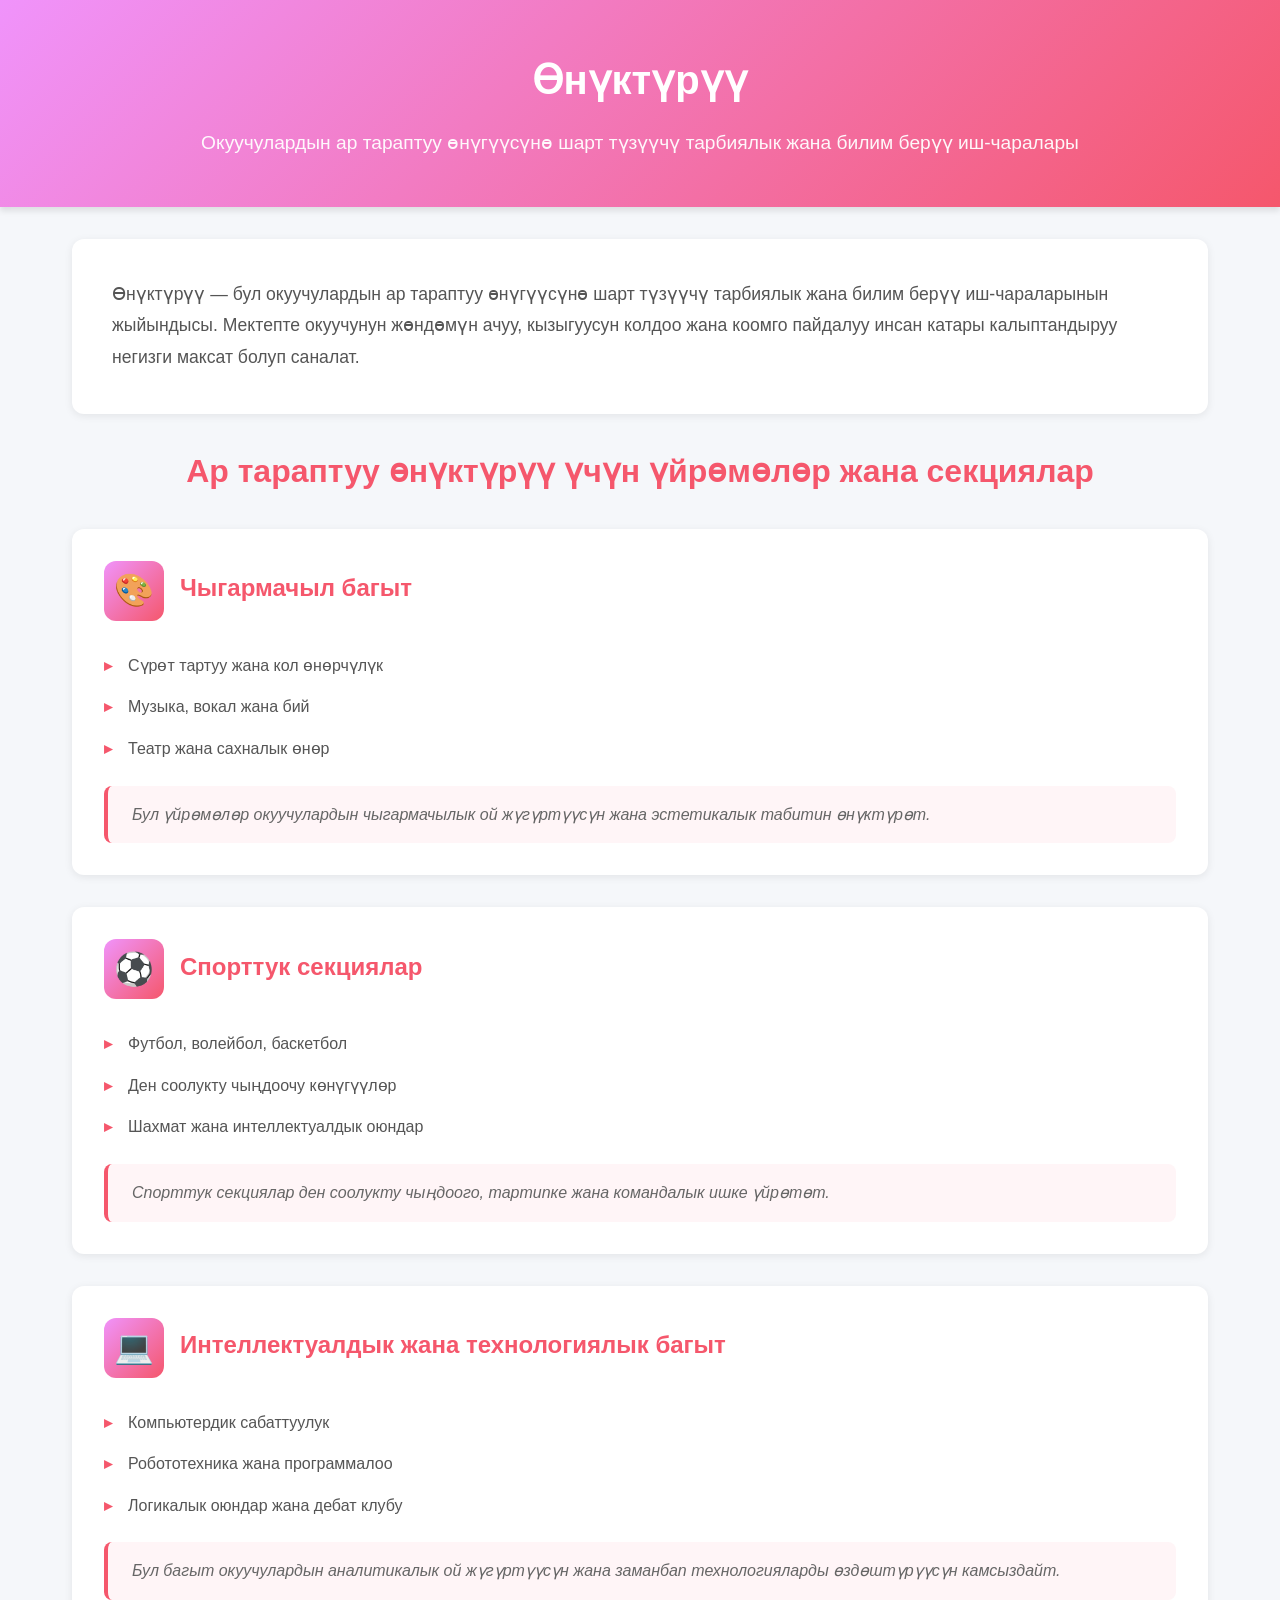
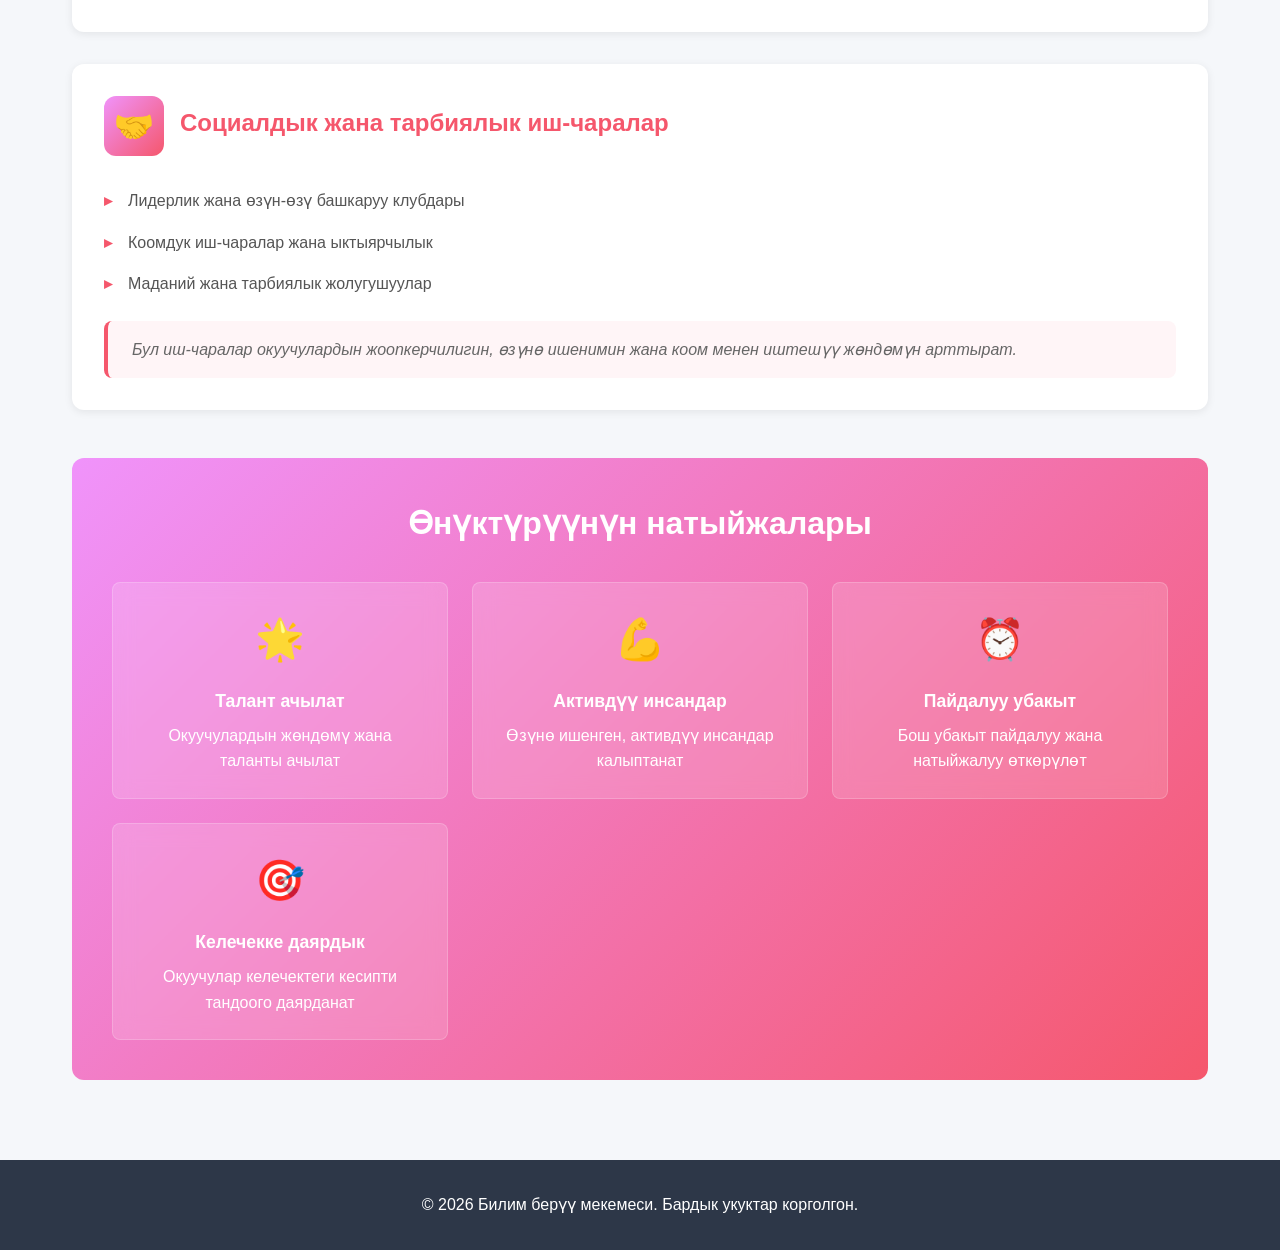
<file: ddd/on.html>
<!DOCTYPE html>
<html lang="ky">
<head>
    <meta charset="UTF-8">
    <meta name="viewport" content="width=device-width, initial-scale=1.0">
    <title>Өнүктүрүү - Билим берүү мекемеси</title>
    <style>
        * {
            margin: 0;
            padding: 0;
            box-sizing: border-box;
        }

        body {
            font-family: 'Segoe UI', Tahoma, Geneva, Verdana, sans-serif;
            line-height: 1.6;
            color: #333;
            background: #f5f7fa;
        }

        .header {
            background: linear-gradient(135deg, #f093fb 0%, #f5576c 100%);
            color: white;
            padding: 3rem 2rem;
            text-align: center;
            box-shadow: 0 4px 6px rgba(0,0,0,0.1);
        }

        .header h1 {
            font-size: 2.5rem;
            margin-bottom: 1rem;
            font-weight: 700;
        }

        .header p {
            font-size: 1.2rem;
            max-width: 900px;
            margin: 0 auto;
            opacity: 0.95;
        }

        .container {
            max-width: 1200px;
            margin: 0 auto;
            padding: 2rem;
        }

        .intro-section {
            background: white;
            padding: 2.5rem;
            border-radius: 12px;
            box-shadow: 0 2px 8px rgba(0,0,0,0.08);
            margin-bottom: 2rem;
        }

        .intro-section p {
            font-size: 1.1rem;
            color: #555;
            line-height: 1.8;
        }

        .programs-section {
            margin-bottom: 3rem;
        }

        .programs-section > h2 {
            text-align: center;
            color: #f5576c;
            font-size: 2rem;
            margin-bottom: 2rem;
        }

        .program-card {
            background: white;
            padding: 2rem;
            border-radius: 12px;
            box-shadow: 0 2px 8px rgba(0,0,0,0.08);
            margin-bottom: 2rem;
            transition: transform 0.3s ease, box-shadow 0.3s ease;
        }

        .program-card:hover {
            transform: translateY(-5px);
            box-shadow: 0 4px 16px rgba(0,0,0,0.15);
        }

        .program-header {
            display: flex;
            align-items: center;
            gap: 1rem;
            margin-bottom: 1.5rem;
        }

        .program-icon {
            width: 60px;
            height: 60px;
            background: linear-gradient(135deg, #f093fb 0%, #f5576c 100%);
            border-radius: 12px;
            display: flex;
            align-items: center;
            justify-content: center;
            font-size: 2rem;
            flex-shrink: 0;
        }

        .program-title {
            flex: 1;
        }

        .program-title h3 {
            color: #f5576c;
            font-size: 1.5rem;
            margin-bottom: 0.3rem;
        }

        .program-content ul {
            list-style: none;
            margin-bottom: 1rem;
        }

        .program-content li {
            padding: 0.5rem 0;
            padding-left: 1.5rem;
            position: relative;
            color: #555;
        }

        .program-content li:before {
            content: "▸";
            position: absolute;
            left: 0;
            color: #f5576c;
            font-weight: bold;
        }

        .program-description {
            background: #fff5f7;
            padding: 1rem 1.5rem;
            border-radius: 8px;
            border-left: 4px solid #f5576c;
            margin-top: 1rem;
            color: #666;
            font-style: italic;
        }

        .results-section {
            background: linear-gradient(135deg, #f093fb 0%, #f5576c 100%);
            color: white;
            padding: 2.5rem;
            border-radius: 12px;
            margin-top: 2rem;
        }

        .results-section h2 {
            text-align: center;
            margin-bottom: 2rem;
            font-size: 2rem;
        }

        .results-grid {
            display: grid;
            grid-template-columns: repeat(auto-fit, minmax(250px, 1fr));
            gap: 1.5rem;
        }

        .result-item {
            background: rgba(255,255,255,0.15);
            padding: 1.5rem;
            border-radius: 8px;
            backdrop-filter: blur(10px);
            border: 1px solid rgba(255,255,255,0.2);
            text-align: center;
        }

        .result-icon {
            font-size: 2.5rem;
            margin-bottom: 1rem;
        }

        .result-item h3 {
            margin-bottom: 0.5rem;
            font-size: 1.1rem;
        }

        footer {
            background: #2d3748;
            color: white;
            text-align: center;
            padding: 2rem;
            margin-top: 3rem;
        }

        @media (max-width: 768px) {
            .header h1 {
                font-size: 2rem;
            }

            .header p {
                font-size: 1rem;
            }

            .container {
                padding: 1rem;
            }

            .program-header {
                flex-direction: column;
                text-align: center;
            }

            .results-grid {
                grid-template-columns: 1fr;
            }
        }
    </style>
</head>
<body>
    <header class="header">
        <h1>Өнүктүрүү</h1>
        <p>Окуучулардын ар тараптуу өнүгүүсүнө шарт түзүүчү тарбиялык жана билим берүү иш-чаралары</p>
    </header>

    <div class="container">
        <div class="intro-section">
            <p>
                Өнүктүрүү — бул окуучулардын ар тараптуу өнүгүүсүнө шарт түзүүчү тарбиялык жана билим берүү 
                иш-чараларынын жыйындысы. Мектепте окуучунун жөндөмүн ачуу, кызыгуусун колдоо жана коомго 
                пайдалуу инсан катары калыптандыруу негизги максат болуп саналат.
            </p>
        </div>

        <div class="programs-section">
            <h2>Ар тараптуу өнүктүрүү үчүн үйрөмөлөр жана секциялар</h2>

            <div class="program-card">
                <div class="program-header">
                    <div class="program-icon">🎨</div>
                    <div class="program-title">
                        <h3>Чыгармачыл багыт</h3>
                    </div>
                </div>
                <div class="program-content">
                    <ul>
                        <li>Сүрөт тартуу жана кол өнөрчүлүк</li>
                        <li>Музыка, вокал жана бий</li>
                        <li>Театр жана сахналык өнөр</li>
                    </ul>
                    <div class="program-description">
                        Бул үйрөмөлөр окуучулардын чыгармачылык ой жүгүртүүсүн жана эстетикалык табитин өнүктүрөт.
                    </div>
                </div>
            </div>

            <div class="program-card">
                <div class="program-header">
                    <div class="program-icon">⚽</div>
                    <div class="program-title">
                        <h3>Спорттук секциялар</h3>
                    </div>
                </div>
                <div class="program-content">
                    <ul>
                        <li>Футбол, волейбол, баскетбол</li>
                        <li>Ден соолукту чыңдоочу көнүгүүлөр</li>
                        <li>Шахмат жана интеллектуалдык оюндар</li>
                    </ul>
                    <div class="program-description">
                        Спорттук секциялар ден соолукту чыңдоого, тартипке жана командалык ишке үйрөтөт.
                    </div>
                </div>
            </div>

            <div class="program-card">
                <div class="program-header">
                    <div class="program-icon">💻</div>
                    <div class="program-title">
                        <h3>Интеллектуалдык жана технологиялык багыт</h3>
                    </div>
                </div>
                <div class="program-content">
                    <ul>
                        <li>Компьютердик сабаттуулук</li>
                        <li>Робототехника жана программалоо</li>
                        <li>Логикалык оюндар жана дебат клубу</li>
                    </ul>
                    <div class="program-description">
                        Бул багыт окуучулардын аналитикалык ой жүгүртүүсүн жана заманбап технологияларды өздөштүрүүсүн камсыздайт.
                    </div>
                </div>
            </div>

            <div class="program-card">
                <div class="program-header">
                    <div class="program-icon">🤝</div>
                    <div class="program-title">
                        <h3>Социалдык жана тарбиялык иш-чаралар</h3>
                    </div>
                </div>
                <div class="program-content">
                    <ul>
                        <li>Лидерлик жана өзүн-өзү башкаруу клубдары</li>
                        <li>Коомдук иш-чаралар жана ыктыярчылык</li>
                        <li>Маданий жана тарбиялык жолугушуулар</li>
                    </ul>
                    <div class="program-description">
                        Бул иш-чаралар окуучулардын жоопкерчилигин, өзүнө ишенимин жана коом менен иштешүү жөндөмүн арттырат.
                    </div>
                </div>
            </div>
        </div>

        <div class="results-section">
            <h2>Өнүктүрүүнүн натыйжалары</h2>
            <div class="results-grid">
                <div class="result-item">
                    <div class="result-icon">🌟</div>
                    <h3>Талант ачылат</h3>
                    <p>Окуучулардын жөндөмү жана таланты ачылат</p>
                </div>
                <div class="result-item">
                    <div class="result-icon">💪</div>
                    <h3>Активдүү инсандар</h3>
                    <p>Өзүнө ишенген, активдүү инсандар калыптанат</p>
                </div>
                <div class="result-item">
                    <div class="result-icon">⏰</div>
                    <h3>Пайдалуу убакыт</h3>
                    <p>Бош убакыт пайдалуу жана натыйжалуу өткөрүлөт</p>
                </div>
                <div class="result-item">
                    <div class="result-icon">🎯</div>
                    <h3>Келечекке даярдык</h3>
                    <p>Окуучулар келечектеги кесипти тандоого даярданат</p>
                </div>
            </div>
        </div>
    </div>

    <footer>
        <p>&copy; 2026 Билим берүү мекемеси. Бардык укуктар корголгон.</p>
    </footer>
</body>
</html>
</file>
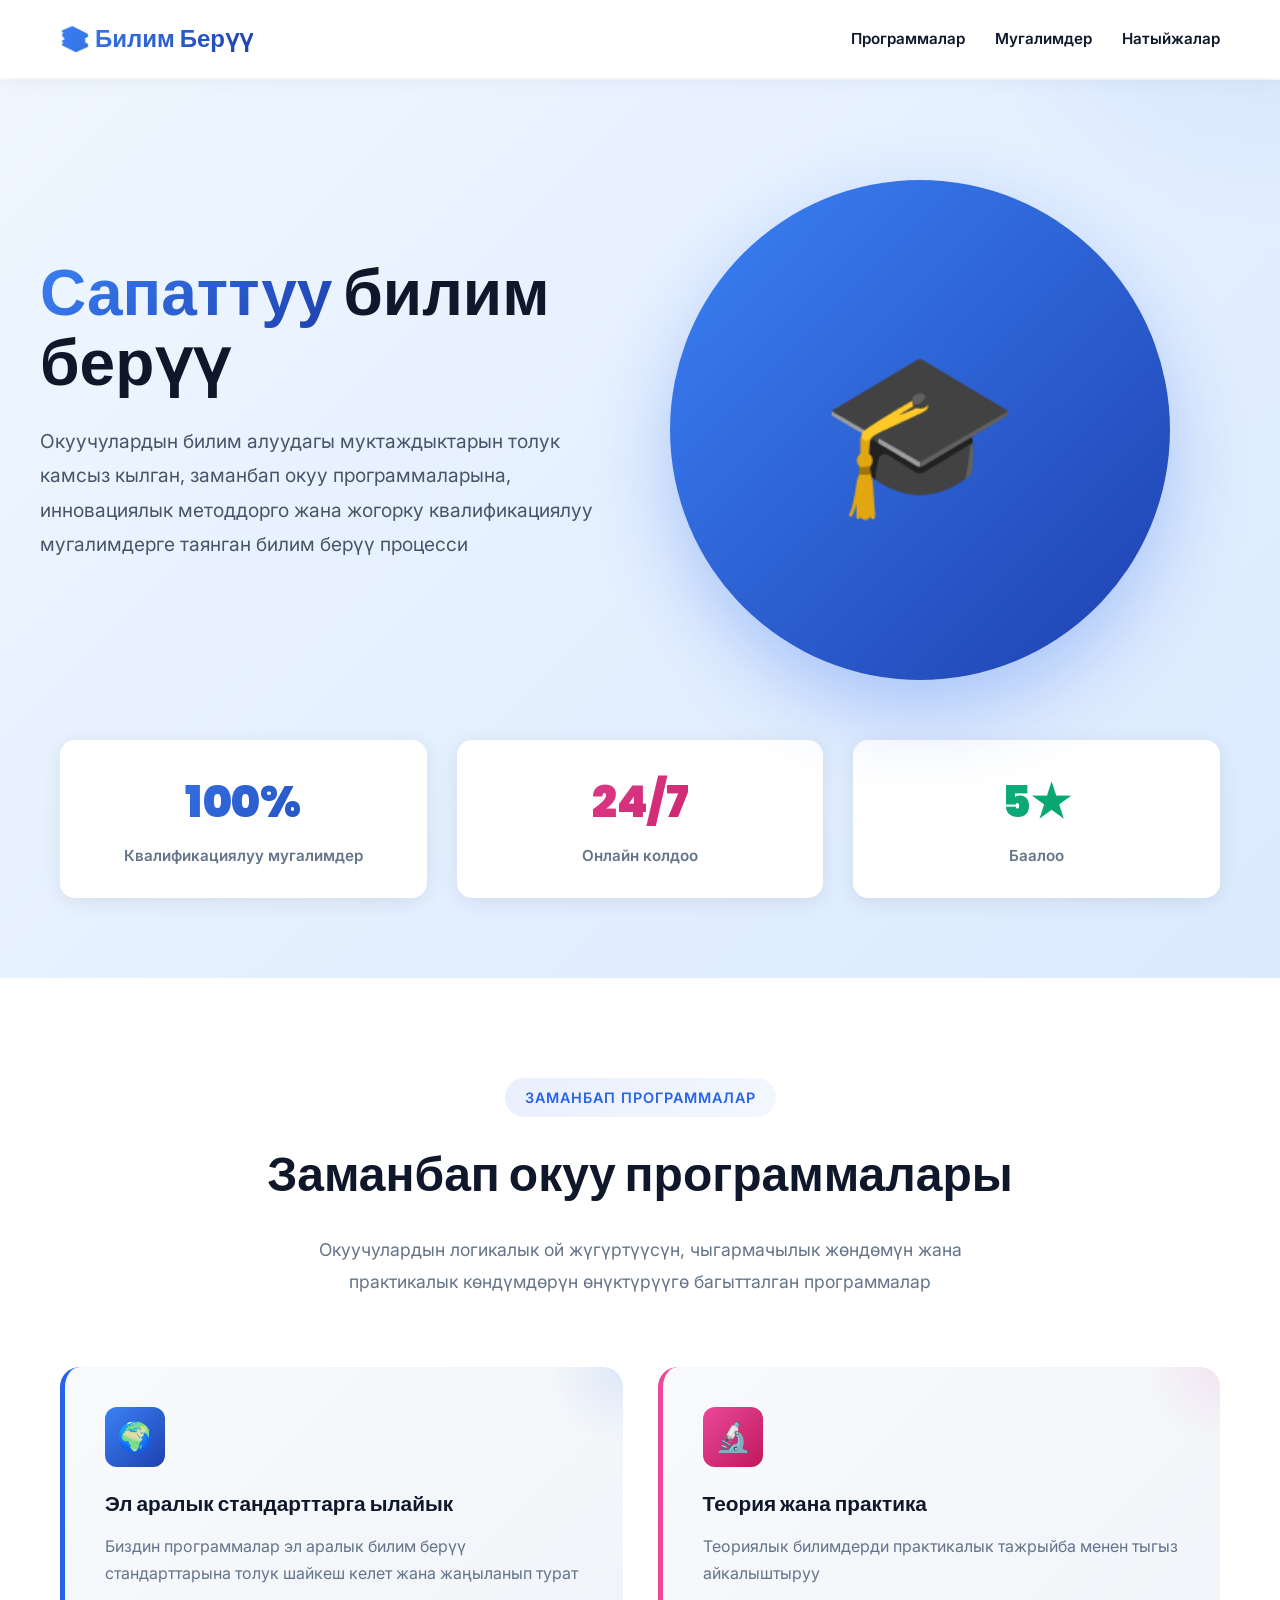
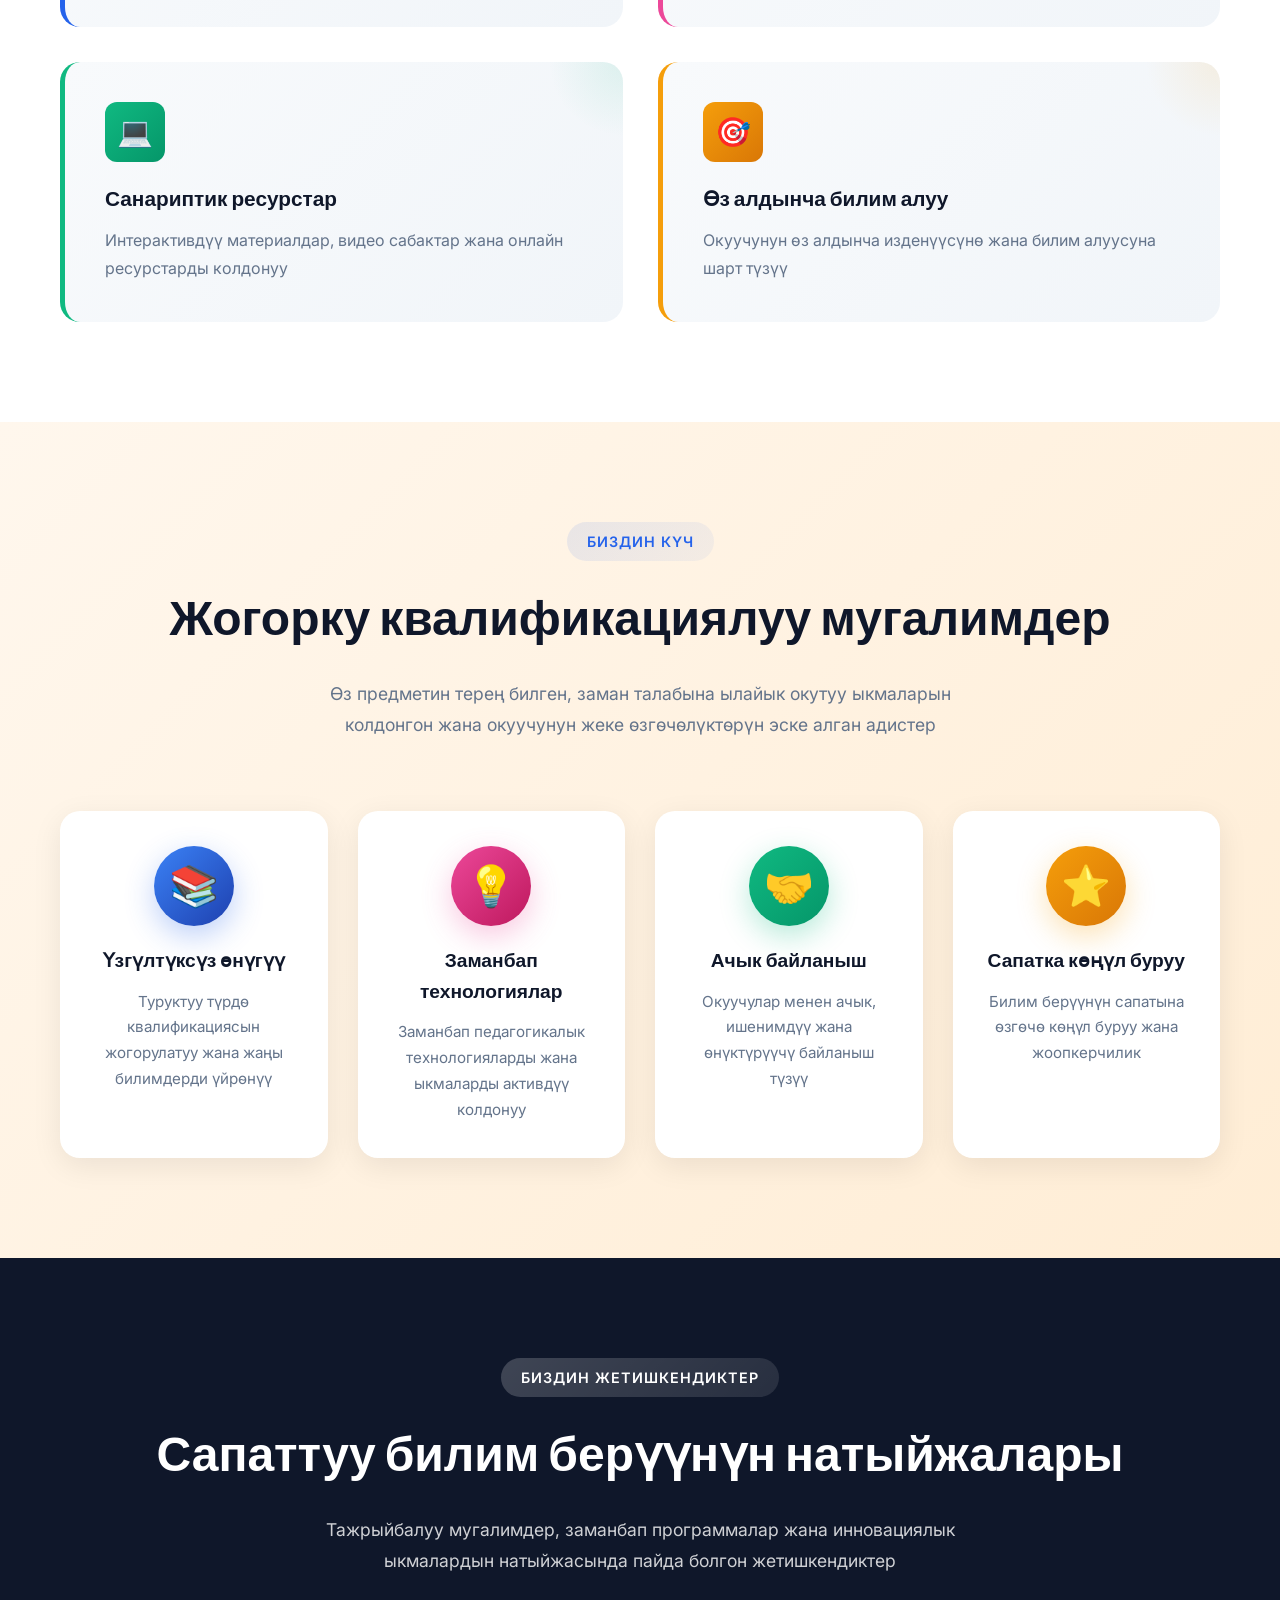
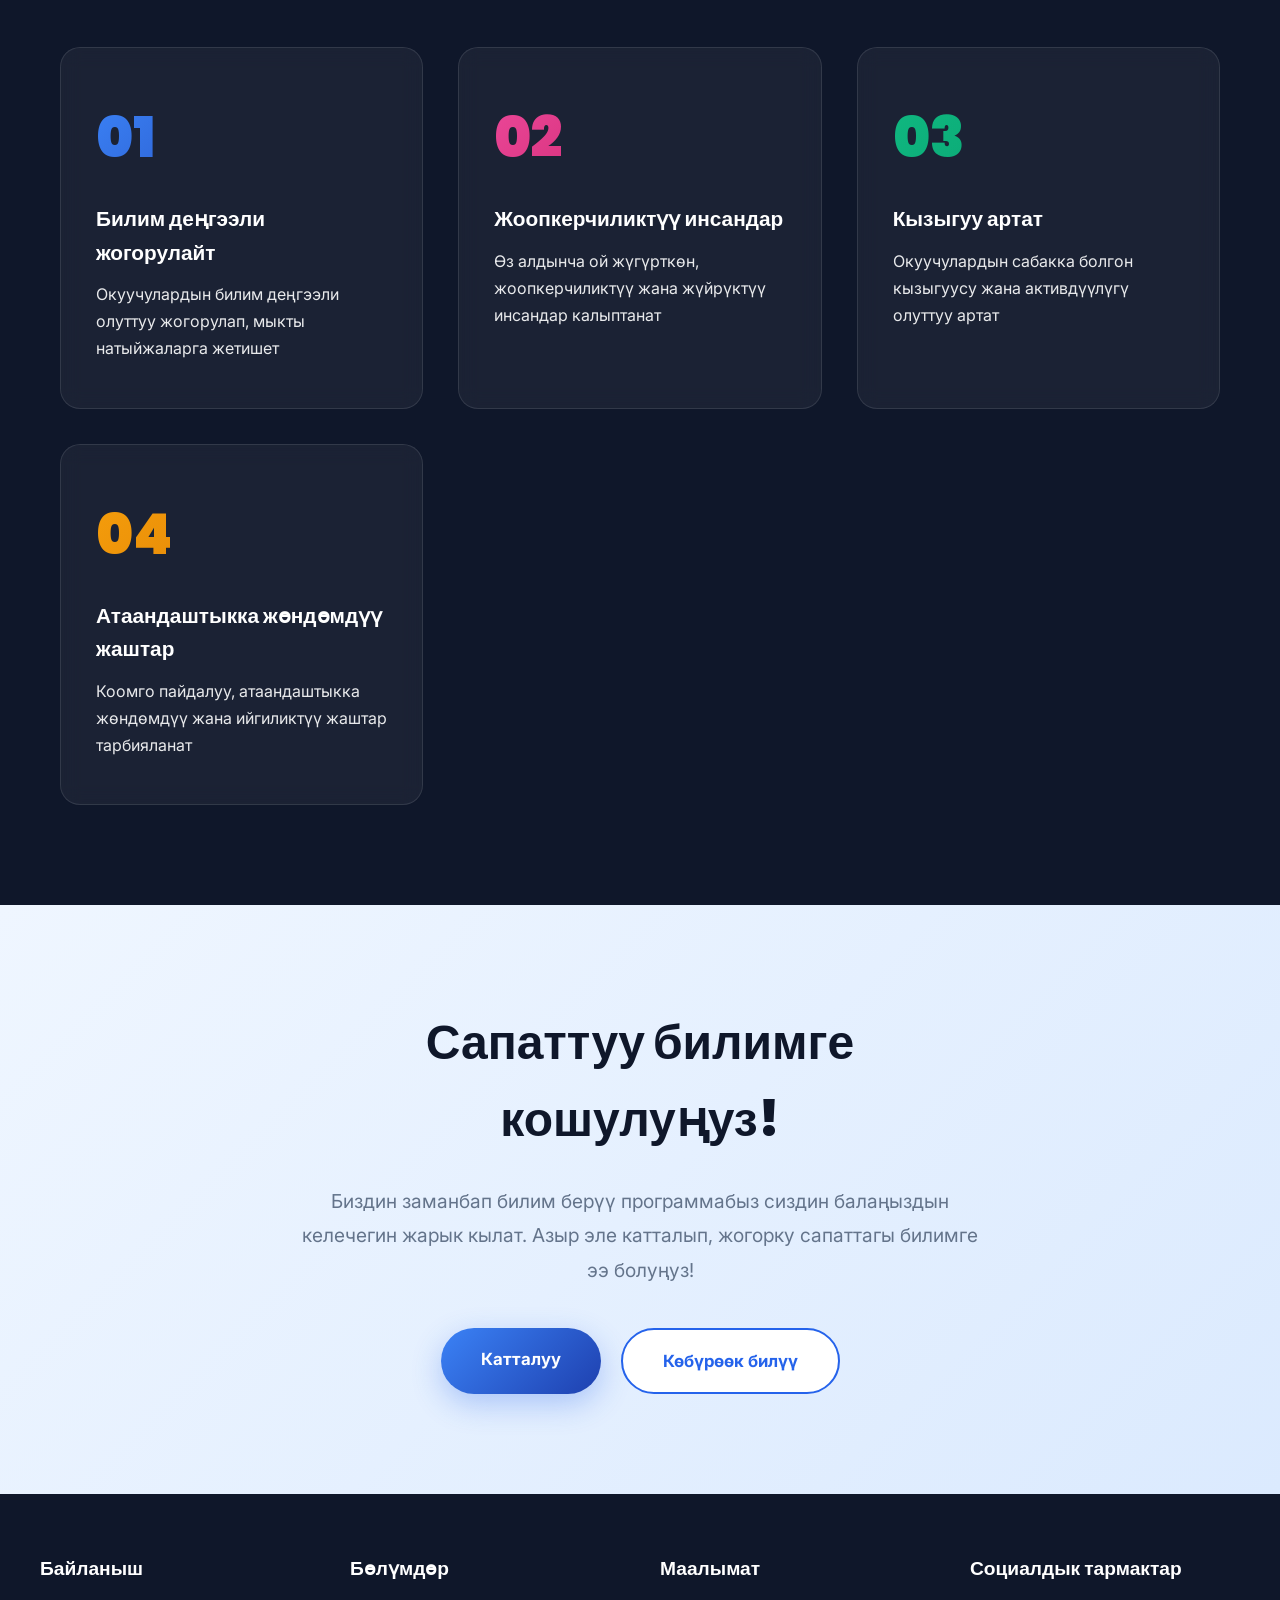
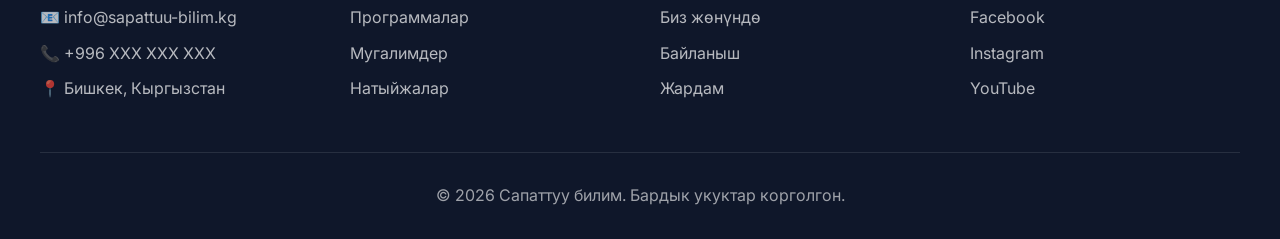
<file: ddd/sap.html>
<!DOCTYPE html>
<html lang="ky">
<head>
    <meta charset="UTF-8">
    <meta name="viewport" content="width=device-width, initial-scale=1.0">
    <title>Сапаттуу билим - Заманбап билим берүү</title>
    <style>
        @import url('https://fonts.googleapis.com/css2?family=Inter:wght@300;400;500;600;700;800;900&family=Poppins:wght@400;500;600;700;800;900&display=swap');
        
        :root {
            --primary: #2563EB;
            --secondary: #EC4899;
            --accent: #10B981;
            --orange: #F59E0B;
            --dark: #0F172A;
            --light: #F8FAFC;
            --gradient-blue: linear-gradient(135deg, #3B82F6 0%, #1E40AF 100%);
            --gradient-pink: linear-gradient(135deg, #EC4899 0%, #BE185D 100%);
            --gradient-green: linear-gradient(135deg, #10B981 0%, #059669 100%);
            --gradient-orange: linear-gradient(135deg, #F59E0B 0%, #D97706 100%);
        }
        
        * {
            margin: 0;
            padding: 0;
            box-sizing: border-box;
        }
        
        body {
            font-family: 'Inter', -apple-system, BlinkMacSystemFont, sans-serif;
            background: var(--light);
            color: var(--dark);
            line-height: 1.6;
            overflow-x: hidden;
        }
        
        /* Navigation */
        nav {
            position: fixed;
            top: 0;
            left: 0;
            right: 0;
            background: rgba(255, 255, 255, 0.95);
            backdrop-filter: blur(10px);
            box-shadow: 0 2px 20px rgba(0, 0, 0, 0.05);
            z-index: 1000;
            padding: 20px 0;
        }
        
        .nav-container {
            max-width: 1200px;
            margin: 0 auto;
            padding: 0 20px;
            display: flex;
            justify-content: space-between;
            align-items: center;
        }
        
        .logo {
            font-family: 'Poppins', sans-serif;
            font-size: 1.5rem;
            font-weight: 800;
            background: var(--gradient-blue);
            -webkit-background-clip: text;
            -webkit-text-fill-color: transparent;
            background-clip: text;
        }
        
        .nav-links {
            display: flex;
            gap: 30px;
            list-style: none;
        }
        
        .nav-links a {
            text-decoration: none;
            color: var(--dark);
            font-weight: 600;
            font-size: 0.95rem;
            transition: color 0.3s ease;
            position: relative;
        }
        
        .nav-links a::after {
            content: '';
            position: absolute;
            bottom: -5px;
            left: 0;
            width: 0;
            height: 2px;
            background: var(--primary);
            transition: width 0.3s ease;
        }
        
        .nav-links a:hover {
            color: var(--primary);
        }
        
        .nav-links a:hover::after {
            width: 100%;
        }
        
        /* Hero Section */
        .hero {
            margin-top: 80px;
            padding: 100px 20px 80px;
            background: linear-gradient(135deg, #EFF6FF 0%, #DBEAFE 100%);
            position: relative;
            overflow: hidden;
        }
        
        .hero::before {
            content: '';
            position: absolute;
            top: -50%;
            right: -20%;
            width: 600px;
            height: 600px;
            background: radial-gradient(circle, rgba(37, 99, 235, 0.1) 0%, transparent 70%);
            border-radius: 50%;
            animation: pulse 8s infinite ease-in-out;
        }
        
        @keyframes pulse {
            0%, 100% { transform: scale(1); opacity: 0.5; }
            50% { transform: scale(1.2); opacity: 0.8; }
        }
        
        .hero-container {
            max-width: 1200px;
            margin: 0 auto;
            display: grid;
            grid-template-columns: 1fr 1fr;
            gap: 60px;
            align-items: center;
            position: relative;
            z-index: 1;
        }
        
        .hero-content h1 {
            font-family: 'Poppins', sans-serif;
            font-size: clamp(2.5rem, 6vw, 4rem);
            font-weight: 900;
            line-height: 1.1;
            margin-bottom: 25px;
            color: var(--dark);
        }
        
        .hero-content .highlight {
            background: var(--gradient-blue);
            -webkit-background-clip: text;
            -webkit-text-fill-color: transparent;
            background-clip: text;
        }
        
        .hero-content p {
            font-size: 1.2rem;
            color: #475569;
            margin-bottom: 40px;
            line-height: 1.8;
        }
        
        .hero-image {
            position: relative;
        }
        
        .hero-image-circle {
            width: 100%;
            max-width: 500px;
            height: 500px;
            background: var(--gradient-blue);
            border-radius: 50%;
            position: relative;
            box-shadow: 0 30px 80px rgba(37, 99, 235, 0.3);
            display: flex;
            align-items: center;
            justify-content: center;
            font-size: 10rem;
            animation: float 4s ease-in-out infinite;
        }
        
        @keyframes float {
            0%, 100% { transform: translateY(0); }
            50% { transform: translateY(-20px); }
        }
        
        .stats-grid {
            display: grid;
            grid-template-columns: repeat(3, 1fr);
            gap: 30px;
            margin-top: 60px;
        }
        
        .stat-card {
            background: white;
            padding: 30px;
            border-radius: 15px;
            box-shadow: 0 4px 20px rgba(0, 0, 0, 0.08);
            text-align: center;
            transition: all 0.3s ease;
        }
        
        .stat-card:hover {
            transform: translateY(-5px);
            box-shadow: 0 10px 30px rgba(0, 0, 0, 0.12);
        }
        
        .stat-number {
            font-family: 'Poppins', sans-serif;
            font-size: 2.5rem;
            font-weight: 900;
            background: var(--gradient-blue);
            -webkit-background-clip: text;
            -webkit-text-fill-color: transparent;
            background-clip: text;
            margin-bottom: 10px;
        }
        
        .stat-card:nth-child(2) .stat-number {
            background: var(--gradient-pink);
            -webkit-background-clip: text;
            background-clip: text;
        }
        
        .stat-card:nth-child(3) .stat-number {
            background: var(--gradient-green);
            -webkit-background-clip: text;
            background-clip: text;
        }
        
        .stat-label {
            font-weight: 600;
            color: #64748B;
            font-size: 0.95rem;
        }
        
        /* Container */
        .container {
            max-width: 1200px;
            margin: 0 auto;
            padding: 0 20px;
        }
        
        /* Section */
        section {
            padding: 100px 0;
        }
        
        .section-header {
            text-align: center;
            margin-bottom: 70px;
        }
        
        .section-label {
            display: inline-block;
            padding: 8px 20px;
            background: linear-gradient(135deg, rgba(37, 99, 235, 0.1) 0%, rgba(37, 99, 235, 0.05) 100%);
            color: var(--primary);
            border-radius: 50px;
            font-weight: 600;
            font-size: 0.9rem;
            margin-bottom: 20px;
            text-transform: uppercase;
            letter-spacing: 1px;
        }
        
        .section-title {
            font-family: 'Poppins', sans-serif;
            font-size: clamp(2rem, 5vw, 3rem);
            font-weight: 800;
            color: var(--dark);
            margin-bottom: 20px;
        }
        
        .section-description {
            font-size: 1.1rem;
            color: #64748B;
            max-width: 700px;
            margin: 0 auto;
            line-height: 1.8;
        }
        
        /* Programs Section */
        .programs-section {
            background: white;
        }
        
        .programs-grid {
            display: grid;
            grid-template-columns: repeat(2, 1fr);
            gap: 35px;
        }
        
        .program-card {
            background: linear-gradient(135deg, #F8FAFC 0%, #F1F5F9 100%);
            padding: 40px;
            border-radius: 20px;
            border-left: 5px solid var(--primary);
            transition: all 0.4s cubic-bezier(0.4, 0, 0.2, 1);
            position: relative;
            overflow: hidden;
        }
        
        .program-card::before {
            content: '';
            position: absolute;
            top: 0;
            right: 0;
            width: 150px;
            height: 150px;
            background: radial-gradient(circle, rgba(37, 99, 235, 0.1) 0%, transparent 70%);
            transform: translate(50%, -50%);
            transition: all 0.4s ease;
        }
        
        .program-card:hover::before {
            width: 250px;
            height: 250px;
        }
        
        .program-card:nth-child(2) {
            border-left-color: var(--secondary);
        }
        
        .program-card:nth-child(2)::before {
            background: radial-gradient(circle, rgba(236, 72, 153, 0.1) 0%, transparent 70%);
        }
        
        .program-card:nth-child(3) {
            border-left-color: var(--accent);
        }
        
        .program-card:nth-child(3)::before {
            background: radial-gradient(circle, rgba(16, 185, 129, 0.1) 0%, transparent 70%);
        }
        
        .program-card:nth-child(4) {
            border-left-color: var(--orange);
        }
        
        .program-card:nth-child(4)::before {
            background: radial-gradient(circle, rgba(245, 158, 11, 0.1) 0%, transparent 70%);
        }
        
        .program-card:hover {
            transform: translateX(10px);
            box-shadow: 0 15px 40px rgba(0, 0, 0, 0.1);
        }
        
        .program-icon {
            width: 60px;
            height: 60px;
            background: var(--gradient-blue);
            border-radius: 12px;
            display: flex;
            align-items: center;
            justify-content: center;
            font-size: 1.8rem;
            margin-bottom: 20px;
            position: relative;
            z-index: 1;
        }
        
        .program-card:nth-child(2) .program-icon {
            background: var(--gradient-pink);
        }
        
        .program-card:nth-child(3) .program-icon {
            background: var(--gradient-green);
        }
        
        .program-card:nth-child(4) .program-icon {
            background: var(--gradient-orange);
        }
        
        .program-card h3 {
            font-family: 'Poppins', sans-serif;
            font-size: 1.3rem;
            font-weight: 700;
            margin-bottom: 12px;
            color: var(--dark);
            position: relative;
            z-index: 1;
        }
        
        .program-card p {
            color: #64748B;
            line-height: 1.7;
            position: relative;
            z-index: 1;
        }
        
        /* Teachers Section */
        .teachers-section {
            background: linear-gradient(135deg, #FFF7ED 0%, #FFEDD5 100%);
        }
        
        .teachers-grid {
            display: grid;
            grid-template-columns: repeat(auto-fit, minmax(250px, 1fr));
            gap: 30px;
        }
        
        .teacher-card {
            background: white;
            padding: 35px;
            border-radius: 20px;
            text-align: center;
            box-shadow: 0 8px 30px rgba(0, 0, 0, 0.08);
            transition: all 0.4s ease;
            position: relative;
        }
        
        .teacher-card::before {
            content: '';
            position: absolute;
            top: 0;
            left: 0;
            right: 0;
            height: 5px;
            background: var(--gradient-blue);
            border-radius: 20px 20px 0 0;
            transform: scaleX(0);
            transition: transform 0.4s ease;
        }
        
        .teacher-card:nth-child(2)::before { background: var(--gradient-pink); }
        .teacher-card:nth-child(3)::before { background: var(--gradient-green); }
        .teacher-card:nth-child(4)::before { background: var(--gradient-orange); }
        
        .teacher-card:hover {
            transform: translateY(-10px);
            box-shadow: 0 20px 50px rgba(0, 0, 0, 0.15);
        }
        
        .teacher-card:hover::before {
            transform: scaleX(1);
        }
        
        .teacher-avatar {
            width: 80px;
            height: 80px;
            background: var(--gradient-blue);
            border-radius: 50%;
            display: flex;
            align-items: center;
            justify-content: center;
            font-size: 2.5rem;
            margin: 0 auto 20px;
            box-shadow: 0 10px 30px rgba(37, 99, 235, 0.3);
        }
        
        .teacher-card:nth-child(2) .teacher-avatar {
            background: var(--gradient-pink);
            box-shadow: 0 10px 30px rgba(236, 72, 153, 0.3);
        }
        
        .teacher-card:nth-child(3) .teacher-avatar {
            background: var(--gradient-green);
            box-shadow: 0 10px 30px rgba(16, 185, 129, 0.3);
        }
        
        .teacher-card:nth-child(4) .teacher-avatar {
            background: var(--gradient-orange);
            box-shadow: 0 10px 30px rgba(245, 158, 11, 0.3);
        }
        
        .teacher-card h4 {
            font-family: 'Poppins', sans-serif;
            font-size: 1.2rem;
            font-weight: 700;
            margin-bottom: 12px;
            color: var(--dark);
        }
        
        .teacher-card p {
            color: #64748B;
            line-height: 1.7;
            font-size: 0.95rem;
        }
        
        /* Results Section */
        .results-section {
            background: var(--dark);
            color: white;
        }
        
        .results-section .section-label {
            background: linear-gradient(135deg, rgba(255, 255, 255, 0.2) 0%, rgba(255, 255, 255, 0.1) 100%);
            color: white;
        }
        
        .results-section .section-title {
            color: white;
        }
        
        .results-section .section-description {
            color: rgba(255, 255, 255, 0.8);
        }
        
        .results-grid {
            display: grid;
            grid-template-columns: repeat(auto-fit, minmax(280px, 1fr));
            gap: 35px;
        }
        
        .result-card {
            background: rgba(255, 255, 255, 0.05);
            backdrop-filter: blur(10px);
            padding: 45px 35px;
            border-radius: 20px;
            border: 1px solid rgba(255, 255, 255, 0.1);
            transition: all 0.4s ease;
            position: relative;
            overflow: hidden;
        }
        
        .result-card::before {
            content: '';
            position: absolute;
            top: -50%;
            left: -50%;
            width: 200%;
            height: 200%;
            background: radial-gradient(circle, rgba(255, 255, 255, 0.1) 0%, transparent 70%);
            opacity: 0;
            transition: opacity 0.4s ease;
        }
        
        .result-card:hover::before {
            opacity: 1;
        }
        
        .result-card:hover {
            background: rgba(255, 255, 255, 0.08);
            transform: scale(1.05);
            border-color: rgba(255, 255, 255, 0.2);
        }
        
        .result-number {
            font-family: 'Poppins', sans-serif;
            font-size: 3.5rem;
            font-weight: 900;
            background: var(--gradient-blue);
            -webkit-background-clip: text;
            -webkit-text-fill-color: transparent;
            background-clip: text;
            margin-bottom: 20px;
            position: relative;
            z-index: 1;
        }
        
        .result-card:nth-child(2) .result-number {
            background: var(--gradient-pink);
            -webkit-background-clip: text;
            background-clip: text;
        }
        
        .result-card:nth-child(3) .result-number {
            background: var(--gradient-green);
            -webkit-background-clip: text;
            background-clip: text;
        }
        
        .result-card:nth-child(4) .result-number {
            background: var(--gradient-orange);
            -webkit-background-clip: text;
            background-clip: text;
        }
        
        .result-card h3 {
            font-family: 'Poppins', sans-serif;
            font-size: 1.3rem;
            font-weight: 700;
            margin-bottom: 12px;
            position: relative;
            z-index: 1;
        }
        
        .result-card p {
            opacity: 0.9;
            line-height: 1.7;
            position: relative;
            z-index: 1;
        }
        
        /* CTA Section */
        .cta-section {
            background: linear-gradient(135deg, #EFF6FF 0%, #DBEAFE 100%);
            text-align: center;
            padding: 100px 20px;
        }
        
        .cta-content {
            max-width: 700px;
            margin: 0 auto;
        }
        
        .cta-content h2 {
            font-family: 'Poppins', sans-serif;
            font-size: clamp(2rem, 5vw, 3rem);
            font-weight: 900;
            margin-bottom: 25px;
            color: var(--dark);
        }
        
        .cta-content p {
            font-size: 1.2rem;
            color: #64748B;
            margin-bottom: 40px;
            line-height: 1.8;
        }
        
        .cta-buttons {
            display: flex;
            gap: 20px;
            justify-content: center;
            flex-wrap: wrap;
        }
        
        .btn-primary,
        .btn-secondary {
            padding: 18px 40px;
            border-radius: 50px;
            font-weight: 700;
            font-size: 1.05rem;
            text-decoration: none;
            transition: all 0.3s ease;
            display: inline-block;
        }
        
        .btn-primary {
            background: var(--gradient-blue);
            color: white;
            box-shadow: 0 10px 30px rgba(37, 99, 235, 0.3);
        }
        
        .btn-primary:hover {
            transform: translateY(-3px);
            box-shadow: 0 15px 40px rgba(37, 99, 235, 0.4);
        }
        
        .btn-secondary {
            background: white;
            color: var(--primary);
            border: 2px solid var(--primary);
        }
        
        .btn-secondary:hover {
            background: var(--primary);
            color: white;
            transform: translateY(-3px);
        }
        
        /* Footer */
        footer {
            background: var(--dark);
            color: white;
            padding: 60px 20px 30px;
        }
        
        .footer-content {
            max-width: 1200px;
            margin: 0 auto;
            display: grid;
            grid-template-columns: repeat(auto-fit, minmax(250px, 1fr));
            gap: 40px;
            margin-bottom: 40px;
        }
        
        .footer-section h4 {
            font-family: 'Poppins', sans-serif;
            font-size: 1.2rem;
            font-weight: 700;
            margin-bottom: 20px;
        }
        
        .footer-section p,
        .footer-section a {
            color: rgba(255, 255, 255, 0.7);
            text-decoration: none;
            display: block;
            margin-bottom: 10px;
            transition: color 0.3s ease;
        }
        
        .footer-section a:hover {
            color: white;
        }
        
        .footer-bottom {
            max-width: 1200px;
            margin: 0 auto;
            padding-top: 30px;
            border-top: 1px solid rgba(255, 255, 255, 0.1);
            text-align: center;
            color: rgba(255, 255, 255, 0.6);
        }
        
        /* Scroll Progress */
        .scroll-progress {
            position: fixed;
            top: 0;
            left: 0;
            width: 0;
            height: 3px;
            background: var(--gradient-blue);
            z-index: 9999;
            transition: width 0.1s ease;
        }
        
        /* Responsive */
        @media (max-width: 968px) {
            .hero-container {
                grid-template-columns: 1fr;
                text-align: center;
            }
            
            .hero-image {
                display: none;
            }
            
            .nav-links {
                display: none;
            }
            
            .stats-grid {
                grid-template-columns: 1fr;
            }
            
            .programs-grid {
                grid-template-columns: 1fr;
            }
            
            .cta-buttons {
                flex-direction: column;
                align-items: center;
            }
            
            .btn-primary,
            .btn-secondary {
                width: 100%;
                max-width: 300px;
            }
        }
        
        /* Animation */
        @keyframes fadeInUp {
            from {
                opacity: 0;
                transform: translateY(30px);
            }
            to {
                opacity: 1;
                transform: translateY(0);
            }
        }
        
        .fade-in {
            opacity: 0;
            animation: fadeInUp 0.8s forwards;
        }
    </style>
</head>
<body>
    <!-- Scroll Progress -->
    <div class="scroll-progress" id="scrollProgress"></div>
    
    <!-- Navigation -->
    <nav>
        <div class="nav-container">
            <div class="logo">📚 Билим Берүү</div>
            <ul class="nav-links">
                <li><a href="#programs">Программалар</a></li>
                <li><a href="#teachers">Мугалимдер</a></li>
                <li><a href="#results">Натыйжалар</a></li>
            </ul>
        </div>
    </nav>
    
    <!-- Hero Section -->
    <section class="hero">
        <div class="hero-container">
            <div class="hero-content">
                <h1>
                    <span class="highlight">Сапаттуу</span> билим берүү
                </h1>
                <p>
                    Окуучулардын билим алуудагы муктаждыктарын толук камсыз кылган, заманбап окуу программаларына, 
                    инновациялык методдорго жана жогорку квалификациялуу мугалимдерге таянган билим берүү процесси
                </p>
            </div>
            <div class="hero-image">
                <div class="hero-image-circle">🎓</div>
            </div>
        </div>
        <div class="stats-grid container" style="margin-top: 60px;">
            <div class="stat-card fade-in">
                <div class="stat-number">100%</div>
                <div class="stat-label">Квалификациялуу мугалимдер</div>
            </div>
            <div class="stat-card fade-in" style="animation-delay: 0.2s">
                <div class="stat-number">24/7</div>
                <div class="stat-label">Онлайн колдоо</div>
            </div>
            <div class="stat-card fade-in" style="animation-delay: 0.4s">
                <div class="stat-number">5★</div>
                <div class="stat-label">Баалоо</div>
            </div>
        </div>
    </section>
    
    <!-- Programs Section -->
    <section class="programs-section" id="programs">
        <div class="container">
            <div class="section-header">
                <span class="section-label">Заманбап программалар</span>
                <h2 class="section-title">Заманбап окуу программалары</h2>
                <p class="section-description">
                    Окуучулардын логикалык ой жүгүртүүсүн, чыгармачылык жөндөмүн жана практикалык көндүмдөрүн өнүктүрүүгө багытталган программалар
                </p>
            </div>
            
            <div class="programs-grid">
                <div class="program-card fade-in">
                    <div class="program-icon">🌍</div>
                    <h3>Эл аралык стандарттарга ылайык</h3>
                    <p>Биздин программалар эл аралык билим берүү стандарттарына толук шайкеш келет жана жаңыланып турат</p>
                </div>
                
                <div class="program-card fade-in" style="animation-delay: 0.1s">
                    <div class="program-icon">🔬</div>
                    <h3>Теория жана практика</h3>
                    <p>Теориялык билимдерди практикалык тажрыйба менен тыгыз айкалыштыруу</p>
                </div>
                
                <div class="program-card fade-in" style="animation-delay: 0.2s">
                    <div class="program-icon">💻</div>
                    <h3>Санариптик ресурстар</h3>
                    <p>Интерактивдүү материалдар, видео сабактар жана онлайн ресурстарды колдонуу</p>
                </div>
                
                <div class="program-card fade-in" style="animation-delay: 0.3s">
                    <div class="program-icon">🎯</div>
                    <h3>Өз алдынча билим алуу</h3>
                    <p>Окуучунун өз алдынча изденүүсүнө жана билим алуусуна шарт түзүү</p>
                </div>
            </div>
        </div>
    </section>
    
    <!-- Teachers Section -->
    <section class="teachers-section" id="teachers">
        <div class="container">
            <div class="section-header">
                <span class="section-label">Биздин күч</span>
                <h2 class="section-title">Жогорку квалификациялуу мугалимдер</h2>
                <p class="section-description">
                    Өз предметин терең билген, заман талабына ылайык окутуу ыкмаларын колдонгон жана окуучунун жеке өзгөчөлүктөрүн эске алган адистер
                </p>
            </div>
            
            <div class="teachers-grid">
                <div class="teacher-card fade-in">
                    <div class="teacher-avatar">📚</div>
                    <h4>Үзгүлтүксүз өнүгүү</h4>
                    <p>Туруктуу түрдө квалификациясын жогорулатуу жана жаңы билимдерди үйрөнүү</p>
                </div>
                
                <div class="teacher-card fade-in" style="animation-delay: 0.1s">
                    <div class="teacher-avatar">💡</div>
                    <h4>Заманбап технологиялар</h4>
                    <p>Заманбап педагогикалык технологияларды жана ыкмаларды активдүү колдонуу</p>
                </div>
                
                <div class="teacher-card fade-in" style="animation-delay: 0.2s">
                    <div class="teacher-avatar">🤝</div>
                    <h4>Ачык байланыш</h4>
                    <p>Окуучулар менен ачык, ишенимдүү жана өнүктүрүүчү байланыш түзүү</p>
                </div>
                
                <div class="teacher-card fade-in" style="animation-delay: 0.3s">
                    <div class="teacher-avatar">⭐</div>
                    <h4>Сапатка көңүл буруу</h4>
                    <p>Билим берүүнүн сапатына өзгөчө көңүл буруу жана жоопкерчилик</p>
                </div>
            </div>
        </div>
    </section>
    
    <!-- Results Section -->
    <section class="results-section" id="results">
        <div class="container">
            <div class="section-header">
                <span class="section-label">Биздин жетишкендиктер</span>
                <h2 class="section-title">Сапаттуу билим берүүнүн натыйжалары</h2>
                <p class="section-description">
                    Тажрыйбалуу мугалимдер, заманбап программалар жана инновациялык ыкмалардын натыйжасында пайда болгон жетишкендиктер
                </p>
            </div>
            
            <div class="results-grid">
                <div class="result-card fade-in">
                    <div class="result-number">01</div>
                    <h3>Билим деңгээли жогорулайт</h3>
                    <p>Окуучулардын билим деңгээли олуттуу жогорулап, мыкты натыйжаларга жетишет</p>
                </div>
                
                <div class="result-card fade-in" style="animation-delay: 0.1s">
                    <div class="result-number">02</div>
                    <h3>Жоопкерчиликтүү инсандар</h3>
                    <p>Өз алдынча ой жүгүрткөн, жоопкерчиликтүү жана жүйрүктүү инсандар калыптанат</p>
                </div>
                
                <div class="result-card fade-in" style="animation-delay: 0.2s">
                    <div class="result-number">03</div>
                    <h3>Кызыгуу артат</h3>
                    <p>Окуучулардын сабакка болгон кызыгуусу жана активдүүлүгү олуттуу артат</p>
                </div>
                
                <div class="result-card fade-in" style="animation-delay: 0.3s">
                    <div class="result-number">04</div>
                    <h3>Атаандаштыкка жөндөмдүү жаштар</h3>
                    <p>Коомго пайдалуу, атаандаштыкка жөндөмдүү жана ийгиликтүү жаштар тарбияланат</p>
                </div>
            </div>
        </div>
    </section>
    
    <!-- CTA Section -->
    <section class="cta-section">
        <div class="cta-content">
            <h2>Сапаттуу билимге кошулуңуз!</h2>
            <p>
                Биздин заманбап билим берүү программабыз сиздин балаңыздын келечегин жарык кылат. 
                Азыр эле катталып, жогорку сапаттагы билимге ээ болуңуз!
            </p>
            <div class="cta-buttons">
                <a href="#" class="btn-primary">Катталуу</a>
                <a href="#" class="btn-secondary">Көбүрөөк билүү</a>
            </div>
        </div>
    </section>
    
    <!-- Footer -->
    <footer>
        <div class="footer-content">
            <div class="footer-section">
                <h4>Байланыш</h4>
                <p>📧 info@sapattuu-bilim.kg</p>
                <p>📞 +996 XXX XXX XXX</p>
                <p>📍 Бишкек, Кыргызстан</p>
            </div>
            <div class="footer-section">
                <h4>Бөлүмдөр</h4>
                <a href="#programs">Программалар</a>
                <a href="#teachers">Мугалимдер</a>
                <a href="#results">Натыйжалар</a>
            </div>
            <div class="footer-section">
                <h4>Маалымат</h4>
                <a href="#">Биз жөнүндө</a>
                <a href="#">Байланыш</a>
                <a href="#">Жардам</a>
            </div>
            <div class="footer-section">
                <h4>Социалдык тармактар</h4>
                <a href="#">Facebook</a>
                <a href="#">Instagram</a>
                <a href="#">YouTube</a>
            </div>
        </div>
        <div class="footer-bottom">
            <p>&copy; 2026 Сапаттуу билим. Бардык укуктар корголгон.</p>
        </div>
    </footer>
    
    <script>
        // Scroll Progress Bar
        window.addEventListener('scroll', () => {
            const scrollProgress = document.getElementById('scrollProgress');
            const scrollTop = window.pageYOffset || document.documentElement.scrollTop;
            const scrollHeight = document.documentElement.scrollHeight - document.documentElement.clientHeight;
            const scrollPercentage = (scrollTop / scrollHeight) * 100;
            scrollProgress.style.width = scrollPercentage + '%';
        });
        
        // Intersection Observer for fade-in animations
        const observerOptions = {
            threshold: 0.2,
            rootMargin: '0px 0px -50px 0px'
        };
        
        const observer = new IntersectionObserver((entries) => {
            entries.forEach(entry => {
                if (entry.isIntersecting) {
                    entry.target.style.animationPlayState = 'running';
                }
            });
        }, observerOptions);
        
        document.querySelectorAll('.fade-in').forEach(el => {
            el.style.animationPlayState = 'paused';
            observer.observe(el);
        });
        
        // Smooth scroll for anchor links
        document.querySelectorAll('a[href^="#"]').forEach(anchor => {
            anchor.addEventListener('click', function (e) {
                e.preventDefault();
                const target = document.querySelector(this.getAttribute('href'));
                if (target) {
                    const offsetTop = target.offsetTop - 80;
                    window.scrollTo({
                        top: offsetTop,
                        behavior: 'smooth'
                    });
                }
            });
        });
        
        // Add animation to stats on scroll
        const statsObserver = new IntersectionObserver((entries) => {
            entries.forEach(entry => {
                if (entry.isIntersecting) {
                    const statNumber = entry.target.querySelector('.stat-number');
                    if (statNumber) {
                        statNumber.style.transform = 'scale(1.1)';
                        setTimeout(() => {
                            statNumber.style.transform = 'scale(1)';
                        }, 300);
                    }
                }
            });
        }, { threshold: 0.5 });
        
        document.querySelectorAll('.stat-card').forEach(card => {
            statsObserver.observe(card);
        });
    </script>
</body>
</html>
</file>
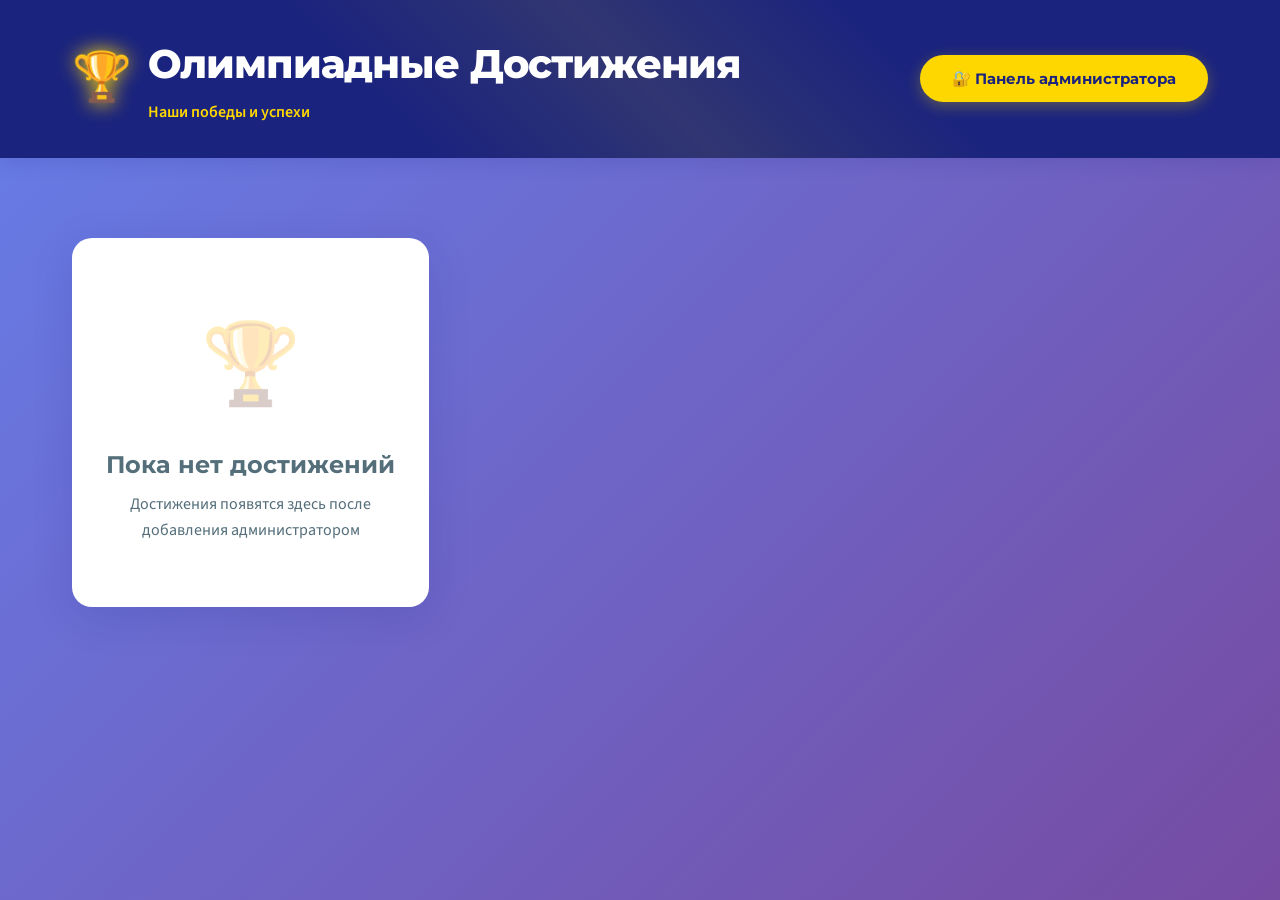
<file: ddd/section-title.html>
<!DOCTYPE html>
<html lang="ru">
<head>
    <meta charset="UTF-8">
    <meta name="viewport" content="width=device-width, initial-scale=1.0">
    <title>Олимпиадные Достижения</title>
    <link href="https://fonts.googleapis.com/css2?family=Montserrat:wght@600;700;800&family=Source+Sans+Pro:wght@400;600&display=swap" rel="stylesheet">
    <style>
        * {
            margin: 0;
            padding: 0;
            box-sizing: border-box;
        }

        :root {
            --primary: #1a237e;
            --secondary: #283593;
            --accent: #ffd700;
            --accent-dark: #ffb300;
            --bg: #f5f7fa;
            --text: #2c3e50;
            --text-light: #546e7a;
            --white: #ffffff;
            --shadow: rgba(26, 35, 126, 0.15);
            --success: #2e7d32;
            --error: #c62828;
        }

        body {
            font-family: 'Source Sans Pro', sans-serif;
            background: linear-gradient(135deg, #667eea 0%, #764ba2 100%);
            background-attachment: fixed;
            color: var(--text);
            line-height: 1.6;
            min-height: 100vh;
        }

        /* Header */
        .header {
            background: var(--primary);
            color: var(--white);
            padding: 2rem 0;
            box-shadow: 0 4px 20px var(--shadow);
            position: relative;
            overflow: hidden;
        }

        .header::before {
            content: '';
            position: absolute;
            top: 0;
            left: 0;
            right: 0;
            bottom: 0;
            background: linear-gradient(45deg, transparent 30%, rgba(255, 215, 0, 0.1) 50%, transparent 70%);
            animation: shimmer 3s infinite;
        }

        @keyframes shimmer {
            0%, 100% { transform: translateX(-100%); }
            50% { transform: translateX(100%); }
        }

        .container {
            max-width: 1200px;
            margin: 0 auto;
            padding: 0 2rem;
            position: relative;
            z-index: 1;
        }

        .header-content {
            display: flex;
            justify-content: space-between;
            align-items: center;
        }

        .logo {
            display: flex;
            align-items: center;
            gap: 1rem;
        }

        .trophy-icon {
            font-size: 3rem;
            filter: drop-shadow(0 0 10px var(--accent));
            animation: float 3s ease-in-out infinite;
        }

        @keyframes float {
            0%, 100% { transform: translateY(0); }
            50% { transform: translateY(-10px); }
        }

        h1 {
            font-family: 'Montserrat', sans-serif;
            font-size: 2.5rem;
            font-weight: 800;
            letter-spacing: -1px;
        }

        .subtitle {
            color: var(--accent);
            font-size: 1rem;
            font-weight: 600;
            margin-top: 0.25rem;
        }

        .admin-btn {
            background: var(--accent);
            color: var(--primary);
            border: none;
            padding: 0.875rem 2rem;
            font-family: 'Montserrat', sans-serif;
            font-weight: 700;
            font-size: 0.95rem;
            border-radius: 50px;
            cursor: pointer;
            transition: all 0.3s cubic-bezier(0.4, 0, 0.2, 1);
            box-shadow: 0 4px 15px rgba(255, 215, 0, 0.3);
        }

        .admin-btn:hover {
            background: var(--accent-dark);
            transform: translateY(-2px);
            box-shadow: 0 6px 25px rgba(255, 215, 0, 0.4);
        }

        /* Main Content */
        .main-content {
            padding: 3rem 0;
        }

        .achievements-grid {
            display: grid;
            grid-template-columns: repeat(auto-fill, minmax(350px, 1fr));
            gap: 2rem;
            margin-top: 2rem;
        }

        .achievement-card {
            background: var(--white);
            border-radius: 20px;
            overflow: hidden;
            box-shadow: 0 10px 40px var(--shadow);
            transition: all 0.4s cubic-bezier(0.4, 0, 0.2, 1);
            animation: fadeInUp 0.6s ease-out backwards;
        }

        .achievement-card:nth-child(1) { animation-delay: 0.1s; }
        .achievement-card:nth-child(2) { animation-delay: 0.2s; }
        .achievement-card:nth-child(3) { animation-delay: 0.3s; }
        .achievement-card:nth-child(4) { animation-delay: 0.4s; }
        .achievement-card:nth-child(5) { animation-delay: 0.5s; }
        .achievement-card:nth-child(6) { animation-delay: 0.6s; }

        @keyframes fadeInUp {
            from {
                opacity: 0;
                transform: translateY(30px);
            }
            to {
                opacity: 1;
                transform: translateY(0);
            }
        }

        .achievement-card:hover {
            transform: translateY(-10px);
            box-shadow: 0 20px 60px rgba(26, 35, 126, 0.25);
        }

        .card-image {
            width: 100%;
            height: 220px;
            object-fit: cover;
            background: linear-gradient(135deg, #667eea 0%, #764ba2 100%);
        }

        .card-content {
            padding: 1.75rem;
        }

        .medal-badge {
            display: inline-block;
            padding: 0.4rem 1rem;
            border-radius: 50px;
            font-weight: 700;
            font-size: 0.85rem;
            margin-bottom: 1rem;
            text-transform: uppercase;
            letter-spacing: 0.5px;
        }

        .gold { background: linear-gradient(135deg, #ffd700 0%, #ffed4e 100%); color: #1a237e; }
        .silver { background: linear-gradient(135deg, #c0c0c0 0%, #e8e8e8 100%); color: #1a237e; }
        .bronze { background: linear-gradient(135deg, #cd7f32 0%, #e6a65d 100%); color: #fff; }
        .participant { background: linear-gradient(135deg, #64b5f6 0%, #90caf9 100%); color: #1a237e; }

        .card-title {
            font-family: 'Montserrat', sans-serif;
            font-size: 1.5rem;
            font-weight: 700;
            margin-bottom: 0.75rem;
            color: var(--primary);
        }

        .card-meta {
            display: flex;
            gap: 1.5rem;
            margin-bottom: 1rem;
            color: var(--text-light);
            font-size: 0.95rem;
        }

        .meta-item {
            display: flex;
            align-items: center;
            gap: 0.4rem;
        }

        .card-description {
            color: var(--text);
            line-height: 1.7;
        }

        .empty-state {
            text-align: center;
            padding: 4rem 2rem;
            background: var(--white);
            border-radius: 20px;
            box-shadow: 0 10px 40px var(--shadow);
        }

        .empty-icon {
            font-size: 5rem;
            margin-bottom: 1rem;
            opacity: 0.3;
        }

        .empty-state h2 {
            font-family: 'Montserrat', sans-serif;
            color: var(--text-light);
            margin-bottom: 0.5rem;
        }

        /* Login Modal */
        .modal {
            display: none;
            position: fixed;
            top: 0;
            left: 0;
            width: 100%;
            height: 100%;
            background: rgba(0, 0, 0, 0.7);
            backdrop-filter: blur(8px);
            z-index: 1000;
            align-items: center;
            justify-content: center;
            animation: fadeIn 0.3s;
        }

        @keyframes fadeIn {
            from { opacity: 0; }
            to { opacity: 1; }
        }

        .modal.active {
            display: flex;
        }

        .modal-content {
            background: var(--white);
            padding: 3rem;
            border-radius: 24px;
            width: 90%;
            max-width: 450px;
            box-shadow: 0 20px 80px rgba(0, 0, 0, 0.3);
            animation: slideDown 0.4s cubic-bezier(0.4, 0, 0.2, 1);
        }

        @keyframes slideDown {
            from {
                opacity: 0;
                transform: translateY(-50px);
            }
            to {
                opacity: 1;
                transform: translateY(0);
            }
        }

        .modal-header {
            text-align: center;
            margin-bottom: 2rem;
        }

        .modal-header h2 {
            font-family: 'Montserrat', sans-serif;
            color: var(--primary);
            font-size: 2rem;
            margin-bottom: 0.5rem;
        }

        .form-group {
            margin-bottom: 1.5rem;
        }

        .form-group label {
            display: block;
            margin-bottom: 0.5rem;
            font-weight: 600;
            color: var(--text);
        }

        .form-group input,
        .form-group textarea,
        .form-group select {
            width: 100%;
            padding: 1rem;
            border: 2px solid #e0e0e0;
            border-radius: 12px;
            font-family: 'Source Sans Pro', sans-serif;
            font-size: 1rem;
            transition: all 0.3s;
        }

        .form-group input:focus,
        .form-group textarea:focus,
        .form-group select:focus {
            outline: none;
            border-color: var(--accent);
            box-shadow: 0 0 0 3px rgba(255, 215, 0, 0.1);
        }

        .form-group textarea {
            resize: vertical;
            min-height: 100px;
        }

        .image-preview {
            margin-top: 1rem;
            max-width: 100%;
            max-height: 200px;
            border-radius: 12px;
            display: none;
        }

        .image-preview.active {
            display: block;
        }

        .btn {
            width: 100%;
            padding: 1rem;
            border: none;
            border-radius: 12px;
            font-family: 'Montserrat', sans-serif;
            font-weight: 700;
            font-size: 1rem;
            cursor: pointer;
            transition: all 0.3s cubic-bezier(0.4, 0, 0.2, 1);
        }

        .btn-primary {
            background: var(--accent);
            color: var(--primary);
        }

        .btn-primary:hover {
            background: var(--accent-dark);
            transform: translateY(-2px);
            box-shadow: 0 6px 20px rgba(255, 215, 0, 0.3);
        }

        .btn-secondary {
            background: #e0e0e0;
            color: var(--text);
            margin-top: 0.75rem;
        }

        .btn-secondary:hover {
            background: #d0d0d0;
        }

        .btn-danger {
            background: var(--error);
            color: var(--white);
            margin-top: 0.75rem;
        }

        .btn-danger:hover {
            background: #b71c1c;
        }

        .btn-success {
            background: var(--success);
            color: var(--white);
        }

        .btn-success:hover {
            background: #1b5e20;
        }

        /* Admin Panel */
        .admin-panel {
            display: none;
        }

        .admin-panel.active {
            display: block;
        }

        .admin-header {
            display: flex;
            justify-content: space-between;
            align-items: center;
            margin-bottom: 2rem;
            background: var(--white);
            padding: 1.5rem 2rem;
            border-radius: 16px;
            box-shadow: 0 4px 20px var(--shadow);
        }

        .admin-header h2 {
            font-family: 'Montserrat', sans-serif;
            color: var(--primary);
        }

        .btn-small {
            padding: 0.75rem 1.5rem;
            font-size: 0.9rem;
        }

        .admin-table {
            background: var(--white);
            border-radius: 16px;
            overflow: hidden;
            box-shadow: 0 10px 40px var(--shadow);
        }

        table {
            width: 100%;
            border-collapse: collapse;
        }

        thead {
            background: var(--primary);
            color: var(--white);
        }

        th {
            padding: 1.25rem;
            text-align: left;
            font-family: 'Montserrat', sans-serif;
            font-weight: 700;
            text-transform: uppercase;
            font-size: 0.85rem;
            letter-spacing: 0.5px;
        }

        td {
            padding: 1.25rem;
            border-bottom: 1px solid #f0f0f0;
        }

        tbody tr {
            transition: background 0.2s;
        }

        tbody tr:hover {
            background: #f8f9fa;
        }

        .table-image {
            width: 80px;
            height: 60px;
            object-fit: cover;
            border-radius: 8px;
        }

        .action-buttons {
            display: flex;
            gap: 0.5rem;
        }

        .btn-icon {
            padding: 0.5rem 1rem;
            border: none;
            border-radius: 8px;
            cursor: pointer;
            font-weight: 600;
            font-size: 0.85rem;
            transition: all 0.3s;
        }

        .btn-edit {
            background: #1976d2;
            color: white;
        }

        .btn-edit:hover {
            background: #1565c0;
        }

        .btn-delete {
            background: var(--error);
            color: white;
        }

        .btn-delete:hover {
            background: #b71c1c;
        }

        .logout-btn {
            background: var(--text-light);
            color: var(--white);
        }

        .logout-btn:hover {
            background: #455a64;
        }

        @media (max-width: 768px) {
            h1 { font-size: 1.8rem; }
            .achievements-grid {
                grid-template-columns: 1fr;
            }
            .header-content {
                flex-direction: column;
                gap: 1.5rem;
                text-align: center;
            }
            .admin-header {
                flex-direction: column;
                gap: 1rem;
            }
            .table-responsive {
                overflow-x: auto;
            }
        }

        
    </style>
</head>
<body>
    <!-- Header -->
    <div class="header">
        <div class="container">
            <div class="header-content">
                <div class="logo">
                    <div class="trophy-icon">🏆</div>
                    <div>
                        <h1>Олимпиадные Достижения</h1>
                        <div class="subtitle">Наши победы и успехи</div>
                    </div>
                </div>
                <button class="admin-btn" onclick="openLoginModal()">
                    🔐 Панель администратора
                </button>
            </div>
        </div>
    </div>

    <!-- Main Content (Public View) -->
    <div class="main-content" id="publicView">
        <div class="container">
            <div id="achievementsContainer" class="achievements-grid"></div>
        </div>
    </div>

    <!-- Admin Panel -->
    <div class="admin-panel" id="adminPanel">
        <div class="container">
            <div class="admin-header">
                <h2>📊 Управление достижениями</h2>
                <div>
                    <button class="btn btn-success btn-small" onclick="openAddModal()">
                        ➕ Добавить достижение
                    </button>
                    <button class="btn logout-btn btn-small" onclick="logout()">
                        Выйти
                    </button>
                </div>
            </div>
            <div class="admin-table table-responsive">
                <table>
                    <thead>
                        <tr>
                            <th>Фото</th>
                            <th>Название</th>
                            <th>Ученик</th>
                            <th>Предмет</th>
                            <th>Место</th>
                            <th>Год</th>
                            <th>Действия</th>
                        </tr>
                    </thead>
                    <tbody id="adminTableBody"></tbody>
                </table>
            </div>
        </div>
    </div>

    <!-- Login Modal -->
    <div class="modal" id="loginModal">
        <div class="modal-content">
            <div class="modal-header">
                <h2>🔐 Вход</h2>
                <p style="color: var(--text-light);">Введите данные администратора</p>
            </div>
            <form onsubmit="login(event)">
                <div class="form-group">
                    <label>Логин</label>
                    <input type="text" id="loginUsername" required placeholder="admin">
                </div>
                <div class="form-group">
                    <label>Пароль</label>
                    <input type="password" id="loginPassword" required placeholder="admin123">
                </div>
                <button type="submit" class="btn btn-primary">Войти</button>
                <button type="button" class="btn btn-secondary" onclick="closeModal('loginModal')">
                    Отмена
                </button>
            </form>
        </div>
    </div>

    <!-- Add/Edit Achievement Modal -->
    <div class="modal" id="achievementModal">
        <div class="modal-content">
            <div class="modal-header">
                <h2 id="modalTitle">➕ Добавить достижение</h2>
            </div>
            <form onsubmit="saveAchievement(event)">
                <input type="hidden" id="achievementId">
                
                <div class="form-group">
                    <label>Название олимпиады *</label>
                    <input type="text" id="achievementName" required 
                           placeholder="Всероссийская олимпиада по математике">
                </div>

                <div class="form-group">
                    <label>ФИО ученика *</label>
                    <input type="text" id="studentName" required 
                           placeholder="Иванов Иван Иванович">
                </div>

                <div class="form-group">
                    <label>Предмет *</label>
                    <input type="text" id="subject" required 
                           placeholder="Математика">
                </div>

                <div class="form-group">
                    <label>Место *</label>
                    <select id="place" required>
                        <option value="">Выберите место</option>
                        <option value="gold">🥇 Золото (1 место)</option>
                        <option value="silver">🥈 Серебро (2 место)</option>
                        <option value="bronze">🥉 Бронза (3 место)</option>
                        <option value="participant">🎖️ Участник</option>
                    </select>
                </div>

                <div class="form-group">
                    <label>Год *</label>
                    <input type="number" id="year" required 
                           placeholder="2024" min="2000" max="2100">
                </div>

                <div class="form-group">
                    <label>Описание</label>
                    <textarea id="description" 
                              placeholder="Дополнительная информация о достижении..."></textarea>
                </div>

                <div class="form-group">
                    <label>Фотография</label>
                    <input type="file" id="imageUpload" accept="image/*" 
                           onchange="previewImage(event)">
                    <img id="imagePreview" class="image-preview">
                </div>

                <button type="submit" class="btn btn-primary">Сохранить</button>
                <button type="button" class="btn btn-secondary" onclick="closeModal('achievementModal')">
                    Отмена
                </button>
            </form>
        </div>
    </div>

    <script>
        // Storage keys
        const STORAGE_KEY = 'olympiad_achievements';
        const AUTH_KEY = 'olympiad_auth';
        
        // Default credentials (в реальном приложении использовать backend)
        const ADMIN_CREDENTIALS = {
            username: 'admin',
            password: 'admin123'
        };

        // Initialize
        document.addEventListener('DOMContentLoaded', () => {
            checkAuth();
            loadAchievements();
        });

        // Authentication
        function login(event) {
            event.preventDefault();
            const username = document.getElementById('loginUsername').value;
            const password = document.getElementById('loginPassword').value;

            if (username === ADMIN_CREDENTIALS.username && 
                password === ADMIN_CREDENTIALS.password) {
                sessionStorage.setItem(AUTH_KEY, 'true');
                closeModal('loginModal');
                showAdminPanel();
            } else {
                alert('❌ Неверный логин или пароль!');
            }
        }

        function logout() {
            sessionStorage.removeItem(AUTH_KEY);
            showPublicView();
        }

        function checkAuth() {
            if (sessionStorage.getItem(AUTH_KEY) === 'true') {
                showAdminPanel();
            }
        }

        function showAdminPanel() {
            document.getElementById('publicView').style.display = 'none';
            document.getElementById('adminPanel').classList.add('active');
            loadAdminTable();
        }

        function showPublicView() {
            document.getElementById('publicView').style.display = 'block';
            document.getElementById('adminPanel').classList.remove('active');
            loadAchievements();
        }

        // Modal controls
        function openLoginModal() {
            if (sessionStorage.getItem(AUTH_KEY) === 'true') {
                showAdminPanel();
            } else {
                document.getElementById('loginModal').classList.add('active');
            }
        }

        function openAddModal() {
            document.getElementById('modalTitle').textContent = '➕ Добавить достижение';
            document.getElementById('achievementId').value = '';
            document.getElementById('achievementName').value = '';
            document.getElementById('studentName').value = '';
            document.getElementById('subject').value = '';
            document.getElementById('place').value = '';
            document.getElementById('year').value = '';
            document.getElementById('description').value = '';
            document.getElementById('imageUpload').value = '';
            document.getElementById('imagePreview').classList.remove('active');
            document.getElementById('achievementModal').classList.add('active');
        }

        function openEditModal(id) {
            const achievements = getAchievements();
            const achievement = achievements.find(a => a.id === id);
            
            if (achievement) {
                document.getElementById('modalTitle').textContent = '✏️ Редактировать достижение';
                document.getElementById('achievementId').value = achievement.id;
                document.getElementById('achievementName').value = achievement.name;
                document.getElementById('studentName').value = achievement.student;
                document.getElementById('subject').value = achievement.subject;
                document.getElementById('place').value = achievement.place;
                document.getElementById('year').value = achievement.year;
                document.getElementById('description').value = achievement.description || '';
                
                if (achievement.image) {
                    document.getElementById('imagePreview').src = achievement.image;
                    document.getElementById('imagePreview').classList.add('active');
                }
                
                document.getElementById('achievementModal').classList.add('active');
            }
        }

        function closeModal(modalId) {
            document.getElementById(modalId).classList.remove('active');
        }

        // Image preview
        function previewImage(event) {
            const file = event.target.files[0];
            if (file) {
                const reader = new FileReader();
                reader.onload = function(e) {
                    const preview = document.getElementById('imagePreview');
                    preview.src = e.target.result;
                    preview.classList.add('active');
                };
                reader.readAsDataURL(file);
            }
        }

        // CRUD operations
        function getAchievements() {
            const data = localStorage.getItem(STORAGE_KEY);
            return data ? JSON.parse(data) : [];
        }

        function saveAchievements(achievements) {
            localStorage.setItem(STORAGE_KEY, JSON.stringify(achievements));
        }

        function saveAchievement(event) {
            event.preventDefault();
            
            const id = document.getElementById('achievementId').value;
            const imagePreview = document.getElementById('imagePreview');
            const imageFile = document.getElementById('imageUpload').files[0];
            
            const achievement = {
                id: id || Date.now().toString(),
                name: document.getElementById('achievementName').value,
                student: document.getElementById('studentName').value,
                subject: document.getElementById('subject').value,
                place: document.getElementById('place').value,
                year: document.getElementById('year').value,
                description: document.getElementById('description').value,
                image: imagePreview.classList.contains('active') ? imagePreview.src : null
            };

            const achievements = getAchievements();
            
            if (id) {
                // Update
                const index = achievements.findIndex(a => a.id === id);
                if (index !== -1) {
                    achievements[index] = achievement;
                }
            } else {
                // Create
                achievements.push(achievement);
            }

            saveAchievements(achievements);
            closeModal('achievementModal');
            loadAdminTable();
            loadAchievements();
            
            alert('✅ Достижение успешно сохранено!');
        }

        function deleteAchievement(id) {
            if (confirm('❓ Вы уверены, что хотите удалить это достижение?')) {
                const achievements = getAchievements();
                const filtered = achievements.filter(a => a.id !== id);
                saveAchievements(filtered);
                loadAdminTable();
                loadAchievements();
                alert('✅ Достижение удалено!');
            }
        }

        // Display functions
        function loadAchievements() {
            const container = document.getElementById('achievementsContainer');
            const achievements = getAchievements();

            if (achievements.length === 0) {
                container.innerHTML = `
                    <div class="empty-state">
                        <div class="empty-icon">🏆</div>
                        <h2>Пока нет достижений</h2>
                        <p style="color: var(--text-light); margin-top: 0.5rem;">
                            Достижения появятся здесь после добавления администратором
                        </p>
                    </div>
                `;
                return;
            }

            container.innerHTML = achievements.map(achievement => `
                <div class="achievement-card">
                    ${achievement.image ? 
                        `<img src="${achievement.image}" alt="${achievement.name}" class="card-image">` :
                        `<div class="card-image"></div>`
                    }
                    <div class="card-content">
                        <span class="medal-badge ${achievement.place}">
                            ${getMedalText(achievement.place)}
                        </span>
                        <h3 class="card-title">${achievement.name}</h3>
                        <div class="card-meta">
                            <div class="meta-item">
                                <span>👤</span>
                                <span>${achievement.student}</span>
                            </div>
                            <div class="meta-item">
                                <span>📚</span>
                                <span>${achievement.subject}</span>
                            </div>
                            <div class="meta-item">
                                <span>📅</span>
                                <span>${achievement.year}</span>
                            </div>
                        </div>
                        ${achievement.description ? 
                            `<p class="card-description">${achievement.description}</p>` : ''
                        }
                    </div>
                </div>
            `).join('');
        }

        function loadAdminTable() {
            const tbody = document.getElementById('adminTableBody');
            const achievements = getAchievements();

            if (achievements.length === 0) {
                tbody.innerHTML = `
                    <tr>
                        <td colspan="7" style="text-align: center; padding: 3rem; color: var(--text-light);">
                            Нет данных для отображения
                        </td>
                    </tr>
                `;
                return;
            }

            tbody.innerHTML = achievements.map(achievement => `
                <tr>
                    <td>
                        ${achievement.image ? 
                            `<img src="${achievement.image}" class="table-image">` :
                            `<div style="width: 80px; height: 60px; background: #e0e0e0; border-radius: 8px; display: flex; align-items: center; justify-content: center; font-size: 2rem;">📷</div>`
                        }
                    </td>
                    <td><strong>${achievement.name}</strong></td>
                    <td>${achievement.student}</td>
                    <td>${achievement.subject}</td>
                    <td><span class="medal-badge ${achievement.place}">${getMedalText(achievement.place)}</span></td>
                    <td>${achievement.year}</td>
                    <td>
                        <div class="action-buttons">
                            <button class="btn-icon btn-edit" onclick="openEditModal('${achievement.id}')">
                                ✏️ Изменить
                            </button>
                            <button class="btn-icon btn-delete" onclick="deleteAchievement('${achievement.id}')">
                                🗑️ Удалить
                            </button>
                        </div>
                    </td>
                </tr>
            `).join('');
        }

        function getMedalText(place) {
            const medals = {
                'gold': '🥇 Золото',
                'silver': '🥈 Серебро',
                'bronze': '🥉 Бронза',
                'participant': '🎖️ Участник'
            };
            return medals[place] || place;
        }

        // Close modal on outside click
        document.querySelectorAll('.modal').forEach(modal => {
            modal.addEventListener('click', (e) => {
                if (e.target === modal) {
                    modal.classList.remove('active');
                }
            });
        });
    </script>
</body>
</html>
</file>
<file: style.css>
:root {
            --primary: #1e40af;
            --primary-dark: #1e3a8a;
            --secondary: #f59e0b;
            --accent: #10b981;
            --text-dark: #1f2937;
            --text-light: #6b7280;
            --bg-light: #f9fafb;
            --bg-white: #ffffff;
            --border: #e5e7eb;
            --shadow-sm: 0 1px 3px rgba(0, 0, 0, 0.1);
            --shadow-md: 0 4px 6px rgba(0, 0, 0, 0.1);
            --shadow-lg: 0 10px 25px rgba(0, 0, 0, 0.15);
        }

        * {
            margin: 0;
            padding: 0;
            box-sizing: border-box;
        }

        body {
            font-family: 'Merriweather', serif;
            color: var(--text-dark);
            line-height: 1.7;
            overflow-x: hidden;
        }

        h1, h2, h3, h4, h5, h6 {
            font-family: 'Montserrat', sans-serif;
            font-weight: 700;
            line-height: 1.2;
        }

        /* Header & Navigation */
        .header {
            background: linear-gradient(135deg, var(--primary) 0%, var(--primary-dark) 100%);
            color: white;
            padding: 1rem 0;
            position: sticky;
            top: 0;
            z-index: 1000;
            box-shadow: var(--shadow-md);
            animation: slideDown 0.5s ease-out;
        }

        @keyframes slideDown {
            from {
                transform: translateY(-100%);
                opacity: 0;
            }
            to {
                transform: translateY(0);
                opacity: 1;
            }
        }

        .header-top {
            max-width: 1200px;
            margin: 0 auto;
            padding: 0 2rem;
            display: flex;
            justify-content: space-between;
            align-items: center;
        }

        .school-logo {
            display: flex;
            align-items: center;
            gap: 1rem;
        }

        .logo-circle {
            width: 60px;
            height: 60px;
            background: white;
            border-radius: 50%;
            display: flex;
            align-items: center;
            justify-content: center;
            font-size: 1.8rem;
            font-weight: 800;
            color: var(--primary);
            box-shadow: var(--shadow-md);
        }

        .school-name h1 {
            font-size: 1.5rem;
            margin-bottom: 0.2rem;
        }

        .school-name p {
            font-size: 0.85rem;
            opacity: 0.9;
            font-family: 'Montserrat', sans-serif;
        }

        .nav-container {
            background: rgba(255, 255, 255, 0.1);
            backdrop-filter: blur(10px);
            margin-top: 1rem;
        }

        .nav {
            max-width: 1200px;
            margin: 0 auto;
            padding: 0 2rem;
        }

        .nav ul {
            list-style: none;
            display: flex;
            gap: 0.5rem;
            flex-wrap: wrap;
            justify-content: center;
        }

        .nav li a {
            color: white;
            text-decoration: none;
            padding: 0.8rem 1.2rem;
            display: block;
            font-family: 'Montserrat', sans-serif;
            font-weight: 600;
            font-size: 0.9rem;
            transition: all 0.3s ease;
            border-radius: 8px;
            position: relative;
            overflow: hidden;
        }

        .nav li a::before {
            content: '';
            position: absolute;
            bottom: 0;
            left: 0;
            width: 100%;
            height: 3px;
            background: var(--secondary);
            transform: translateX(-100%);
            transition: transform 0.3s ease;
        }

        .nav li a:hover::before {
            transform: translateX(0);
        }

        .nav li a:hover {
            background: rgba(255, 255, 255, 0.15);
        }

        /* Hero Section */
        .hero {
            background: linear-gradient(135deg, #667eea 0%, #764ba2 100%);
            color: white;
            padding: 4rem 2rem;
            text-align: center;
            position: relative;
            overflow: hidden;
        }

        .hero::before {
            content: '';
            position: absolute;
            top: 0;
            left: 0;
            right: 0;
            bottom: 0;
            background: url('data:image/svg+xml,<svg width="100" height="100" xmlns="http://www.w3.org/2000/svg"><circle cx="50" cy="50" r="2" fill="rgba(255,255,255,0.1)"/></svg>');
            opacity: 0.3;
        }

        .hero-content {
            max-width: 900px;
            margin: 0 auto;
            position: relative;
            z-index: 1;
            animation: fadeInUp 0.8s ease-out;
        }

        @keyframes fadeInUp {
            from {
                opacity: 0;
                transform: translateY(30px);
            }
            to {
                opacity: 1;
                transform: translateY(0);
            }
        }

        .hero h2 {
            font-size: 2.5rem;
            margin-bottom: 1rem;
            text-shadow: 2px 2px 4px rgba(0, 0, 0, 0.2);
        }

        .hero p {
            font-size: 1.2rem;
            margin-bottom: 2rem;
            opacity: 0.95;
        }

        .cta-buttons {
            display: flex;
            gap: 1rem;
            justify-content: center;
            flex-wrap: wrap;
        }

        .btn {
            padding: 0.9rem 2rem;
            border-radius: 50px;
            text-decoration: none;
            font-family: 'Montserrat', sans-serif;
            font-weight: 600;
            font-size: 1rem;
            transition: all 0.3s ease;
            display: inline-block;
            box-shadow: var(--shadow-md);
        }

        .btn-primary {
            background: var(--secondary);
            color: white;
        }

        .btn-primary:hover {
            background: #d97706;
            transform: translateY(-2px);
            box-shadow: var(--shadow-lg);
        }

        .btn-secondary {
            background: white;
            color: var(--primary);
        }

        .btn-secondary:hover {
            background: var(--bg-light);
            transform: translateY(-2px);
            box-shadow: var(--shadow-lg);
        }

        /* Container */
        .container {
            max-width: 1200px;
            margin: 0 auto;
            padding: 0 2rem;
        }

        /* Section */
        .section {
            padding: 4rem 0;
        }

        .section-title {
            text-align: center;
            margin-bottom: 3rem;
            position: relative;
            animation: fadeIn 0.6s ease-out;
        }

        @keyframes fadeIn {
            from { opacity: 0; }
            to { opacity: 1; }
        }

        .section-title h2 {
            font-size: 2.2rem;
            color: var(--primary);
            margin-bottom: 0.5rem;
        }

        .section-title p {
            color: var(--text-light);
            font-size: 1.1rem;
        }

        .section-title::after {
            content: '';
            display: block;
            width: 80px;
            height: 4px;
            background: var(--secondary);
            margin: 1rem auto 0;
            border-radius: 2px;
        }

        /* News Grid */
        .news-grid {
            display: grid;
            grid-template-columns: repeat(auto-fit, minmax(300px, 1fr));
            gap: 2rem;
            margin-top: 2rem;
        }

        .news-card {
            background: var(--bg-white);
            border-radius: 12px;
            overflow: hidden;
            box-shadow: var(--shadow-sm);
            transition: all 0.3s ease;
            animation: slideInUp 0.6s ease-out;
            animation-fill-mode: both;
        }

        .news-card:nth-child(1) { animation-delay: 0.1s; }
        .news-card:nth-child(2) { animation-delay: 0.2s; }
        .news-card:nth-child(3) { animation-delay: 0.3s; }

        @keyframes slideInUp {
            from {
                opacity: 0;
                transform: translateY(30px);
            }
            to {
                opacity: 1;
                transform: translateY(0);
            }
        }

        .news-card:hover {
            transform: translateY(-5px);
            box-shadow: var(--shadow-lg);
        }

        .news-image {
            width: 100%;
            height: 200px;
            background: linear-gradient(135deg, var(--primary) 0%, var(--accent) 100%);
            display: flex;
            align-items: center;
            justify-content: center;
            font-size: 3rem;
            color: white;
        }

        .news-content {
            padding: 1.5rem;
        }

        .news-date {
            color: var(--secondary);
            font-size: 0.85rem;
            font-weight: 600;
            margin-bottom: 0.5rem;
            font-family: 'Montserrat', sans-serif;
        }

        .news-content h3 {
            font-size: 1.3rem;
            margin-bottom: 0.8rem;
            color: var(--text-dark);
        }

        .news-content p {
            color: var(--text-light);
            font-size: 0.95rem;
            margin-bottom: 1rem;
        }

        .read-more {
            color: var(--primary);
            text-decoration: none;
            font-weight: 600;
            font-family: 'Montserrat', sans-serif;
            font-size: 0.9rem;
            display: inline-flex;
            align-items: center;
            gap: 0.3rem;
            transition: gap 0.3s ease;
        }

        .read-more:hover {
            gap: 0.6rem;
        }

        /* Features Section */
        .features {
            background: var(--bg-light);
        }

        .features-grid {
            display: grid;
            grid-template-columns: repeat(auto-fit, minmax(250px, 1fr));
            gap: 2rem;
        }

        .feature-card {
            text-align: center;
            padding: 2rem;
            background: var(--bg-white);
            border-radius: 12px;
            transition: all 0.3s ease;
            box-shadow: var(--shadow-sm);
        }

        .feature-card:hover {
            transform: translateY(-5px);
            box-shadow: var(--shadow-md);
        }

        .feature-icon {
            width: 80px;
            height: 80px;
            background: linear-gradient(135deg, var(--primary) 0%, var(--accent) 100%);
            border-radius: 50%;
            display: flex;
            align-items: center;
            justify-content: center;
            margin: 0 auto 1.5rem;
            font-size: 2rem;
            color: white;
            box-shadow: var(--shadow-md);
        }

        .feature-card h3 {
            font-size: 1.3rem;
            margin-bottom: 0.8rem;
            color: var(--primary);
        }

        .feature-card p {
            color: var(--text-light);
            font-size: 0.95rem;
        }

        /* Stats Section */
        .stats {
            background: linear-gradient(135deg, var(--primary) 0%, var(--primary-dark) 100%);
            color: white;
            padding: 3rem 0;
        }

        .stats-grid {
            display: grid;
            grid-template-columns: repeat(auto-fit, minmax(200px, 1fr));
            gap: 2rem;
            text-align: center;
        }

        .stat-item {
            padding: 1.5rem;
        }

        .stat-number {
            font-size: 3rem;
            font-weight: 800;
            margin-bottom: 0.5rem;
            color: var(--secondary);
            font-family: 'Montserrat', sans-serif;
        }

        .stat-label {
            font-size: 1.1rem;
            opacity: 0.9;
        }

        /* Contact Section */
        .contact-grid {
            display: grid;
            grid-template-columns: repeat(auto-fit, minmax(300px, 1fr));
            gap: 2rem;
        }

        .contact-card {
            background: var(--bg-white);
            padding: 2rem;
            border-radius: 12px;
            box-shadow: var(--shadow-sm);
            border-left: 4px solid var(--secondary);
        }

        .contact-card h3 {
            font-size: 1.3rem;
            margin-bottom: 1rem;
            color: var(--primary);
            display: flex;
            align-items: center;
            gap: 0.5rem;
        }

        .contact-icon {
            font-size: 1.5rem;
        }

        .contact-card p {
            color: var(--text-light);
            margin-bottom: 0.5rem;
        }

        .contact-card a {
            color: var(--primary);
            text-decoration: none;
            font-weight: 600;
        }

        .contact-card a:hover {
            color: var(--primary-dark);
            text-decoration: underline;
        }

        /* Footer */
        .footer {
            background: var(--text-dark);
            color: white;
            padding: 3rem 0 1.5rem;
            margin-top: 4rem;
        }

        .footer-content {
            display: grid;
            grid-template-columns: repeat(auto-fit, minmax(250px, 1fr));
            gap: 2rem;
            margin-bottom: 2rem;
        }

        .footer-section h3 {
            margin-bottom: 1rem;
            color: var(--secondary);
        }

        .footer-section p,
        .footer-section a {
            color: rgba(255, 255, 255, 0.8);
            text-decoration: none;
            display: block;
            margin-bottom: 0.5rem;
            transition: color 0.3s ease;
        }

        .footer-section a:hover {
            color: var(--secondary);
        }

        .footer-bottom {
            text-align: center;
            padding-top: 2rem;
            border-top: 1px solid rgba(255, 255, 255, 0.1);
            color: rgba(255, 255, 255, 0.6);
        }

        /* Login Button */
        .login-btn {
            background: var(--secondary);
            color: white;
            padding: 0.6rem 1.5rem;
            border-radius: 25px;
            text-decoration: none;
            font-family: 'Montserrat', sans-serif;
            font-weight: 600;
            font-size: 0.9rem;
            transition: all 0.3s ease;
            box-shadow: var(--shadow-sm);
            cursor: pointer;
        }

        .login-btn:hover {
            background: #d97706;
            transform: scale(1.05);
        }

        /* Login Modal */
        .modal {
            display: none;
            position: fixed;
            top: 0;
            left: 0;
            width: 100%;
            height: 100%;
            background: rgba(0, 0, 0, 0.7);
            z-index: 2000;
            justify-content: center;
            align-items: center;
            animation: fadeIn 0.3s ease;
        }

        .modal.active {
            display: flex;
        }

        .modal-content {
            background: white;
            padding: 2.5rem;
            border-radius: 15px;
            width: 90%;
            max-width: 450px;
            box-shadow: var(--shadow-lg);
            animation: slideInDown 0.4s ease;
        }

        @keyframes slideInDown {
            from {
                opacity: 0;
                transform: translateY(-50px);
            }
            to {
                opacity: 1;
                transform: translateY(0);
            }
        }

        .modal-header {
            display: flex;
            justify-content: space-between;
            align-items: center;
            margin-bottom: 2rem;
        }

        .modal-header h2 {
            color: var(--primary);
            font-size: 1.8rem;
        }

        .close-btn {
            background: none;
            border: none;
            font-size: 2rem;
            color: var(--text-light);
            cursor: pointer;
            transition: color 0.3s ease;
        }

        .close-btn:hover {
            color: var(--primary);
        }

        .form-group {
            margin-bottom: 1.5rem;
        }

        .form-group label {
            display: block;
            margin-bottom: 0.5rem;
            font-weight: 600;
            color: var(--text-dark);
            font-family: 'Montserrat', sans-serif;
        }

        .form-group input {
            width: 100%;
            padding: 0.9rem;
            border: 2px solid var(--border);
            border-radius: 8px;
            font-size: 1rem;
            transition: border-color 0.3s ease;
            font-family: 'Merriweather', serif;
        }

        .form-group input:focus {
            outline: none;
            border-color: var(--primary);
        }

        .submit-btn {
            width: 100%;
            padding: 1rem;
            background: var(--primary);
            color: white;
            border: none;
            border-radius: 8px;
            font-size: 1.1rem;
            font-weight: 600;
            cursor: pointer;
            transition: all 0.3s ease;
            font-family: 'Montserrat', sans-serif;
        }

        .submit-btn:hover {
            background: var(--primary-dark);
            transform: translateY(-2px);
        }

        .error-message {
            color: #dc2626;
            background: #fee2e2;
            padding: 0.8rem;
            border-radius: 8px;
            margin-bottom: 1rem;
            display: none;
            font-size: 0.9rem;
        }

        .error-message.active {
            display: block;
        }

        /* Responsive Design */
        @media (max-width: 768px) {
            .header-top {
                flex-direction: column;
                gap: 1rem;
                text-align: center;
            }

            .school-name h1 {
                font-size: 1.2rem;
            }

            .nav ul {
                flex-direction: column;
                gap: 0;
            }

            .nav li a {
                padding: 0.8rem;
            }

            .hero h2 {
                font-size: 1.8rem;
            }

            .hero p {
                font-size: 1rem;
            }

            .section-title h2 {
                font-size: 1.8rem;
            }

            .stat-number {
                font-size: 2.5rem;
            }

            .cta-buttons {
                flex-direction: column;
            }

            .modal-content {
                padding: 1.5rem;
            }
        }
        .feature-card {
    text-decoration: none;
}
</file>
